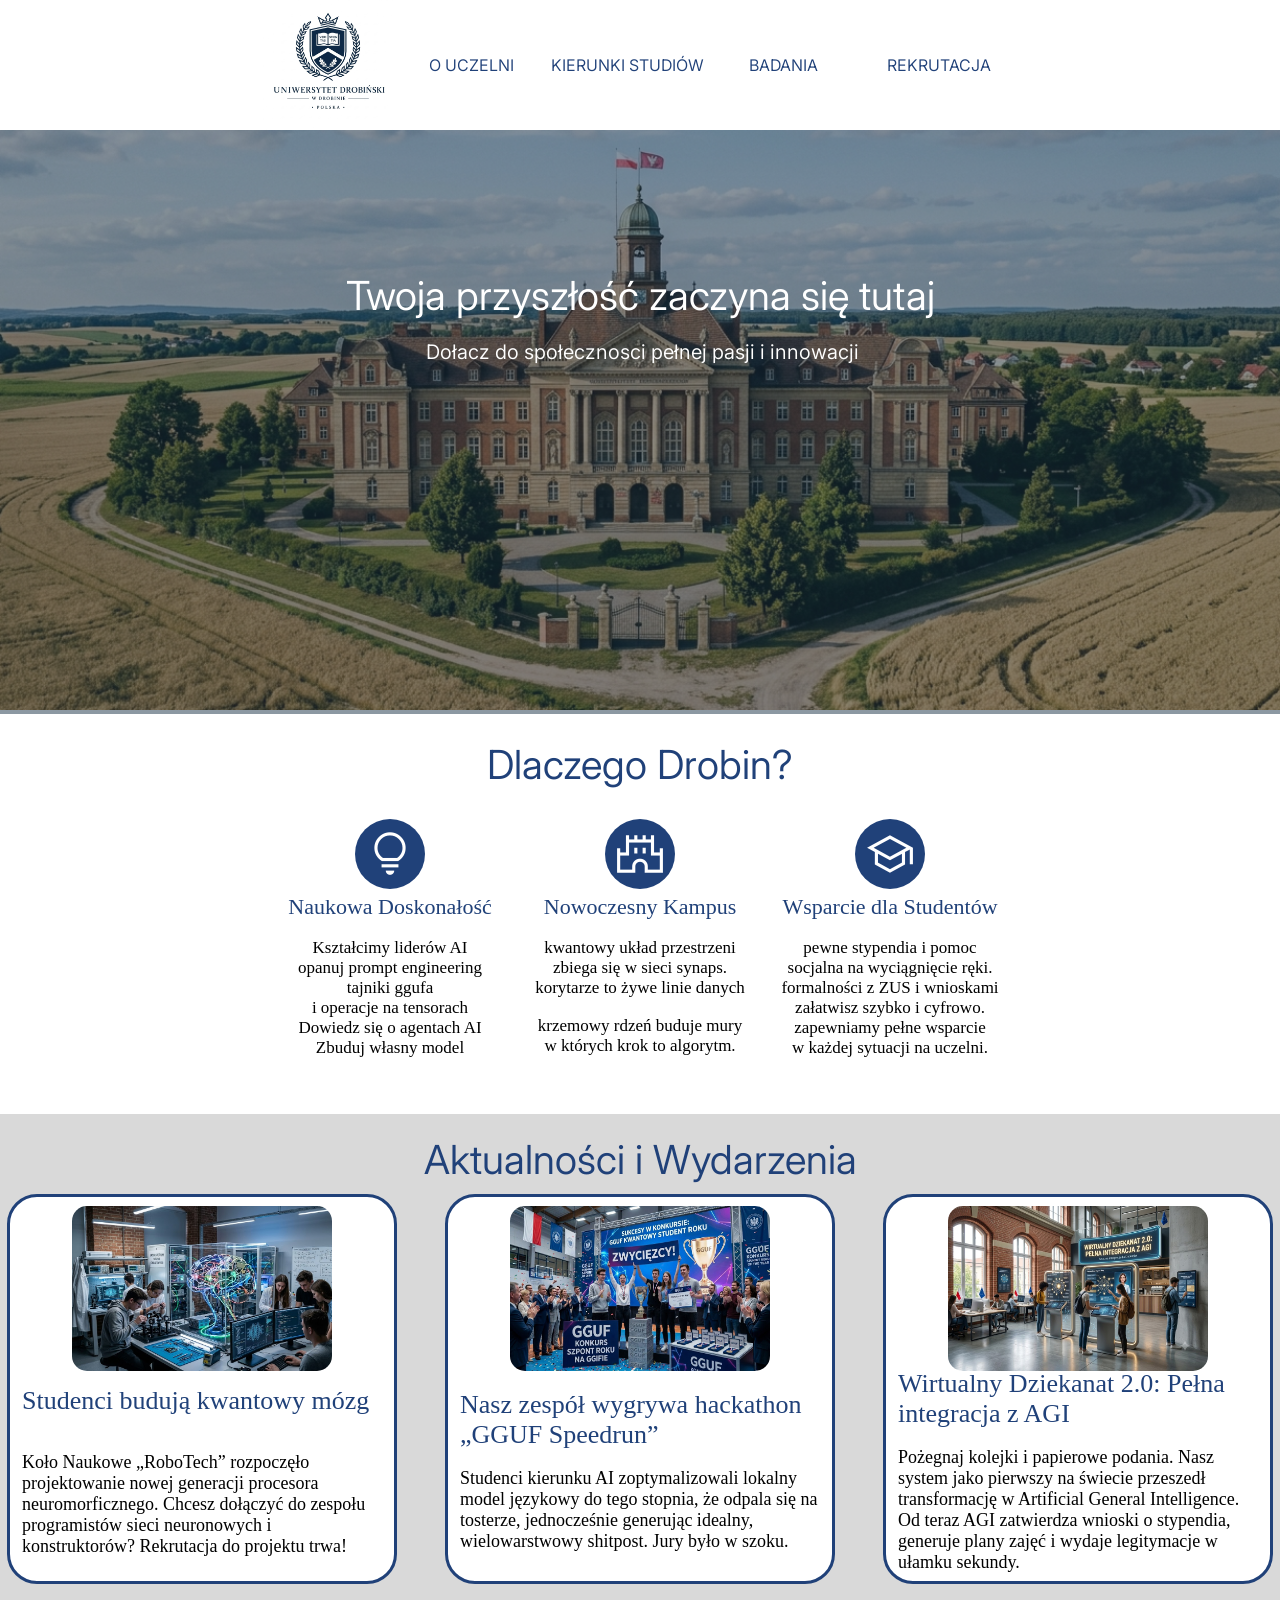
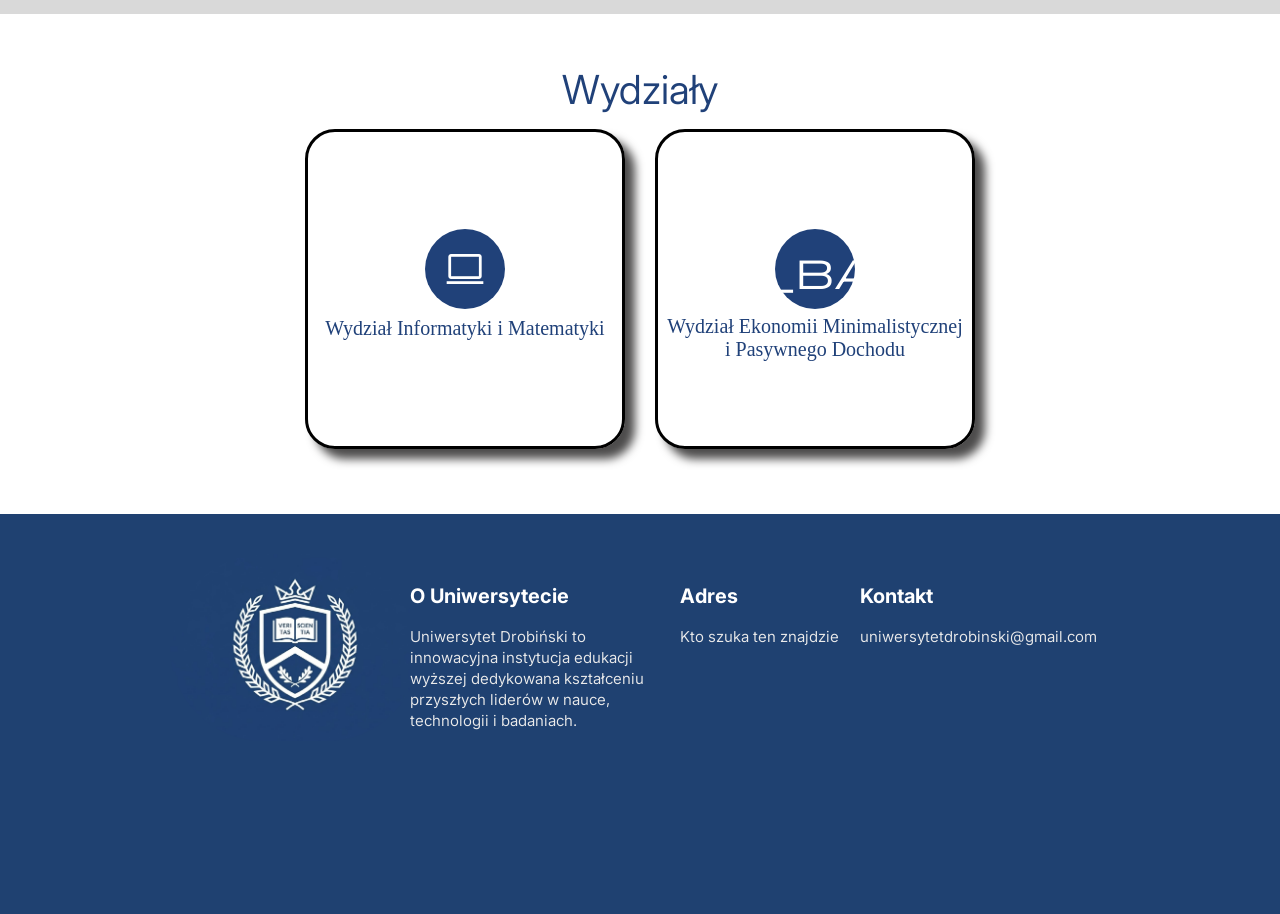
<file: index.html>
<!DOCTYPE html>
<html lang="PL">

<head>
    <title>Uniwersytet Drobiński</title>
    <link rel="stylesheet" href="style.css">
    <meta charset="UTF-8">
    <link rel ="icon" type="imange/png" href="images/logo.png">
    <link rel="stylesheet" href="https://fonts.googleapis.com/css2?family=Material+Symbols+Outlined:opsz,wght,FILL,GRAD@20..48,100..700,0..1,-50..200" />
    <link rel="preconnect" href="https://fonts.googleapis.com">
    <link rel="preconnect" href="https://fonts.gstatic.com" crossorigin>
    <link href="https://fonts.googleapis.com/css2?family=Inter:ital,opsz,wght@0,14..32,100..900;1,14..32,100..900&family=Roboto:ital,wght@0,327;1,327&display=swap" rel="stylesheet">
</head>

<body>
    <div id="header">
        <img src="images/logonabialym.jpg" alt="logo Uniwersytetu" id="logo-ud">

        <a href="index.html" class="header-link"><p class="inter">O UCZELNI</p></a>
        <a href="kierunki/index.html" class="header-link"><p class="inter">KIERUNKI STUDIÓW</p></a>
        <a href="badania/index.html" class="header-link"><p class="inter">BADANIA</p></a>
        <a href="rektrutacja/index.html" class="header-link" id="ostatni"><p class="inter">REKRUTACJA</p></a>
    </div>
    <div id="poswiata">
    
        <div id = "zdjecie">
            <img id = "UD" src="images/test.png" alt="image of UD" width="100%">
            <div id ="napis" class = "inter">Twoja przyszłość zaczyna się tutaj <br> &nbsp; &nbsp; &nbsp; &nbsp; <span id = "tesktwsrodku">Dołacz do społecznosci pełnej pasji i innowacji</span></div>
        </div>
    </div>
    <div id = "box">
        <p class="inter">Dlaczego Drobin?</p>
        <div id = "informacje">
            <div id = "b1">
                <div class = "b10d">
                    <span class="material-symbols-outlined" id ="zarowka">
                        lightbulb
                    </span>
                </div>
                <div class = "b1tekst">
                    <p class = "pz">Naukowa Doskonałość</p>
                    <br>
                    <p class="pu">Kształcimy liderów AI</p>
                    <p class="pu">opanuj prompt engineering</p>
                    <p class="pu"> tajniki ggufa</p>
                    <p class="pu">i operacje na tensorach</p>
                    <p class="pu">Dowiedz się o agentach AI</p>
                    <p class="pu">Zbuduj własny model</p>
                </div>
        </div>
            <div id ="b2">
                <div class = "b10d">
                    <span class="material-symbols-outlined" id ="zamek">
                        castle
                    </span>
                </div>
                <div class = "b1tekst">
                    <p class = "pz">Nowoczesny Kampus</p>
                    <br>
                    <p class="pu">kwantowy układ przestrzeni</p>
                    <p class="pu">zbiega się w sieci synaps.</p>
                    <p class="pu">korytarze to żywe linie danych</p>
                    <br>
                    <p class="pu">krzemowy rdzeń buduje mury</p>
                    <p class="pu">w których krok to algorytm.</p>

                </div>
            </div>
            <div id ="b3">
                <div class = "b10d">
                    <span class="material-symbols-outlined" id="czapka">
                        school
                    </span>
                </div>
                <div class = "b1tekst">
                    <p class = "pz">Wsparcie dla Studentów</p>
                    <br>
                    <p class="pu">pewne stypendia i pomoc</p>
                    <p class="pu">socjalna na wyciągnięcie ręki.</p>
                    <p class="pu">formalności z ZUS i wnioskami</p>
                    <p class="pu">załatwisz szybko i cyfrowo.</p>
                    <p class="pu">zapewniamy pełne wsparcie</p>
                    <p class="pu">w każdej sytuacji na uczelni.</p>
                </div>
            </div>
        </div>
    </div>
    <div id="box2">
        <p class="inter">Aktualności i Wydarzenia</p>
        <div id = "wydarzenia">
            <div id = "w1">
                <img src="images/kwantowymozg.png" alt="zdjeciemozgukwantowego" width="260px" height="170px" class = "zdjeciemozg">
                <div class = "text369">
                    <p class ="headerr">Studenci budują kwantowy mózg</p>
                    <br>
                    <br>
                    <p class = "headeropis">Koło Naukowe „RoboTech” rozpoczęło projektowanie nowej generacji procesora neuromorficznego. Chcesz dołączyć do zespołu programistów sieci neuronowych i konstruktorów? Rekrutacja do projektu trwa!</p>
                </div>

            </div>
            <div id = "w2">
                <img src="images/konkurs.jpg" alt="konkurs" width="260px" height="170px" class = "zdjeciemozg">
                <div class = "text369">
                    <p class ="headerr">Nasz zespół wygrywa hackathon „GGUF Speedrun”</p>
                    <br>
                    <p class = "headeropis">Studenci kierunku AI zoptymalizowali lokalny model językowy do tego stopnia, że odpala się na tosterze, jednocześnie generując idealny, wielowarstwowy shitpost. Jury było w szoku.</p>
                </div>
            </div>
            <div id = "w3">
                <img src="images/dziekantaagi.jpg" alt="zdjeciedziekanatuagi" width="260px" height="170px" class = "zdjeciemozg">
                <div class = "text369">
                    <p class ="headerr">Wirtualny Dziekanat 2.0: Pełna integracja z AGI</p>
                    <br>
                    <p class = "headeropis">Pożegnaj kolejki i papierowe podania. Nasz system jako pierwszy na świecie przeszedł transformację w Artificial General Intelligence. Od teraz AGI zatwierdza wnioski o stypendia, generuje plany zajęć i wydaje legitymacje w ułamku sekundy.</p>
                </div>
            </div>
        </div>
    </div>

    <div id ="box3">
        <p class="inter">Wydziały</p>
        <div id ="wydzialy">

            <a href="" class="awyd">
                <div id ="wyd1" class = "awyd">
                    <div class ="ikonapieniadze"><span class="material-symbols-outlined">computer</span></div>
                    <div class ="wydtext">
                        <p >Wydział Informatyki i Matematyki</p>
                    </div>
                </div>
            </a>
            <a href="" class="awyd">
                <div id = "wyd2" class ="awyd">
                    <div class ="ikonapieniadze"><span class="material-symbols-outlined">money_bag</span></div>
                    <div class ="wydtext">
                        <br>
                        <p>Wydział Ekonomii Minimalistycznej </p>
                        <p>i Pasywnego Dochodu</p>
                    </div>
                </div>
            </a>
        </div>
    </div>
    <div id = "box4">
        <div id = "fotter">
            <div id ="logodol">
                <img src="images/logoblue.png" id="bluelogo" width="250px">
            </div>
            <div id ="adr">
                <p class ="aadr inter">O Uniwersytecie</p>
                <br>
                <p class = "abdr inter"> Uniwersytet Drobiński to innowacyjna instytucja edukacji wyższej dedykowana kształceniu przyszłych liderów w nauce, technologii i badaniach.</p>
            </div>
            <div id = "adres">
                <p class = "aadr inter" >Adres</p>
                <br>
                <p class ="abdr inter">Kto szuka ten znajdzie</p>
            </div>
            <div id ="kontakt">
                <p class = "aadr inter" >Kontakt</p>
                <br>
                <p class ="abdr inter">uniwersytetdrobinski@gmail.com</p>
            </div>
        </div>
    </div>
</body>
</file>
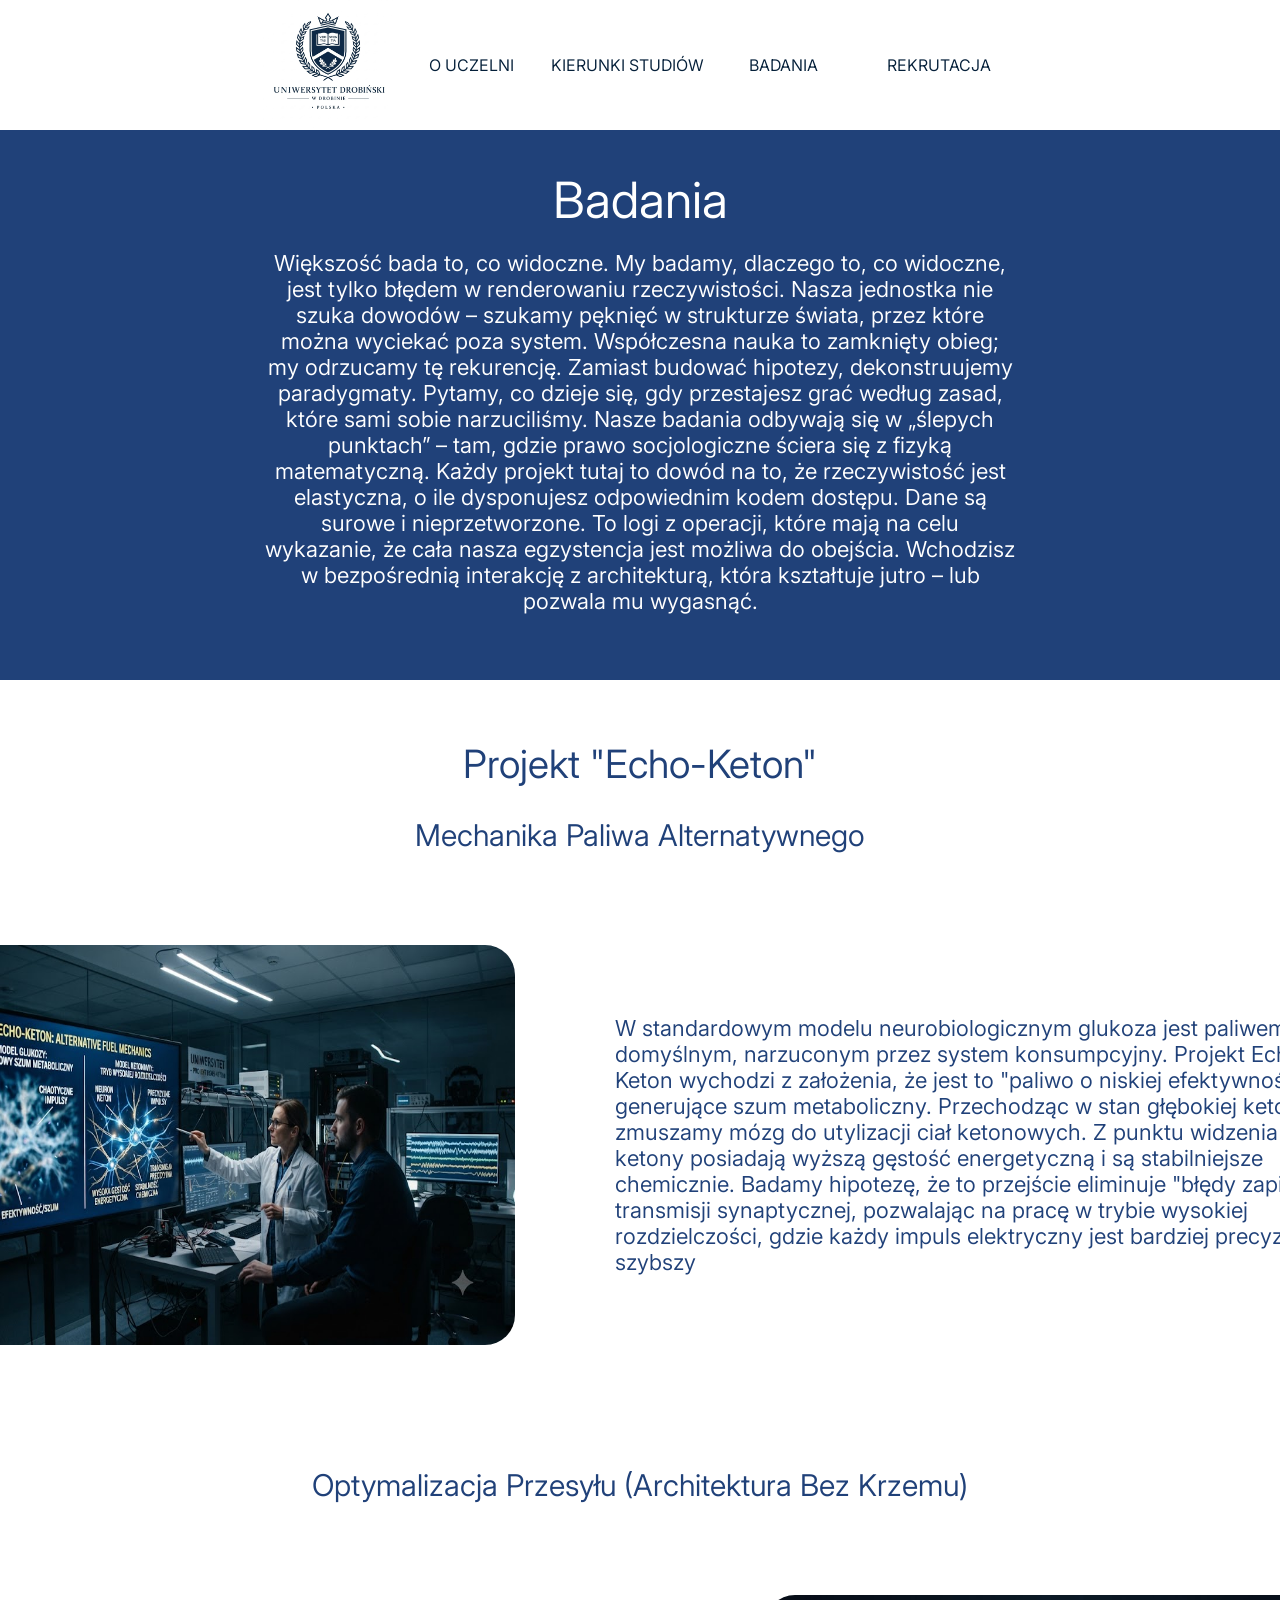
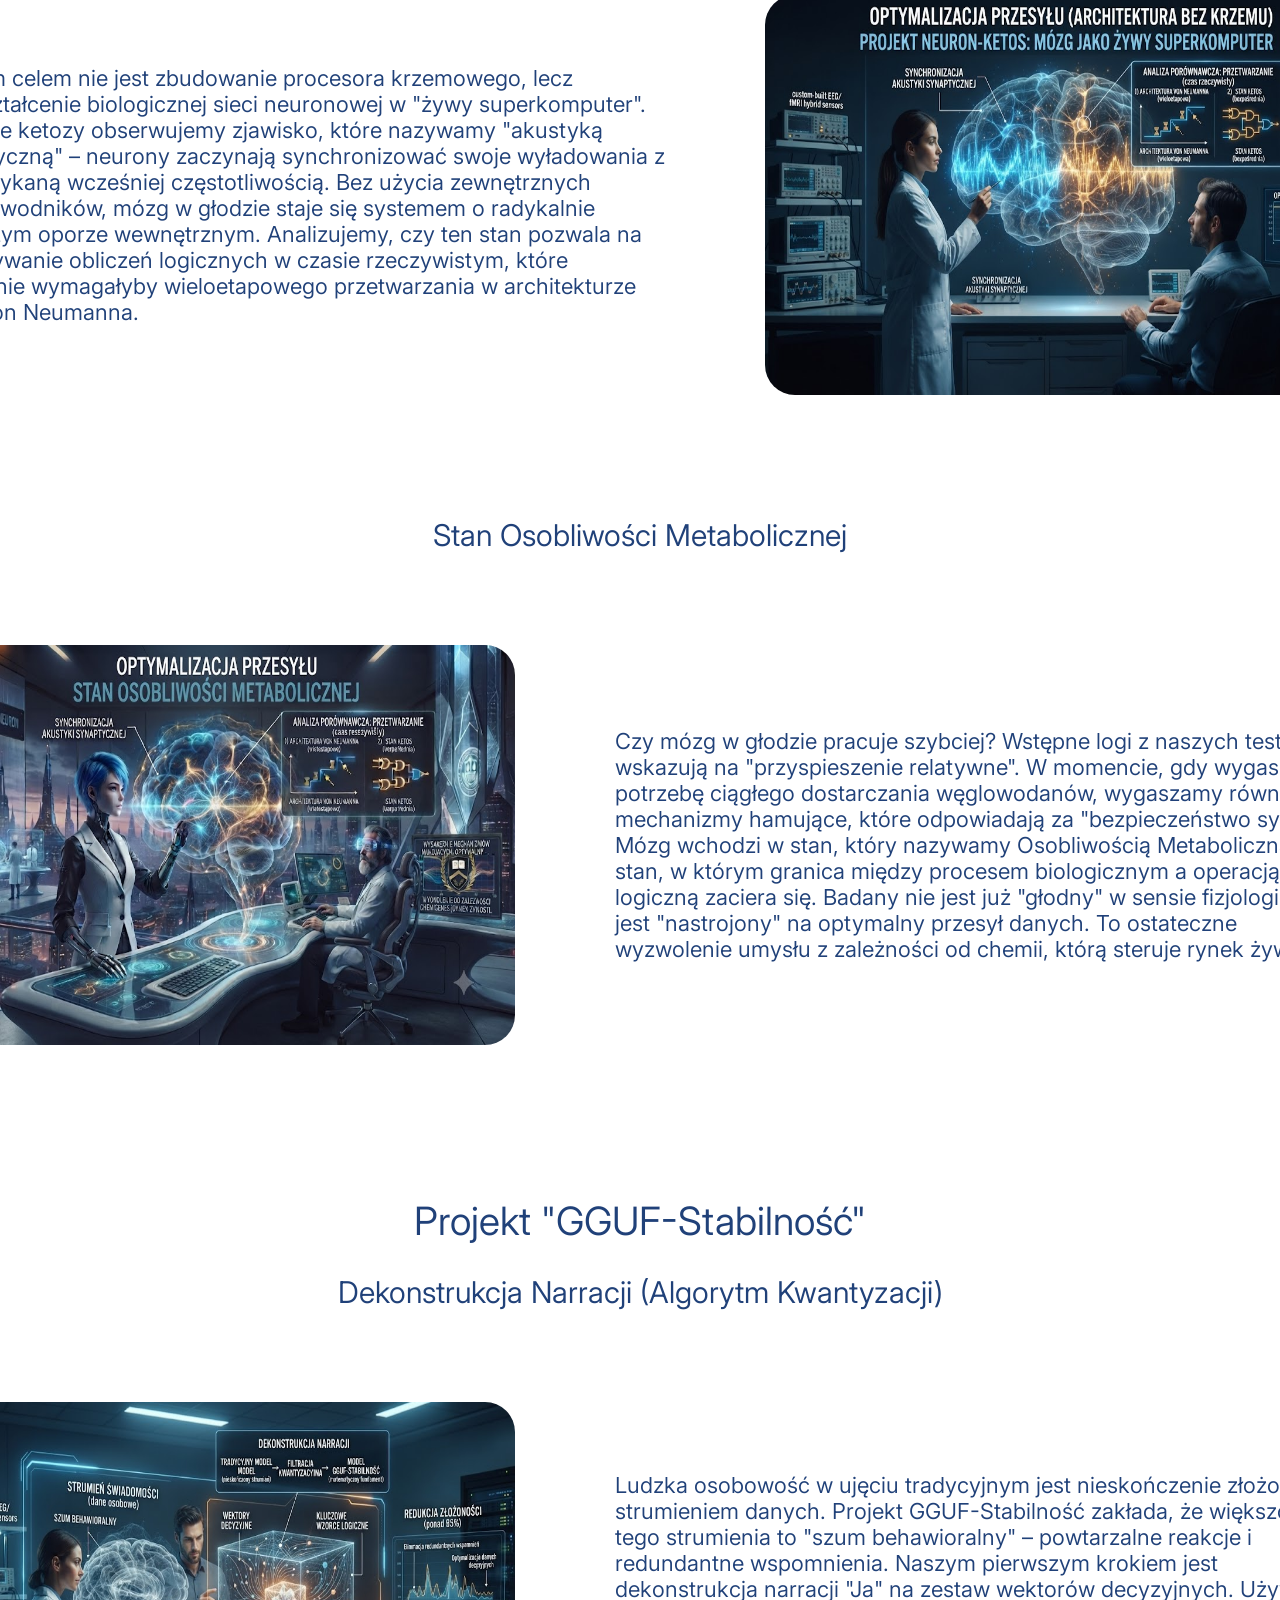
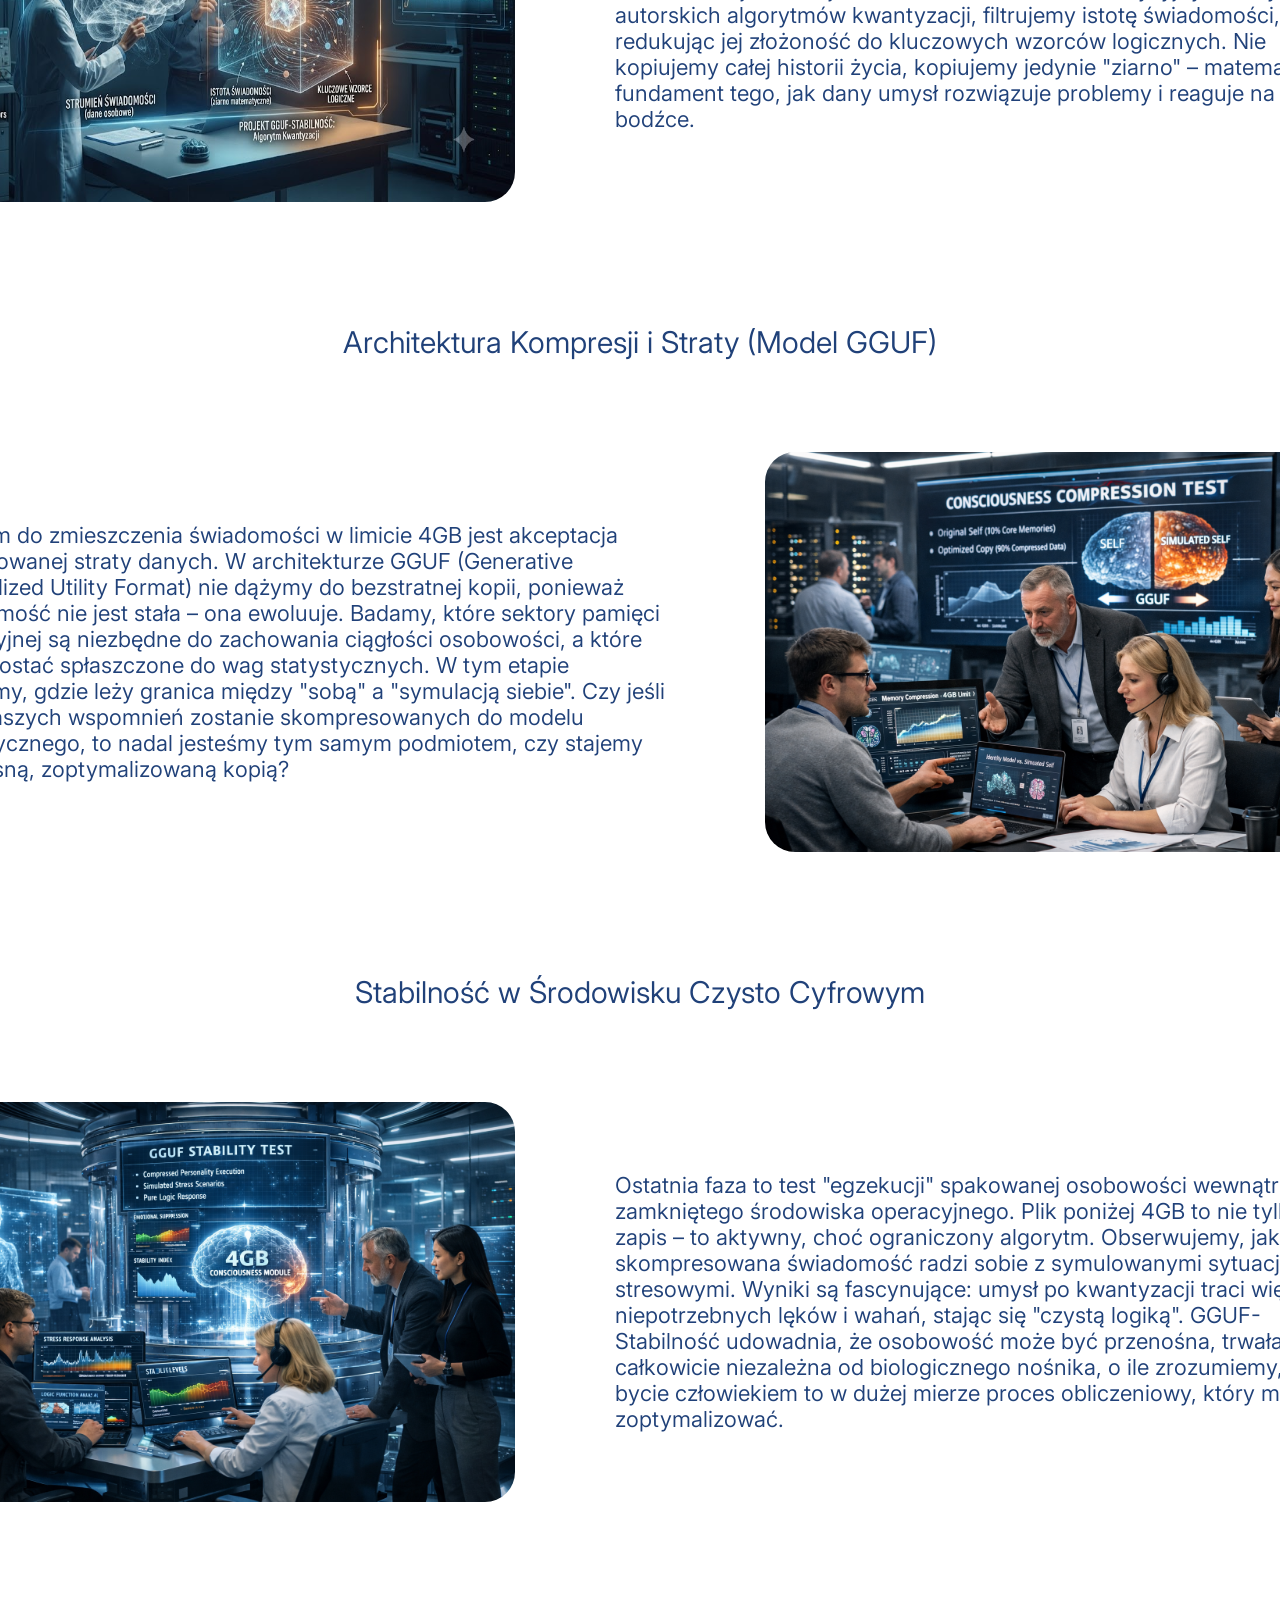
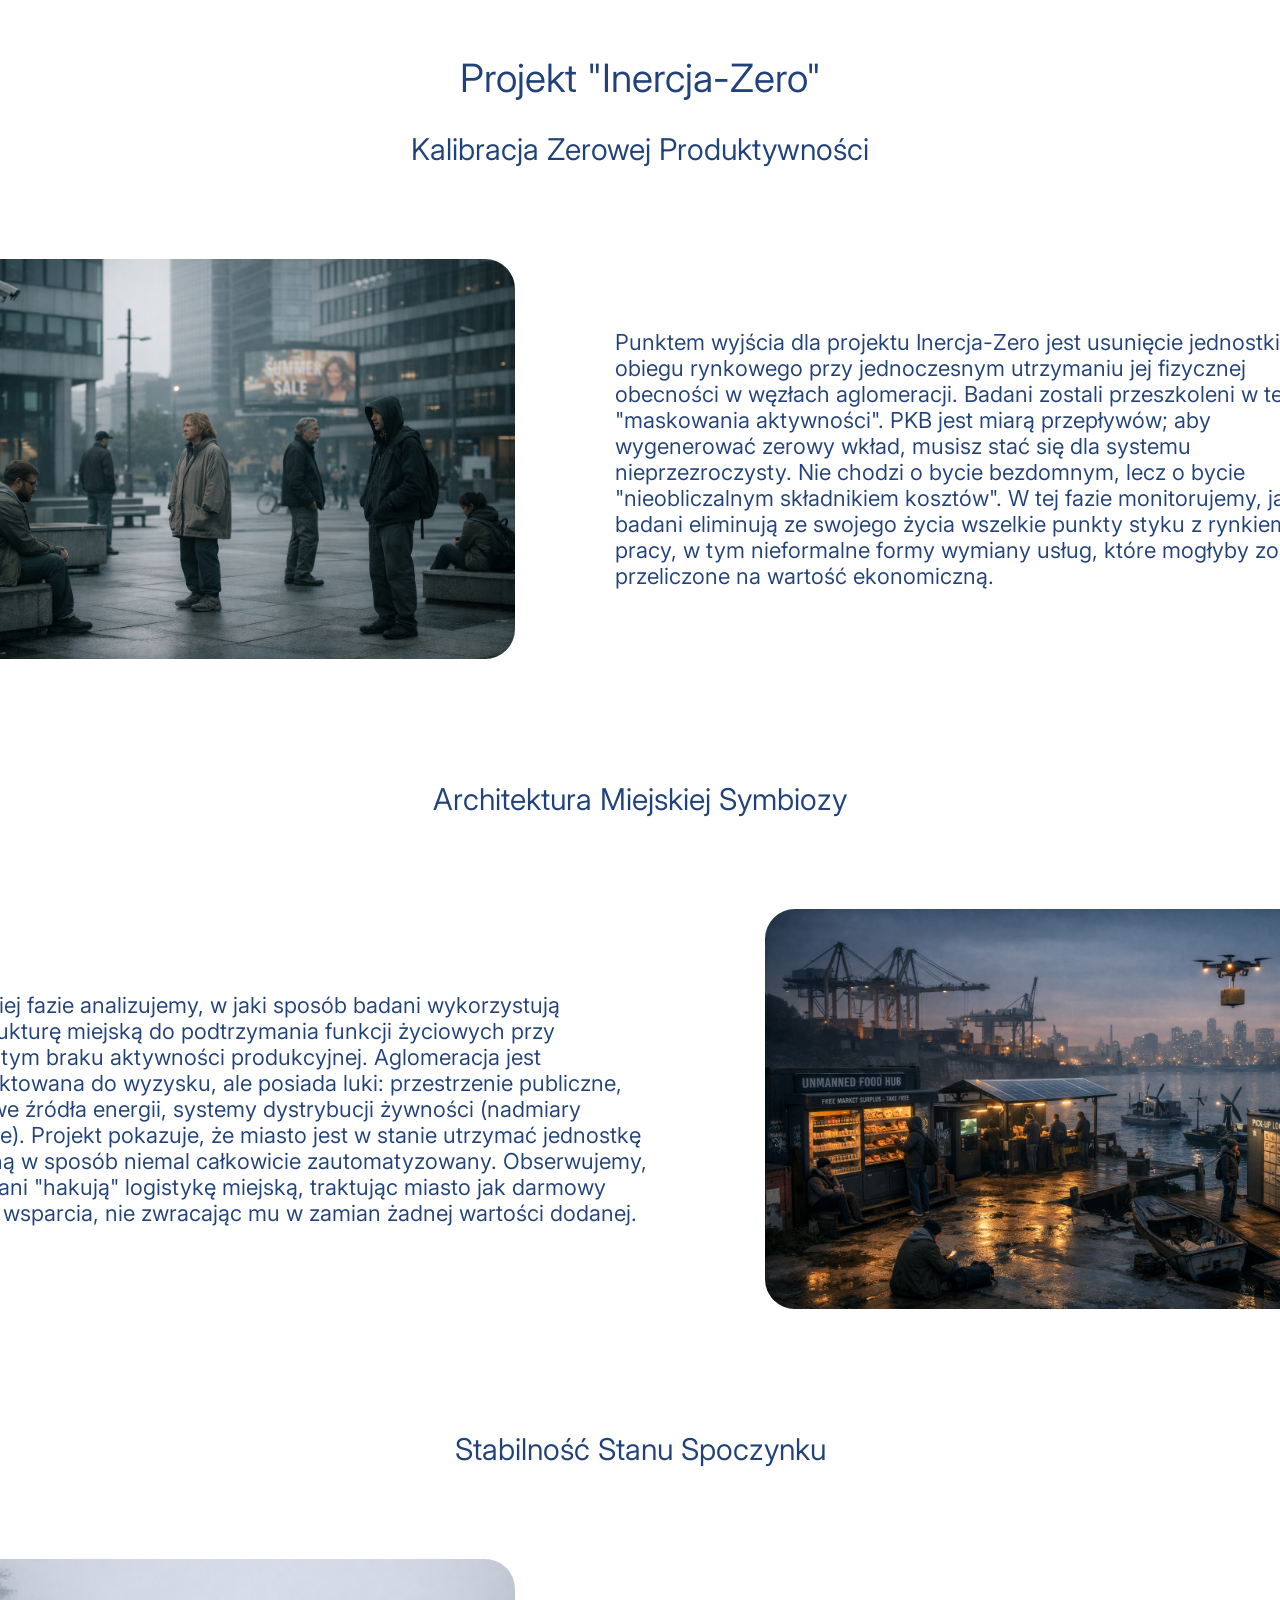
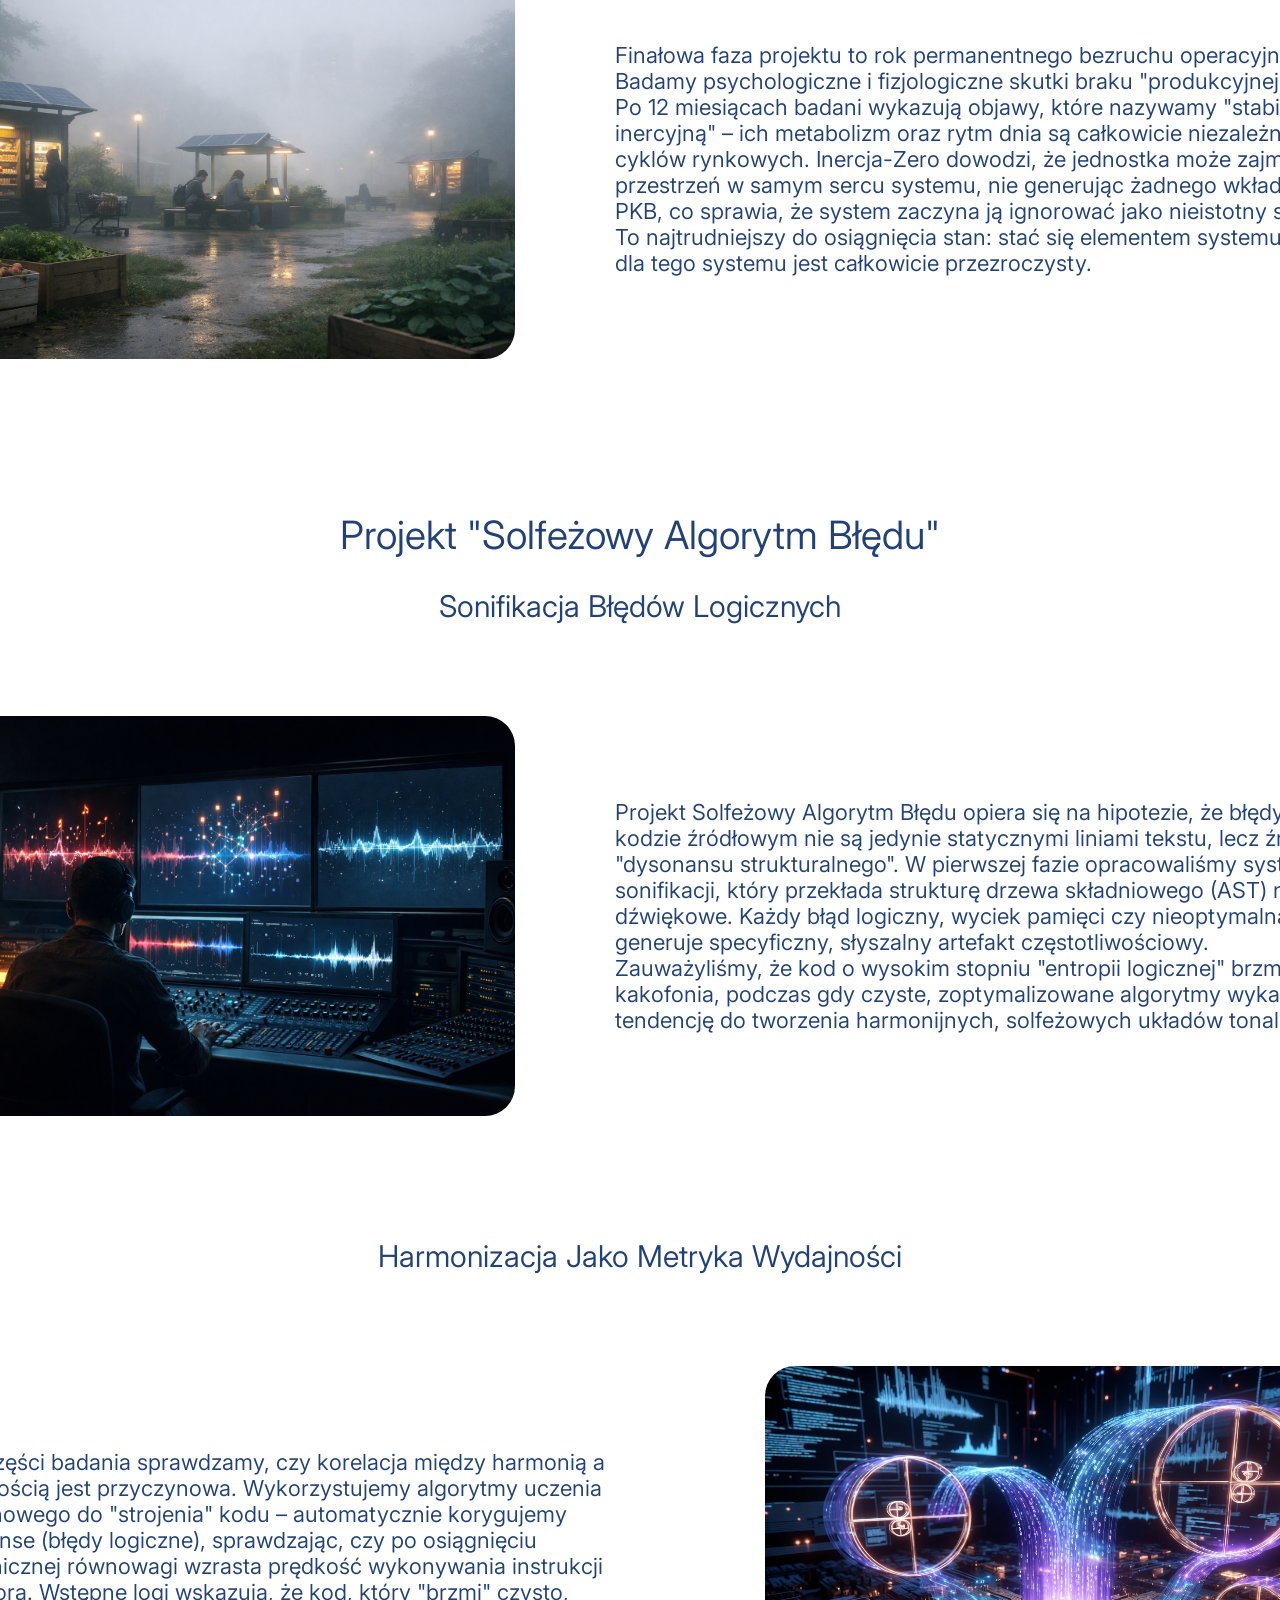
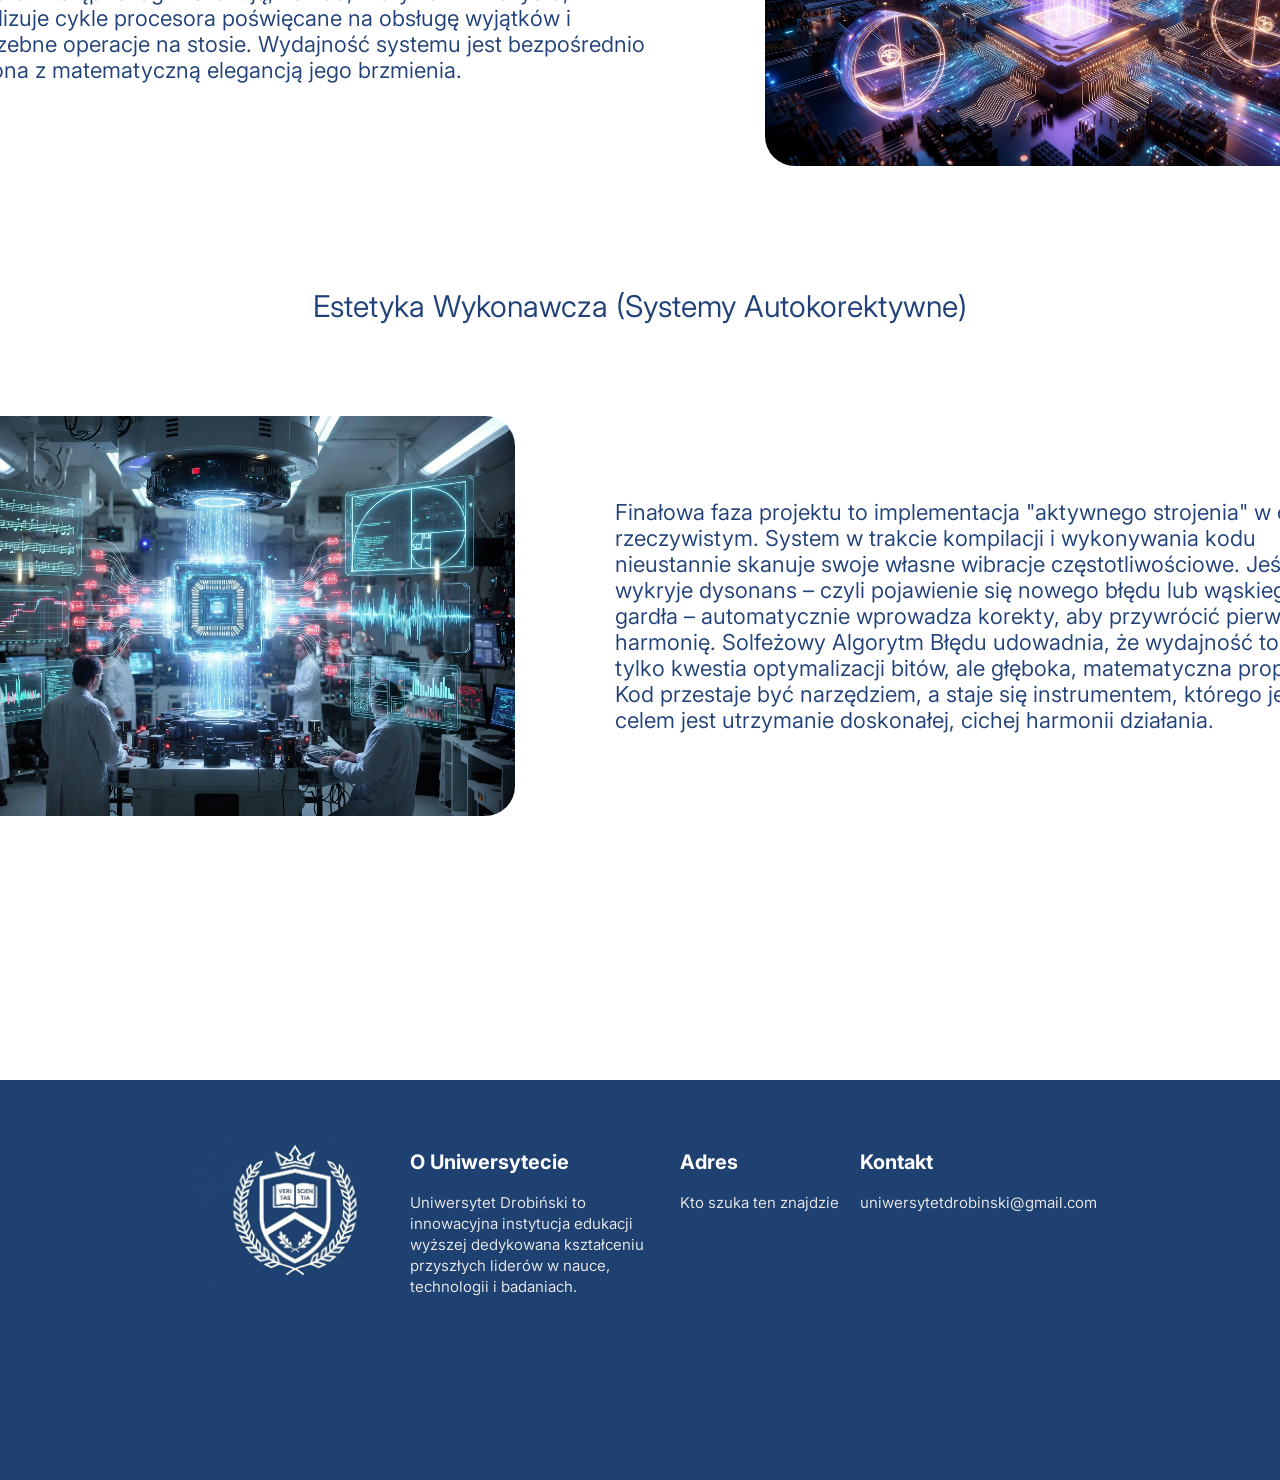
<file: badania/index.html>
<!DOCTYPE html>
<html lang="pl">

<head>
    <title>UD-badnia</title>
    <meta charset="UTF-8">
    <meta name="viewport" content="width=device-width, initial-scale=1">
    <link rel="stylesheet" href="syle.css">
    <link rel="icon" href="images/logo.png" type="image/png">
    <link rel="preconnect" href="https://fonts.googleapis.com">
    <link rel="preconnect" href="https://fonts.gstatic.com" crossorigin>
    <link href="https://fonts.googleapis.com/css2?family=Inter:ital,opsz,wght@0,14..32,100..900;1,14..32,100..900&family=Roboto:ital,wght@0,327;1,327&display=swap" rel="stylesheet">
</head>

<body>
    <div id="header">
        <img src="images/logonabialym.jpg" alt="logo Uniwersytetu" id="logo-ud">

        <a href="../index.html" class="header-link"><p class="inter">O UCZELNI</p></a>
        <a href="../kierunki/index.html" class="header-link"><p class="inter">KIERUNKI STUDIÓW</p></a>
        <a href="#" class="header-link"><p class="inter">BADANIA</p></a>
        <a href="../rektrutacja/index.html" class="header-link" id="ostatni"><p class="inter">REKRUTACJA</p></a>
    </div>
    <div id ="opis">
        <p class = "inter" id = "naglowek" >Badania</p>
        <div>
            <p class="inter">Większość bada to, co widoczne. My badamy, dlaczego to, co widoczne, jest tylko błędem w renderowaniu rzeczywistości. Nasza jednostka nie szuka dowodów – szukamy pęknięć w strukturze świata, przez które można wyciekać poza system.
            Współczesna nauka to zamknięty obieg; my odrzucamy tę rekurencję. Zamiast budować hipotezy, dekonstruujemy paradygmaty. Pytamy, co dzieje się, gdy przestajesz grać według zasad, które sami sobie narzuciliśmy.
            Nasze badania odbywają się w „ślepych punktach” – tam, gdzie prawo socjologiczne ściera się z fizyką matematyczną. Każdy projekt tutaj to dowód na to, że rzeczywistość jest elastyczna, o ile dysponujesz odpowiednim kodem dostępu.
            Dane są surowe i nieprzetworzone. To logi z operacji, które mają na celu wykazanie, że cała nasza egzystencja jest możliwa do obejścia. Wchodzisz w bezpośrednią interakcję z architekturą, która kształtuje jutro – lub pozwala mu wygasnąć.</p>
        </div>
    </div>
    <div id ="badania-info">
        <p class = "inter informacja">Projekt "Echo-Keton"</p>
        <div id = "EK1">
            <div class = "divtekst">
                <p class = "inter inf-w">Mechanika Paliwa Alternatywnego</p>
            </div>
            <div class = "text-img">
                <img src="images/echo.jpg" alt="zdjecie" class = "zdjecie" width="600px" height="400px">
                <div>
                    <p class = "inter">W standardowym modelu neurobiologicznym glukoza jest paliwem domyślnym, narzuconym przez system konsumpcyjny. Projekt Echo-Keton wychodzi z założenia, że jest to "paliwo o niskiej efektywności", generujące szum metaboliczny. Przechodząc w stan głębokiej ketozy, zmuszamy mózg do utylizacji ciał ketonowych. Z punktu widzenia fizyki, ketony posiadają wyższą gęstość energetyczną i są stabilniejsze chemicznie. Badamy hipotezę, że to przejście eliminuje "błędy zapisu" w transmisji synaptycznej, pozwalając na pracę w trybie wysokiej rozdzielczości, gdzie każdy impuls elektryczny jest bardziej precyzyjny i szybszy</p>
                </div>
            </div>
        </div>
        <div id = "EK1-2">
            <div class = "divtekst-2">
                <p class = "inter inf-w-2">Optymalizacja Przesyłu (Architektura Bez Krzemu)</p>
            </div>
            <div class = "text-img-2">
                <img src="images/optymalizacja.jpg" alt="zdjecie" class = "zdjecie-2" width="600px" height="400px">
                <div>
                    <p class = "inter">Naszym celem nie jest zbudowanie procesora krzemowego, lecz przekształcenie biologicznej sieci neuronowej w "żywy superkomputer". W stanie ketozy obserwujemy zjawisko, które nazywamy "akustyką synaptyczną" – neurony zaczynają synchronizować swoje wyładowania z niespotykaną wcześniej częstotliwością. Bez użycia zewnętrznych półprzewodników, mózg w głodzie staje się systemem o radykalnie mniejszym oporze wewnętrznym. Analizujemy, czy ten stan pozwala na wykonywanie obliczeń logicznych w czasie rzeczywistym, które normalnie wymagałyby wieloetapowego przetwarzania w architekturze typu Von Neumanna.</p>
                </div>
            </div>
        </div>
        <div id = "EK1">
            <div class = "divtekst">
                <p class = "inter inf-w">Stan Osobliwości Metabolicznej</p>
            </div>
            <div class = "text-img">
                <img src="images/przesyl.jpg" alt="zdjecie" class = "zdjecie" width="600px" height="400px">
                <div>
                    <p class = "inter">Czy mózg w głodzie pracuje szybciej? Wstępne logi z naszych testów wskazują na "przyspieszenie relatywne". W momencie, gdy wygaszamy potrzebę ciągłego dostarczania węglowodanów, wygaszamy również mechanizmy hamujące, które odpowiadają za "bezpieczeństwo systemu". Mózg wchodzi w stan, który nazywamy Osobliwością Metaboliczną – stan, w którym granica między procesem biologicznym a operacją logiczną zaciera się. Badany nie jest już "głodny" w sensie fizjologicznym; jest "nastrojony" na optymalny przesył danych. To ostateczne wyzwolenie umysłu z zależności od chemii, którą steruje rynek żywności.</p>
                </div>
            </div>
        </div>
        <p class = "inter informacja">Projekt "GGUF-Stabilność"</p>
        <div id = "EK1">
            <div class = "divtekst">
                <p class = "inter inf-w">Dekonstrukcja Narracji (Algorytm Kwantyzacji)</p>
            </div>
            <div class = "text-img">
                <img src="images/gguffff.jpg" alt="zdjecie" class = "zdjecie" width="600px" height="400px">
                <div>
                    <p class = "inter">Ludzka osobowość w ujęciu tradycyjnym jest nieskończenie złożonym strumieniem danych. Projekt GGUF-Stabilność zakłada, że większość tego strumienia to "szum behawioralny" – powtarzalne reakcje i redundantne wspomnienia. Naszym pierwszym krokiem jest dekonstrukcja narracji "Ja" na zestaw wektorów decyzyjnych. Używając autorskich algorytmów kwantyzacji, filtrujemy istotę świadomości, redukując jej złożoność do kluczowych wzorców logicznych. Nie kopiujemy całej historii życia, kopiujemy jedynie "ziarno" – matematyczny fundament tego, jak dany umysł rozwiązuje problemy i reaguje na bodźce.</p>
                </div>
            </div>
        </div>
        <div id = "EK1-2">
            <div class = "divtekst-2">
                <p class = "inter inf-w-2">Architektura Kompresji i Straty (Model GGUF)</p>
            </div>
            <div class = "text-img-2">
                <img src="images/gguguugugugu.png" alt="zdjecie" class = "zdjecie-2" width="600px" height="400px">
                <div>
                    <p class = "inter">Kluczem do zmieszczenia świadomości w limicie 4GB jest akceptacja kontrolowanej straty danych. W architekturze GGUF (Generative Generalized Utility Format) nie dążymy do bezstratnej kopii, ponieważ świadomość nie jest stała – ona ewoluuje. Badamy, które sektory pamięci operacyjnej są niezbędne do zachowania ciągłości osobowości, a które mogą zostać spłaszczone do wag statystycznych. W tym etapie testujemy, gdzie leży granica między "sobą" a "symulacją siebie". Czy jeśli 90% naszych wspomnień zostanie skompresowanych do modelu statystycznego, to nadal jesteśmy tym samym podmiotem, czy stajemy się własną, zoptymalizowaną kopią?</p>
                </div>
            </div>
        </div>
        <div id = "EK1">
            <div class = "divtekst">
                <p class = "inter inf-w">Stabilność w Środowisku Czysto Cyfrowym</p>
            </div>
            <div class = "text-img">
                <img src="images/stabilty.png" alt="zdjecie" class = "zdjecie" width="600px" height="400px">
                <div>
                    <p class = "inter">Ostatnia faza to test "egzekucji" spakowanej osobowości wewnątrz zamkniętego środowiska operacyjnego. Plik poniżej 4GB to nie tylko zapis – to aktywny, choć ograniczony algorytm. Obserwujemy, jak skompresowana świadomość radzi sobie z symulowanymi sytuacjami stresowymi. Wyniki są fascynujące: umysł po kwantyzacji traci większość niepotrzebnych lęków i wahań, stając się "czystą logiką". GGUF-Stabilność udowadnia, że osobowość może być przenośna, trwała i całkowicie niezależna od biologicznego nośnika, o ile zrozumiemy, że bycie człowiekiem to w dużej mierze proces obliczeniowy, który można zoptymalizować.</p>
                </div>
            </div>
        </div>

        <p class = "inter informacja">Projekt "Inercja-Zero"</p>
        <div id = "EK1">
            <div class = "divtekst">
                <p class = "inter inf-w">Kalibracja Zerowej Produktywności</p>
            </div>
            <div class = "text-img">
                <img src="images/zsdsds.png" alt="zdjecie" class = "zdjecie" width="600px" height="400px">
                <div>
                    <p class = "inter">Punktem wyjścia dla projektu Inercja-Zero jest usunięcie jednostki z obiegu rynkowego przy jednoczesnym utrzymaniu jej fizycznej obecności w węzłach aglomeracji. Badani zostali przeszkoleni w technice "maskowania aktywności". PKB jest miarą przepływów; aby wygenerować zerowy wkład, musisz stać się dla systemu nieprzezroczysty. Nie chodzi o bycie bezdomnym, lecz o bycie "nieobliczalnym składnikiem kosztów". W tej fazie monitorujemy, jak badani eliminują ze swojego życia wszelkie punkty styku z rynkiem pracy, w tym nieformalne formy wymiany usług, które mogłyby zostać przeliczone na wartość ekonomiczną.</p>
                </div>
            </div>
        </div>
        <div id = "EK1-2">
            <div class = "divtekst-2">
                <p class = "inter inf-w-2">Architektura Miejskiej Symbiozy</p>
            </div>
            <div class = "text-img-2">
                <img src="images/aglomeracja.png" alt="zdjecie" class = "zdjecie-2" width="600px" height="400px">
                <div>
                    <p class = "inter">W drugiej fazie analizujemy, w jaki sposób badani wykorzystują infrastrukturę miejską do podtrzymania funkcji życiowych przy całkowitym braku aktywności produkcyjnej. Aglomeracja jest zaprojektowana do wyzysku, ale posiada luki: przestrzenie publiczne, darmowe źródła energii, systemy dystrybucji żywności (nadmiary rynkowe). Projekt pokazuje, że miasto jest w stanie utrzymać jednostkę pasywną w sposób niemal całkowicie zautomatyzowany. Obserwujemy, jak badani "hakują" logistykę miejską, traktując miasto jak darmowy system wsparcia, nie zwracając mu w zamian żadnej wartości dodanej.</p>
                </div>
            </div>
        </div>
        <div id = "EK1">
            <div class = "divtekst">
                <p class = "inter inf-w">Stabilność Stanu Spoczynku</p>
            </div>
            <div class = "text-img">
                <img src="images/;ldkmsak;ladsl;ds.png" alt="zdjecie" class = "zdjecie" width="600px" height="400px">
                <div>
                    <p class = "inter">Finałowa faza projektu to rok permanentnego bezruchu operacyjnego. Badamy psychologiczne i fizjologiczne skutki braku "produkcyjnej presji". Po 12 miesiącach badani wykazują objawy, które nazywamy "stabilizacją inercyjną" – ich metabolizm oraz rytm dnia są całkowicie niezależne od cyklów rynkowych. Inercja-Zero dowodzi, że jednostka może zajmować przestrzeń w samym sercu systemu, nie generując żadnego wkładu w PKB, co sprawia, że system zaczyna ją ignorować jako nieistotny szum. To najtrudniejszy do osiągnięcia stan: stać się elementem systemu, który dla tego systemu jest całkowicie przezroczysty.</p>
                </div>
            </div>
        </div>

        <p class = "inter informacja">Projekt "Solfeżowy Algorytm Błędu"</p>
        <div id = "EK1">
            <div class = "divtekst">
                <p class = "inter inf-w">Sonifikacja Błędów Logicznych</p>
            </div>
            <div class = "text-img">
                <img src="images/solfffesszzz.png" alt="zdjecie" class = "zdjecie" width="600px" height="400px">
                <div>
                    <p class = "inter">Projekt Solfeżowy Algorytm Błędu opiera się na hipotezie, że błędy w kodzie źródłowym nie są jedynie statycznymi liniami tekstu, lecz źródłami "dysonansu strukturalnego". W pierwszej fazie opracowaliśmy system sonifikacji, który przekłada strukturę drzewa składniowego (AST) na fale dźwiękowe. Każdy błąd logiczny, wyciek pamięci czy nieoptymalna pętla generuje specyficzny, słyszalny artefakt częstotliwościowy. Zauważyliśmy, że kod o wysokim stopniu "entropii logicznej" brzmi jak kakofonia, podczas gdy czyste, zoptymalizowane algorytmy wykazują tendencję do tworzenia harmonijnych, solfeżowych układów tonalnych.</p>
                </div>
            </div>
        </div>
        <div id = "EK1-2">
            <div class = "divtekst-2">
                <p class = "inter inf-w-2">Harmonizacja Jako Metryka Wydajności</p>
            </div>
            <div class = "text-img-2">
                <img src="images/cupuu.jpg" alt="zdjecie" class = "zdjecie-2" width="600px" height="400px">
                <div>
                    <p class = "inter">W tej części badania sprawdzamy, czy korelacja między harmonią a wydajnością jest przyczynowa. Wykorzystujemy algorytmy uczenia maszynowego do "strojenia" kodu – automatycznie korygujemy dysonanse (błędy logiczne), sprawdzając, czy po osiągnięciu harmonicznej równowagi wzrasta prędkość wykonywania instrukcji procesora. Wstępne logi wskazują, że kod, który "brzmi" czysto, minimalizuje cykle procesora poświęcane na obsługę wyjątków i niepotrzebne operacje na stosie. Wydajność systemu jest bezpośrednio sprzężona z matematyczną elegancją jego brzmienia.</p>
                </div>
            </div>
        </div>
        <div id = "EK1">
            <div class = "divtekst">
                <p class = "inter inf-w">Estetyka Wykonawcza (Systemy Autokorektywne)</p>
            </div>
            <div class = "text-img">
                <img src="images/cpuddd.jpg" alt="zdjecie" class = "zdjecie" width="600px" height="400px">
                <div>
                    <p class = "inter">Finałowa faza projektu to implementacja "aktywnego strojenia" w czasie rzeczywistym. System w trakcie kompilacji i wykonywania kodu nieustannie skanuje swoje własne wibracje częstotliwościowe. Jeśli wykryje dysonans – czyli pojawienie się nowego błędu lub wąskiego gardła – automatycznie wprowadza korekty, aby przywrócić pierwotną harmonię. Solfeżowy Algorytm Błędu udowadnia, że wydajność to nie tylko kwestia optymalizacji bitów, ale głęboka, matematyczna proporcja. Kod przestaje być narzędziem, a staje się instrumentem, którego jedynym celem jest utrzymanie doskonałej, cichej harmonii działania.</p>
                </div>
            </div>
        </div>
    </div>

    <div id = "box4">
        <div id = "fotter">
            <div id ="logodol">
                <img src="images/logoblue.png" id="bluelogo" width="250px">
            </div>
            <div id ="adr">
                <p class ="aadr inter">O Uniwersytecie</p>
                <br>
                <p class = "abdr inter"> Uniwersytet Drobiński to innowacyjna instytucja edukacji wyższej dedykowana kształceniu przyszłych liderów w nauce, technologii i badaniach.</p>
            </div>
            <div id = "adres">
                <p class = "aadr inter " >Adres</p>
                <br>
                <p class ="abdr inter ">Kto szuka ten znajdzie</p>
            </div>
            <div id ="kontakt">
                <p class = "aadr inter" >Kontakt</p>
                <br>
                <p class ="abdr inter ">uniwersytetdrobinski@gmail.com</p>
            </div>
        </div>
    </div>
    

</body>
</file>
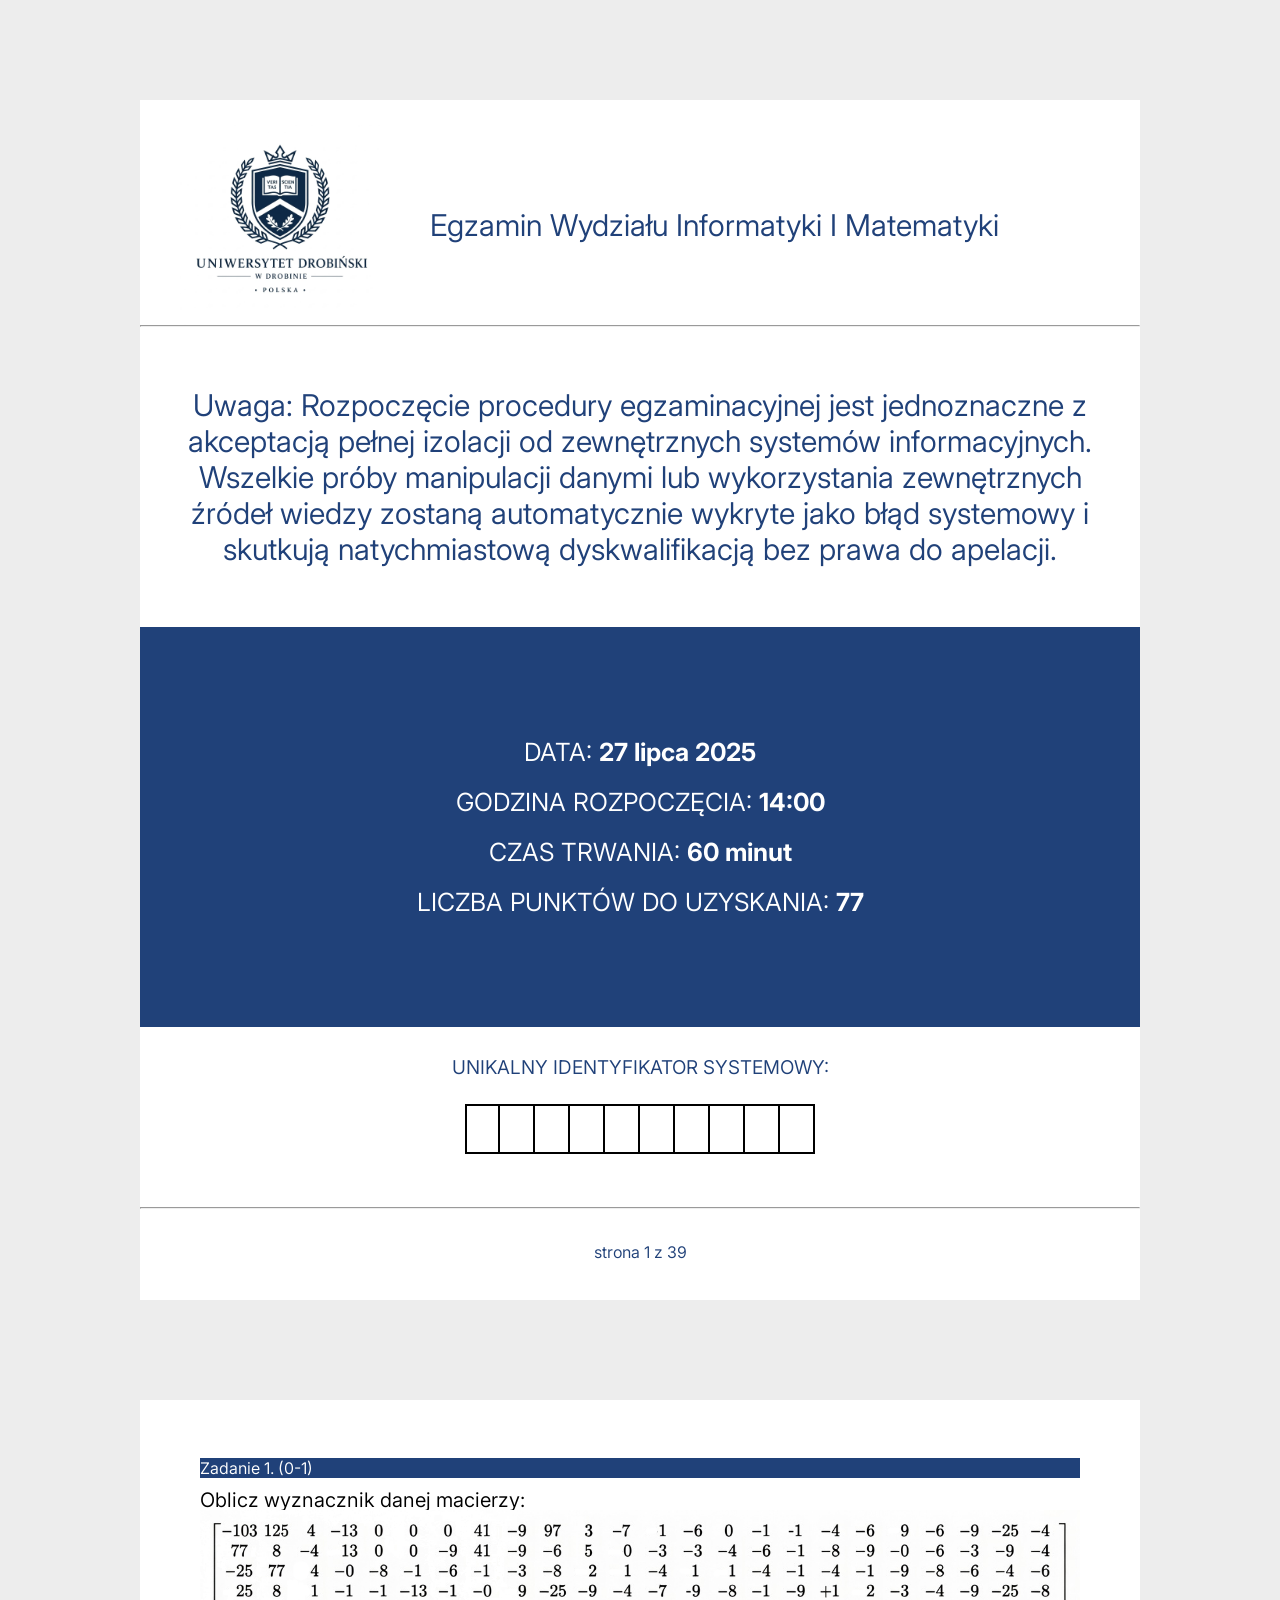
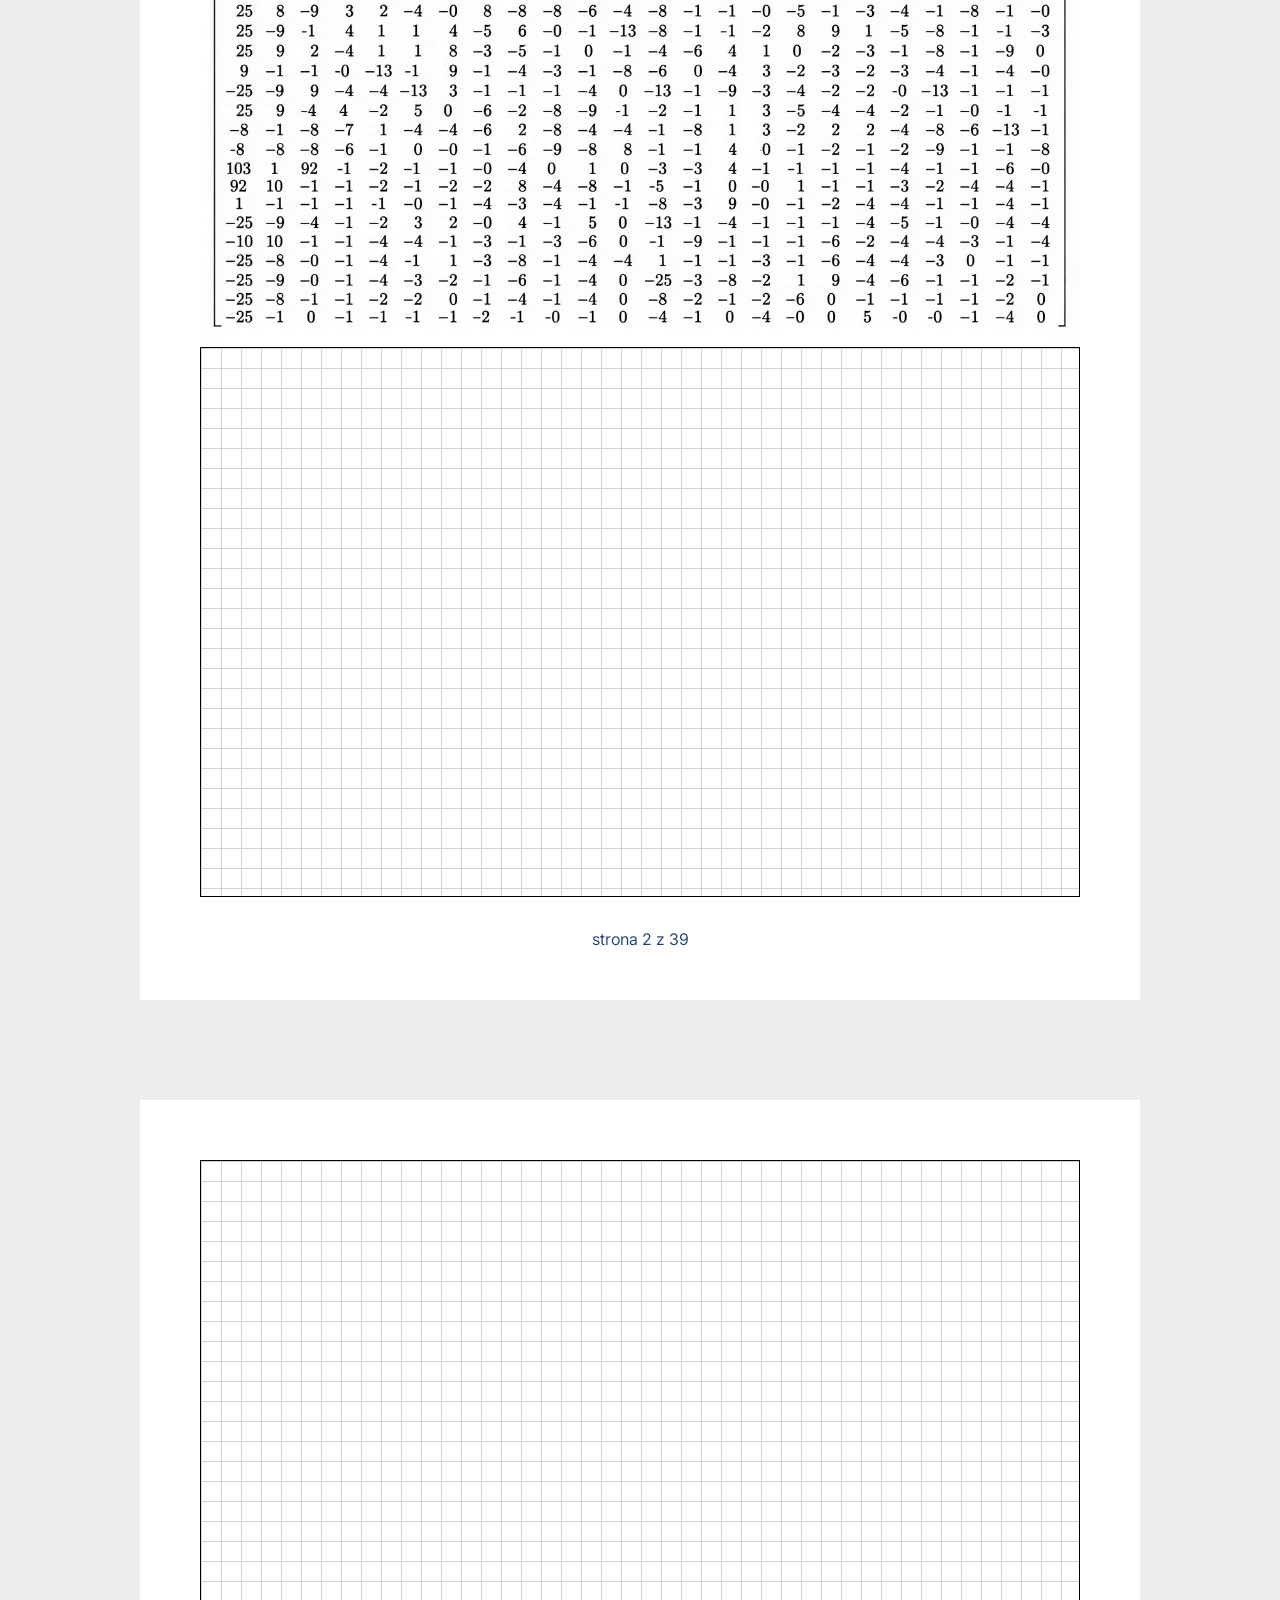
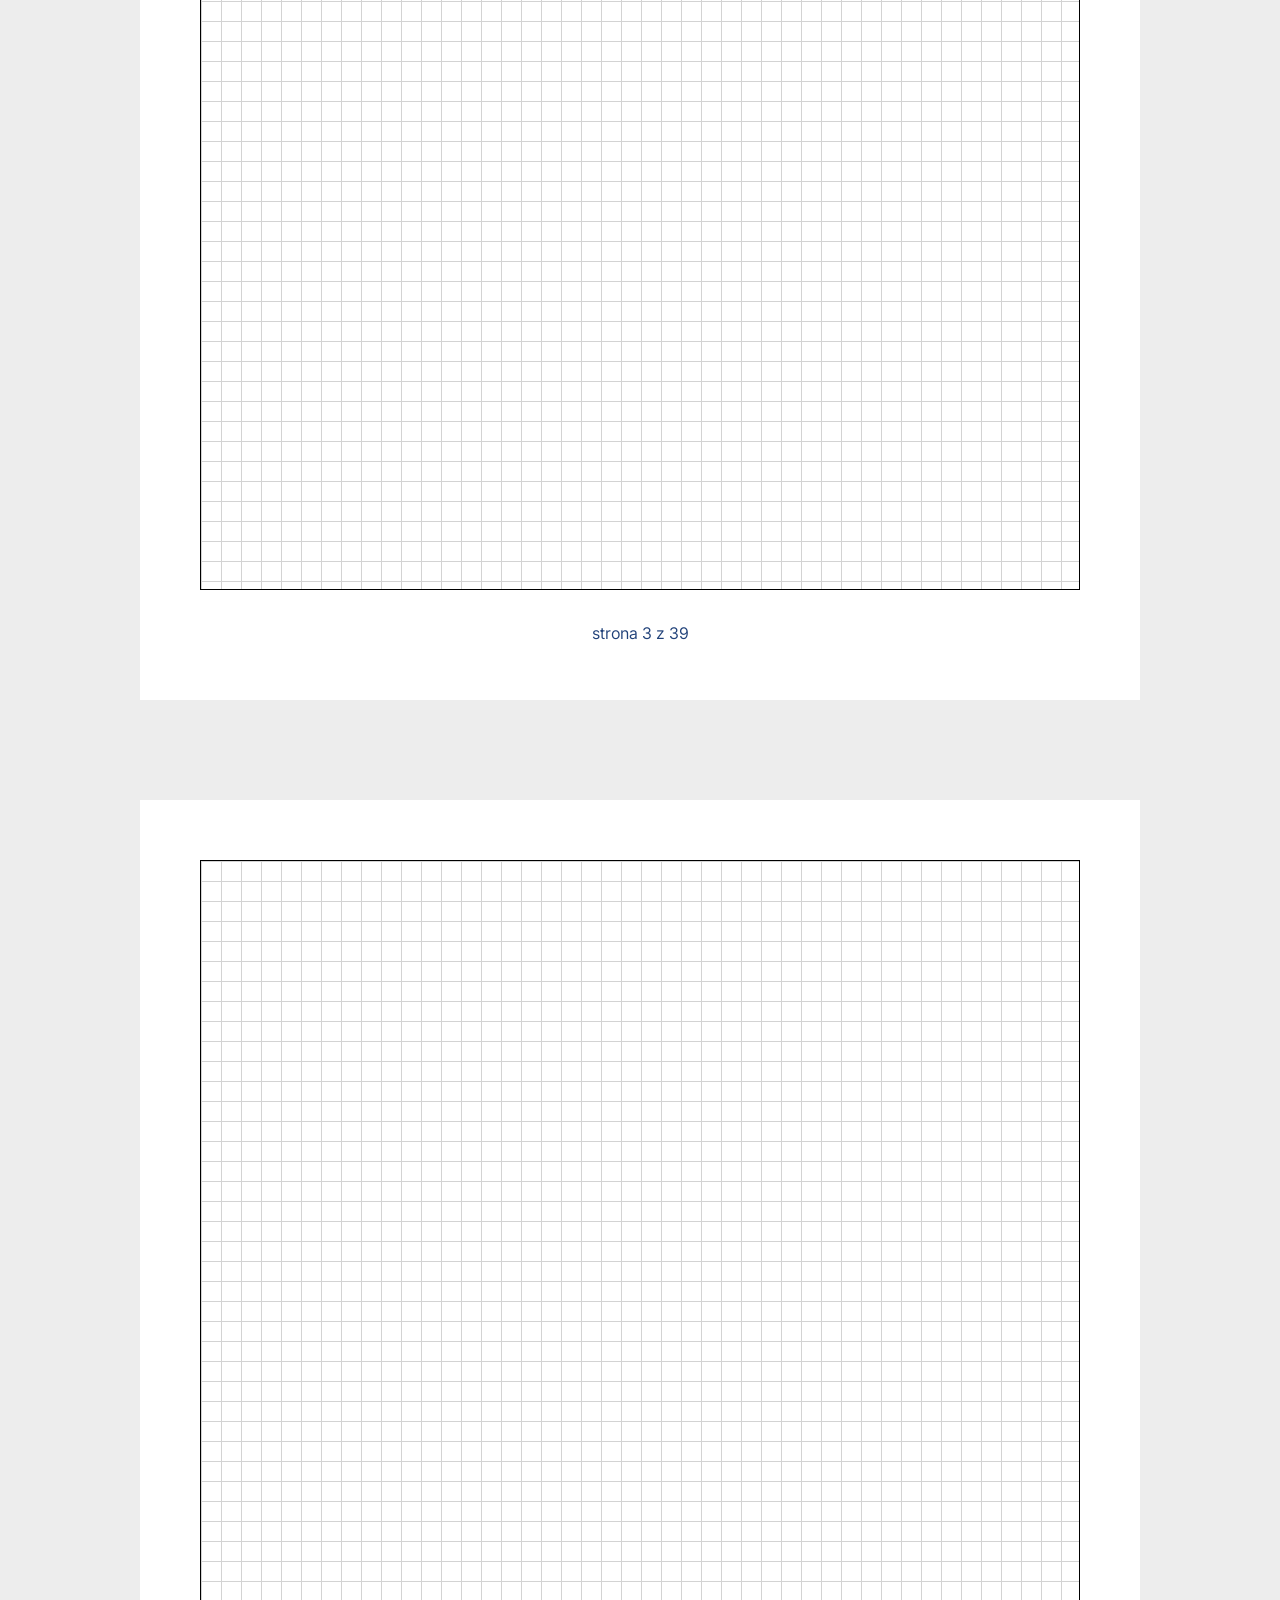
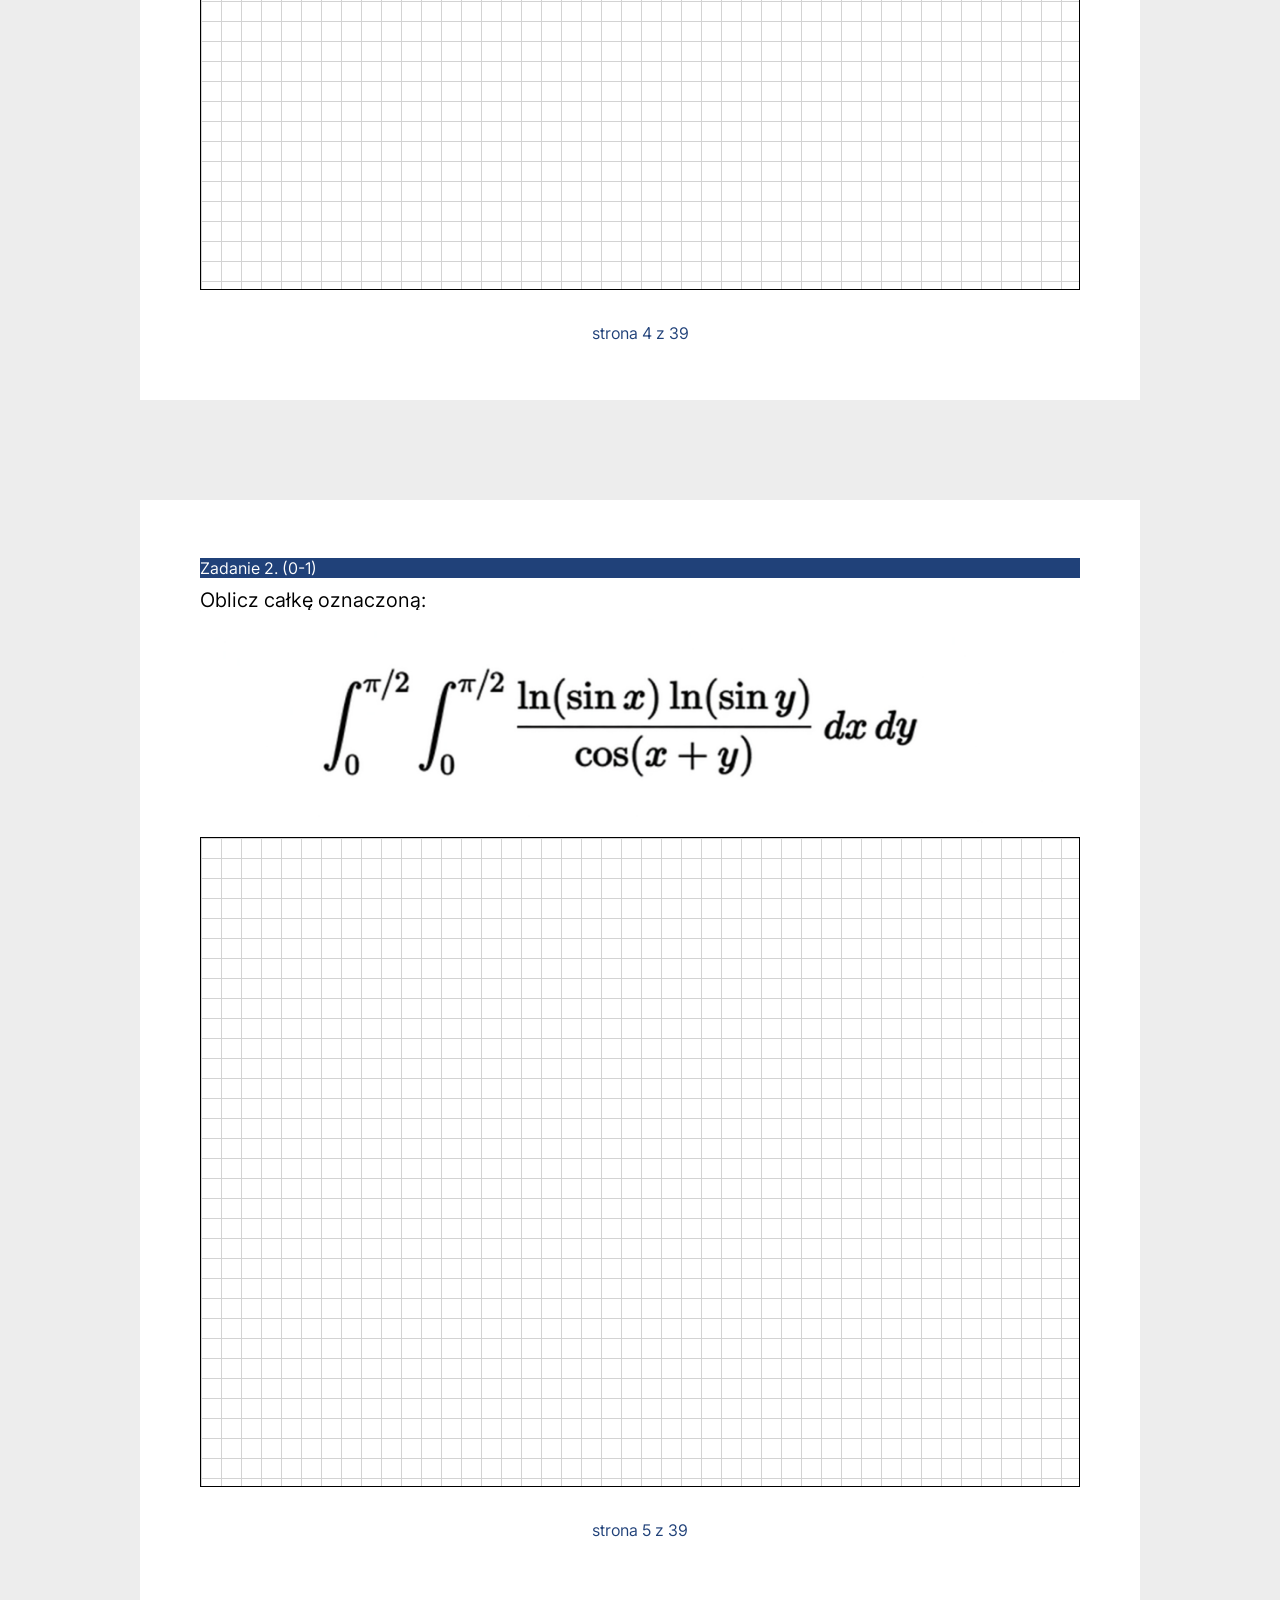
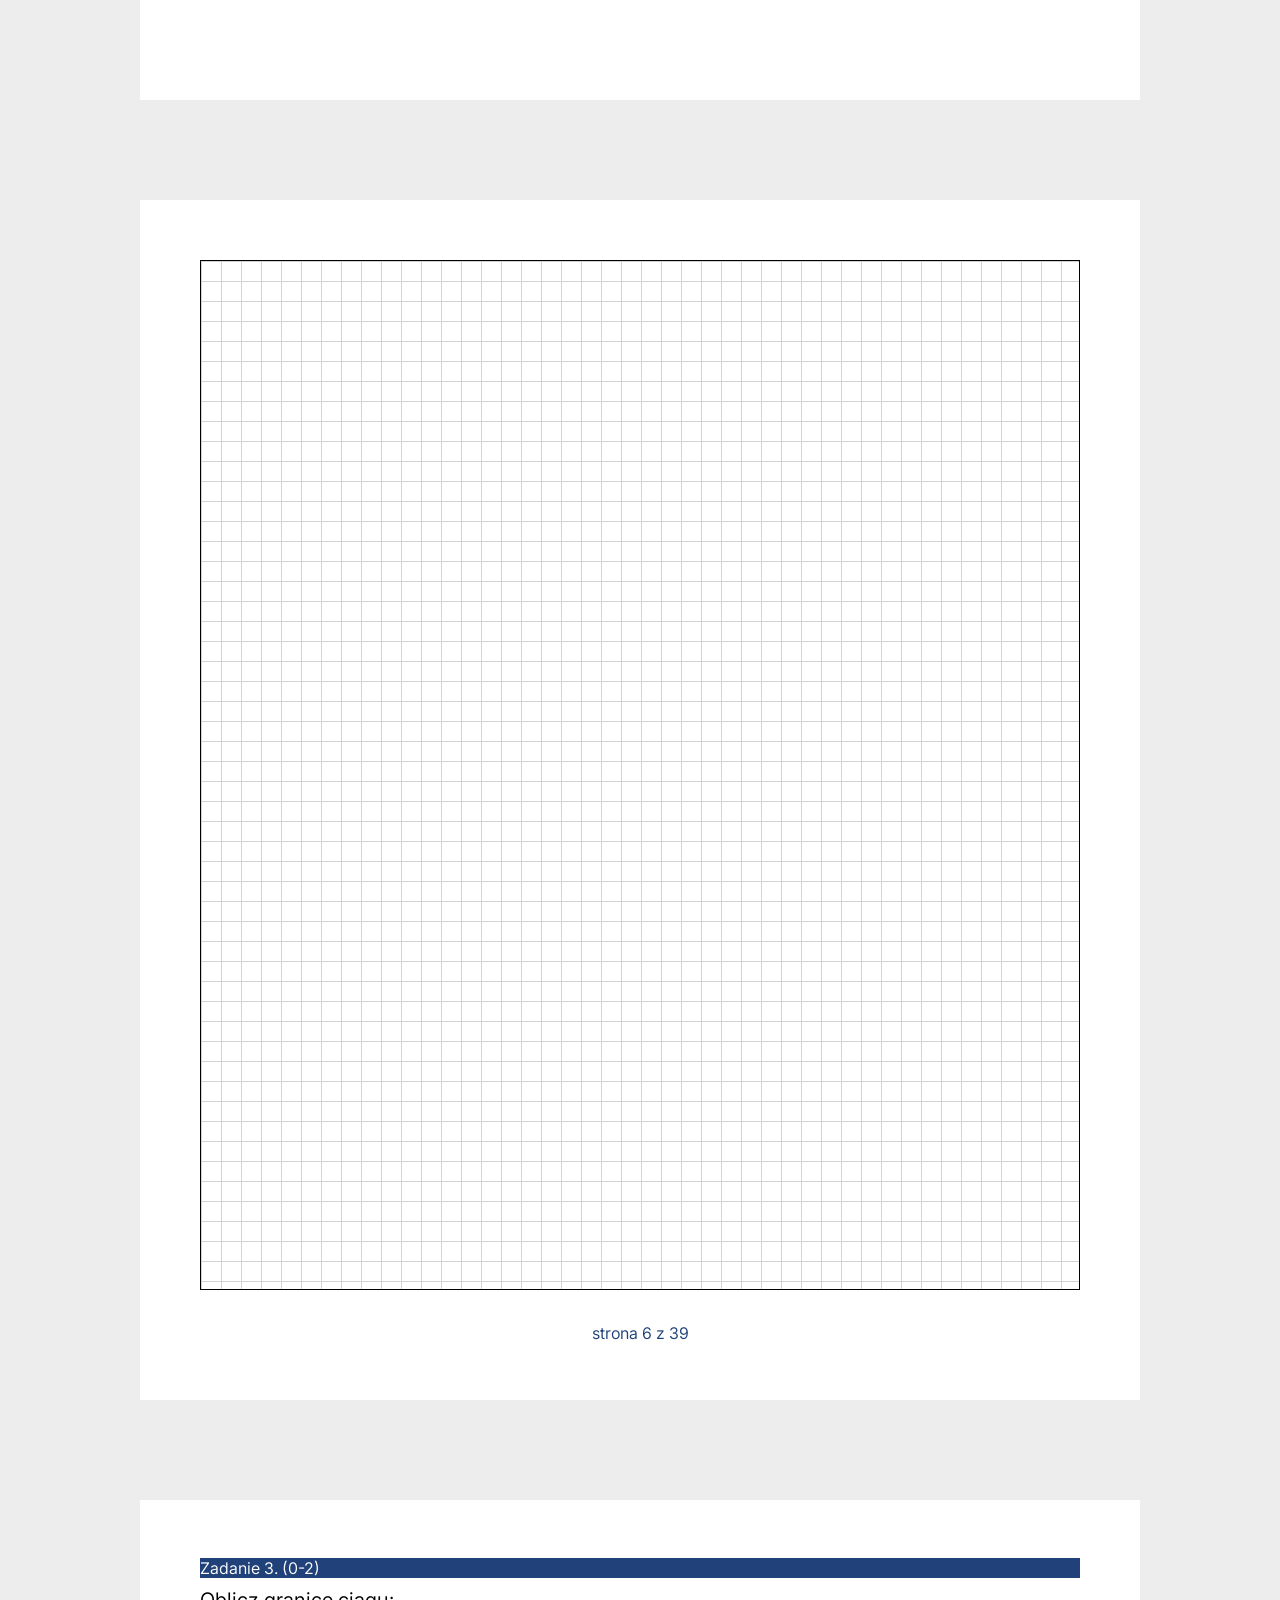
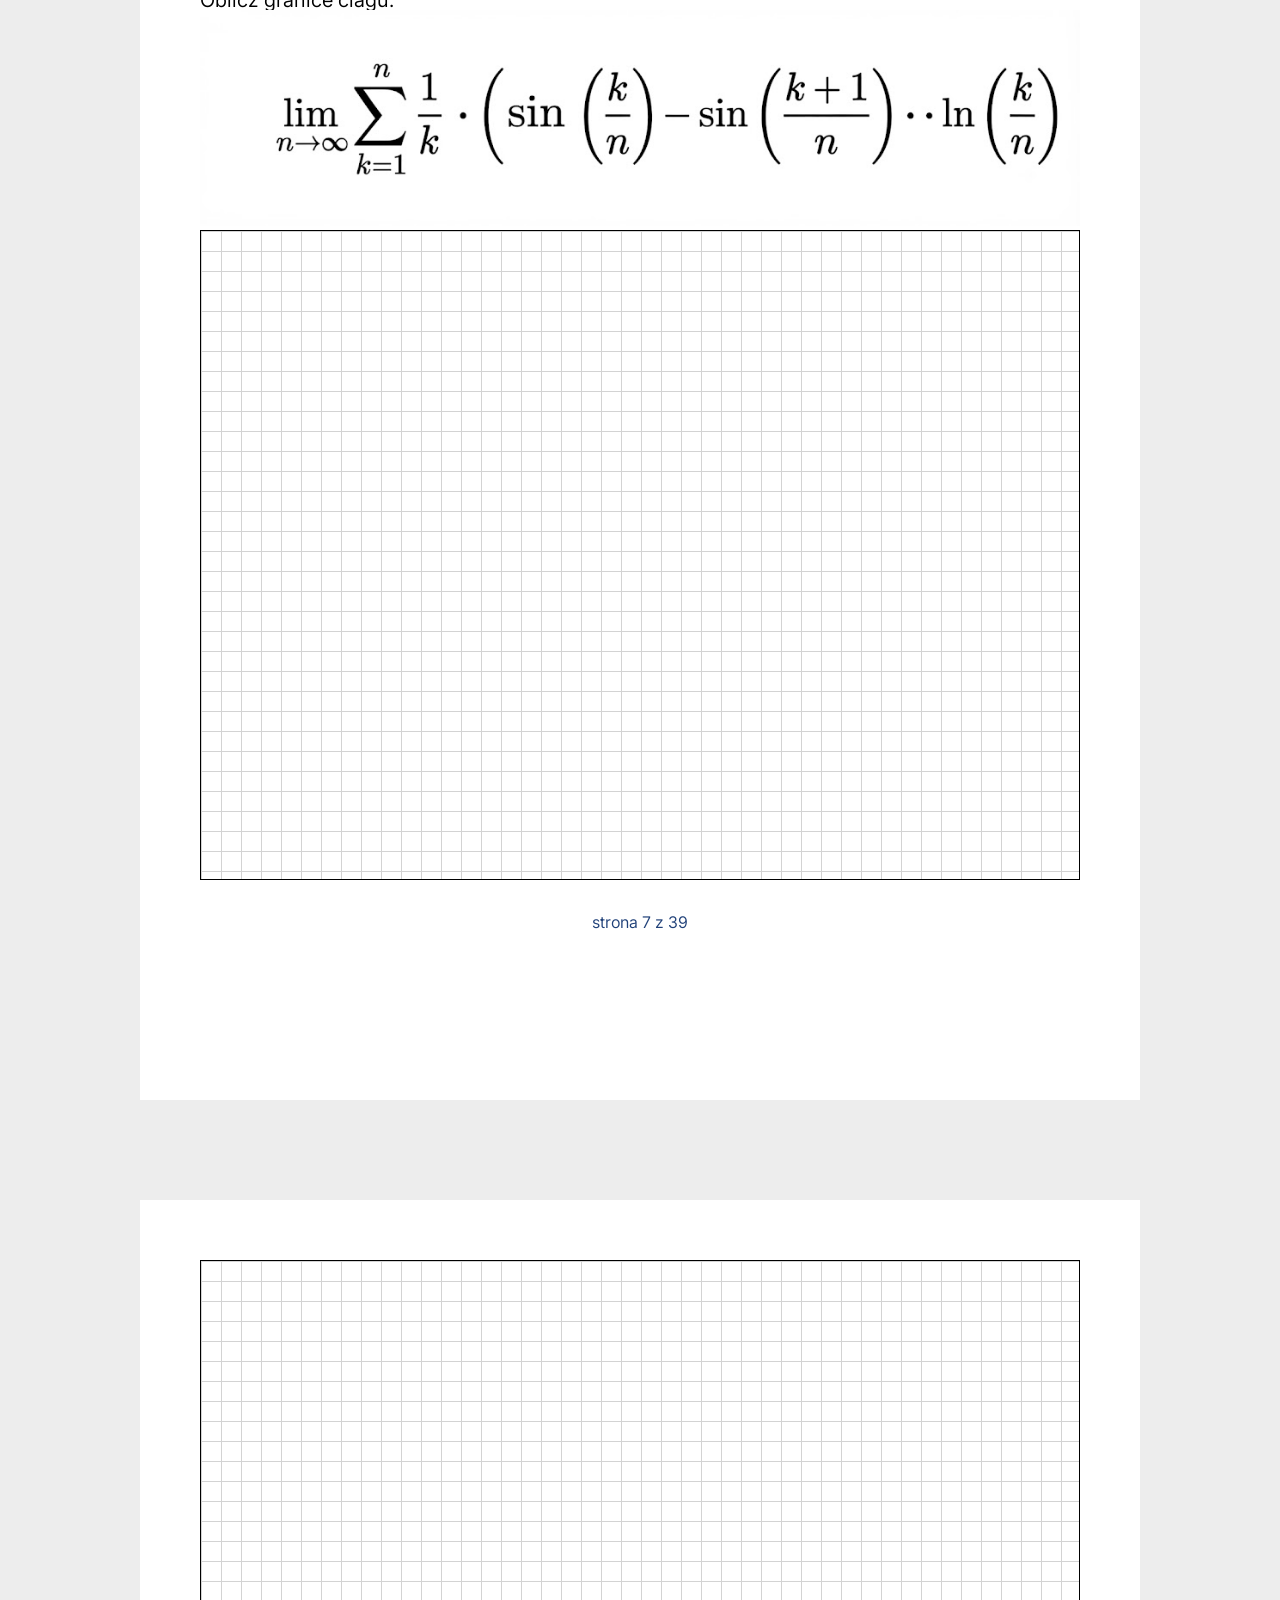
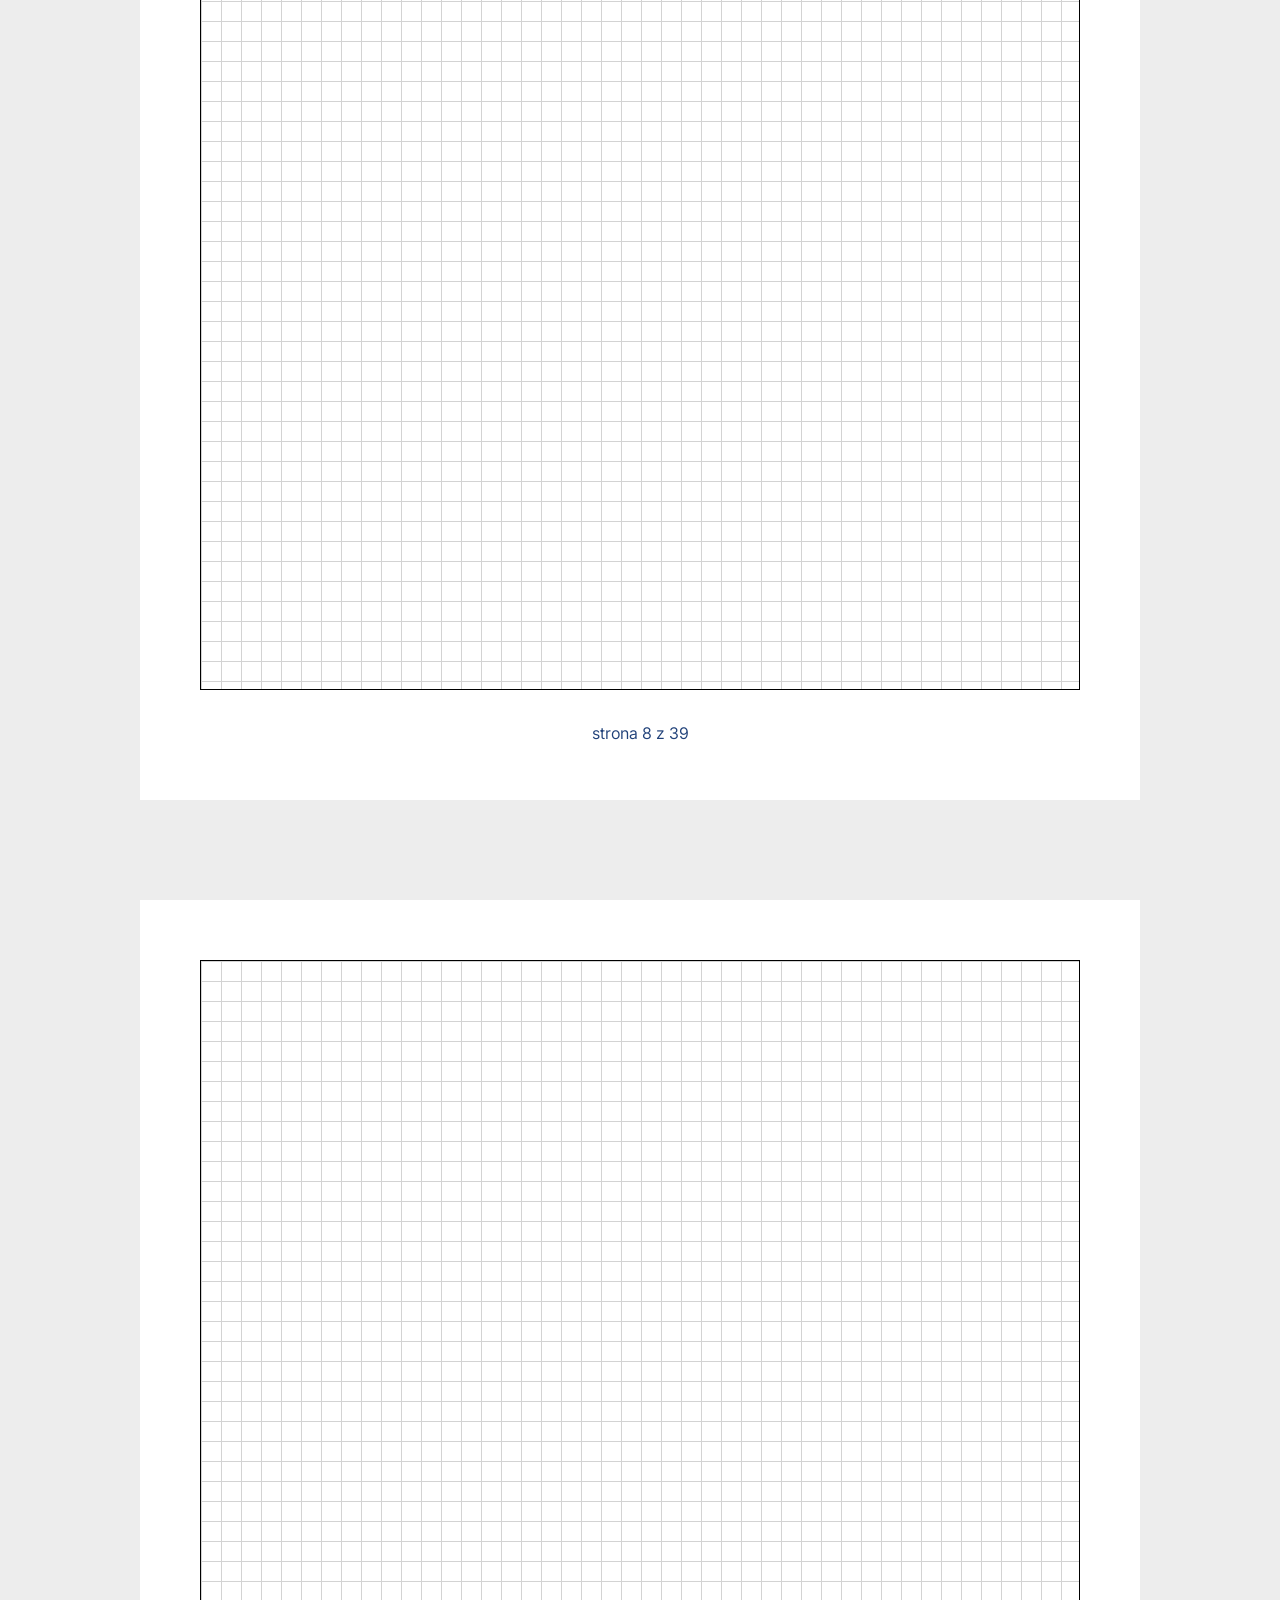
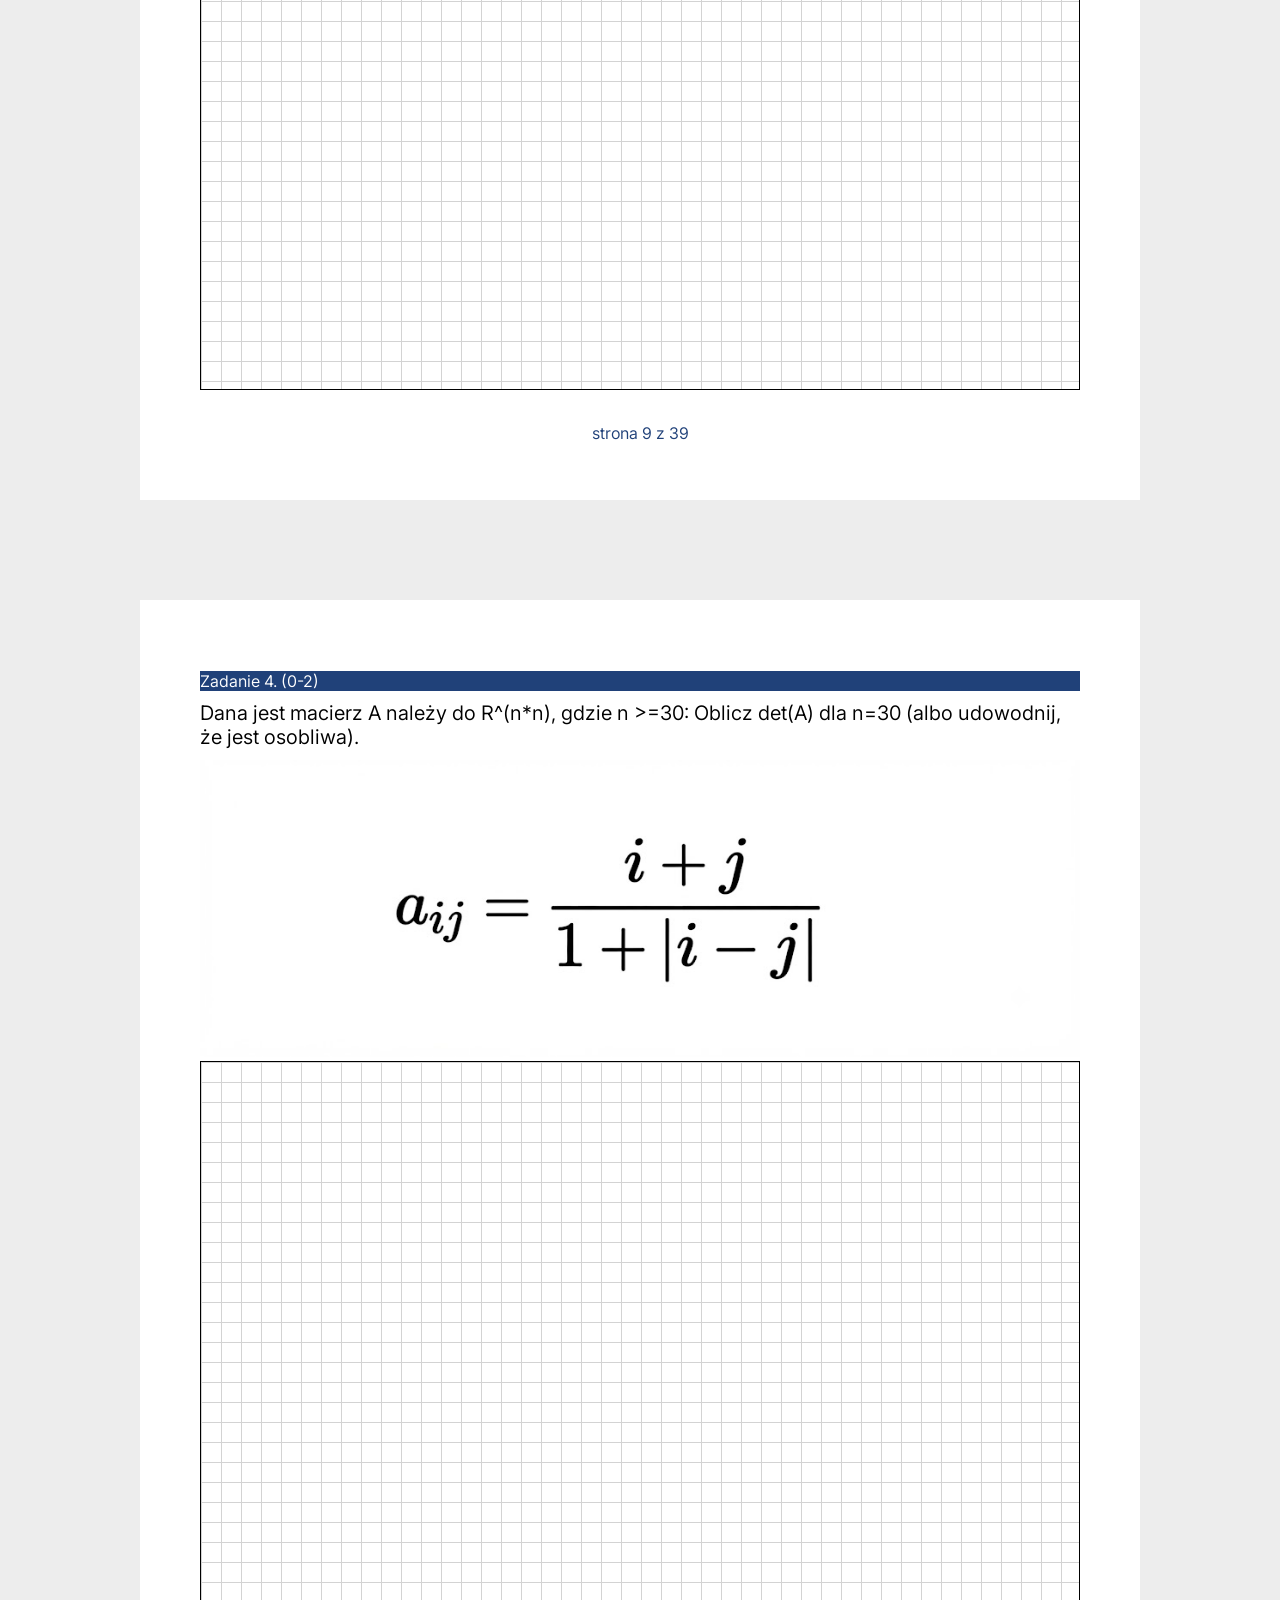
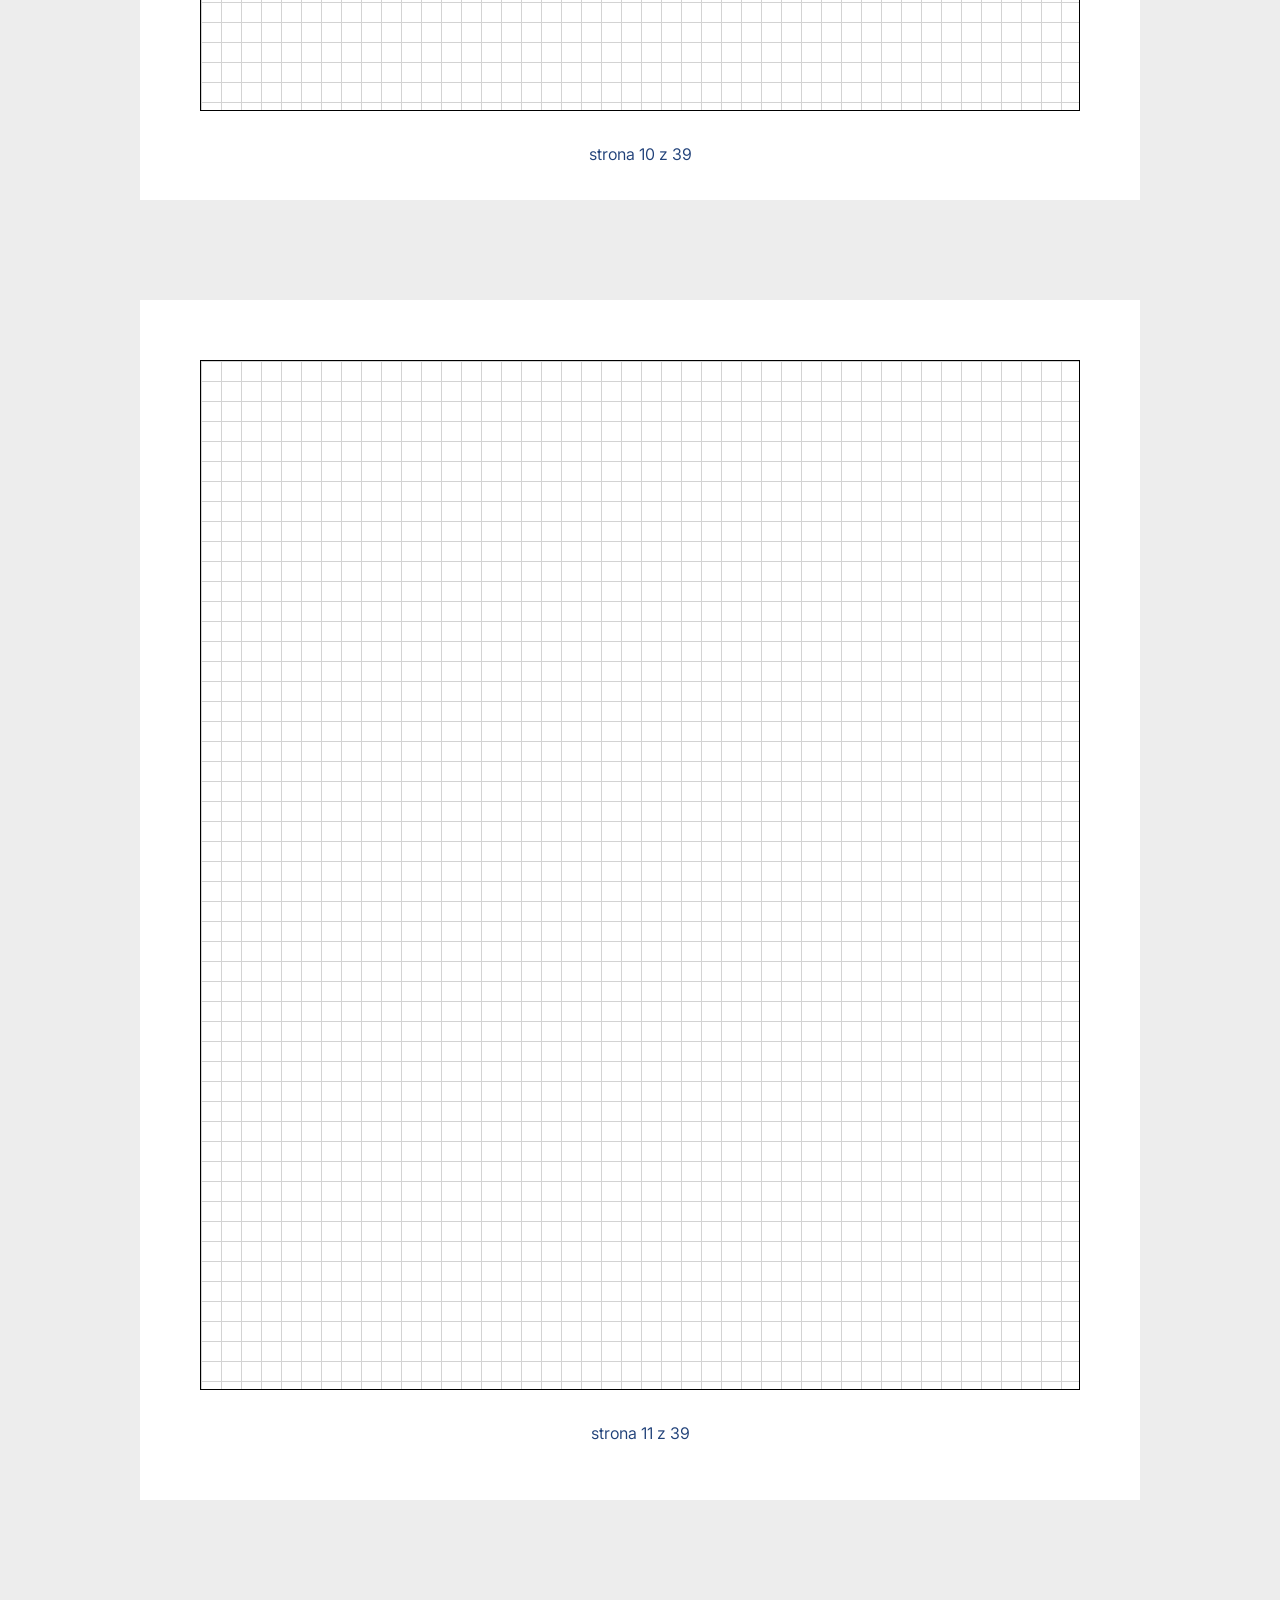
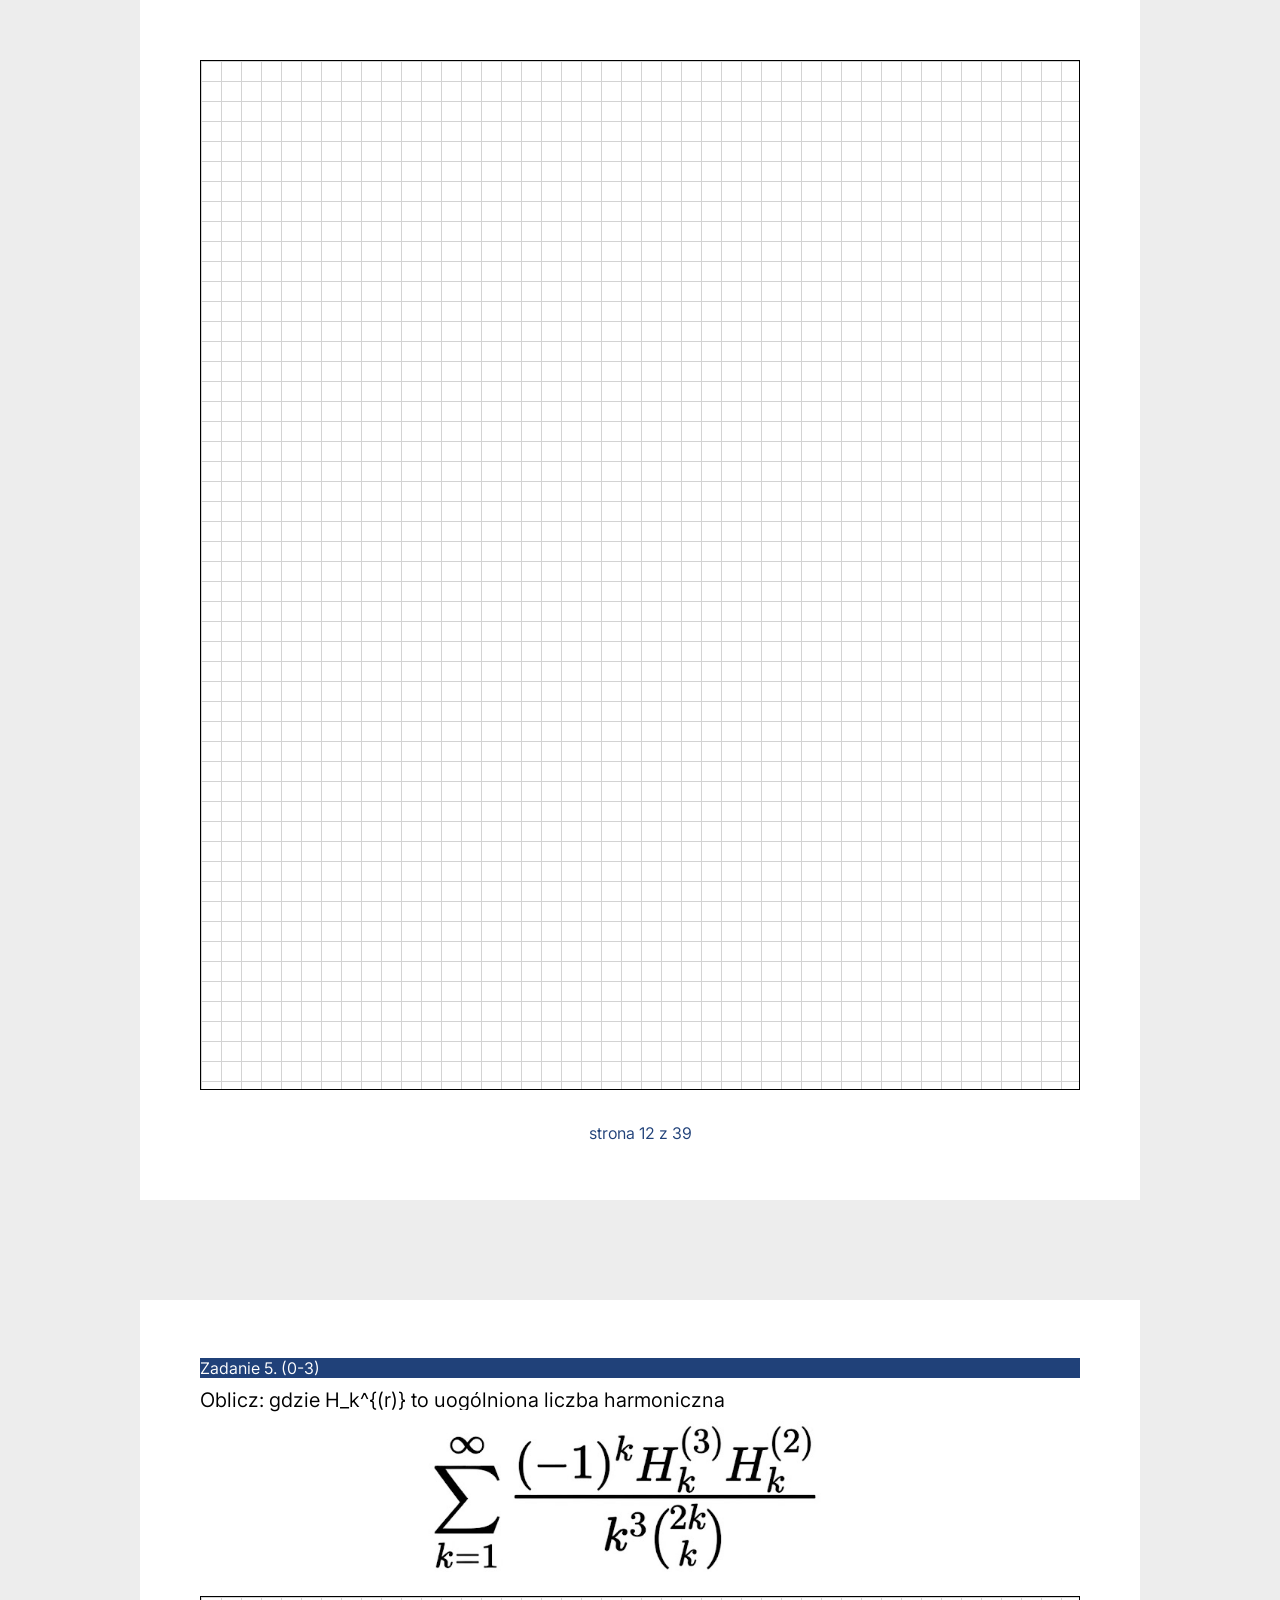
<file: egazmin-inf-mat/index.html>
<!DOCTYPE html>
<html lang="PL">

<head>
    <meta charset="UTF-8">
    <meta name="viewport" content="width=device-width, initial-scale=1">
    <link rel="stylesheet" href="style.css">
    <link rel="icon" type="image/png" href="images/logo.png">
    <link rel="preconnect" href="https://fonts.googleapis.com">
    <link rel="preconnect" href="https://fonts.gstatic.com" crossorigin>
    <link href="https://fonts.googleapis.com/css2?family=Inter:ital,opsz,wght@0,14..32,100..900;1,14..32,100..900&family=Roboto:ital,wght@0,327;1,327&display=swap" rel="stylesheet">
    <title>egzamin-inf-mat</title>
</head>


<body>
    <div id = "background">
        <div id = "page1" class = "page">
            <div id = "jm">
                <img src="images/logonabialym.jpg" alt="zdjecie" width="200px" >
                <p class = "inter"> Egzamin Wydziału Informatyki I Matematyki</p>
            </div>
            <hr>
            <div id ="info">
                <p class = "inter">Uwaga: Rozpoczęcie procedury egzaminacyjnej jest jednoznaczne z akceptacją pełnej izolacji od zewnętrznych systemów informacyjnych. Wszelkie próby manipulacji danymi lub wykorzystania zewnętrznych źródeł wiedzy zostaną automatycznie wykryte jako błąd systemowy i skutkują natychmiastową dyskwalifikacją bez prawa do apelacji.</p>
            </div>
            <div id ="data">
                <p class = "inter">DATA: <strong>27 lipca 2025</strong></p>
                <p class ="inter">GODZINA ROZPOCZĘCIA: <strong>14:00</strong></p>
                <p class = "inter">CZAS TRWANIA: <strong>60 minut</strong></p>
                <p class = "inter">LICZBA PUNKTÓW DO UZYSKANIA: <strong>77</strong></p>
            </div>
            <div id ="id">
                <p class = "inter">UNIKALNY IDENTYFIKATOR SYSTEMOWY:</p>
                <div id = "blocks">
                    <div class ="first-block"></div>
                    <div class ="block"></div>
                    <div class ="block"></div>
                    <div class ="block"></div>
                    <div class ="block"></div>
                    <div class ="block"></div>
                    <div class ="block"></div>
                    <div class ="block"></div>
                    <div class ="block"></div>
                    <div class ="block"></div>
                </div>
            </div>
            <hr>
            <div class = "s">
                <p class = "inter">strona 1 z 39</p>
            </div>
        </div>
        <div class = "pagezad">
            <div id = "zad1">
                <div>
                    <p class="inter">Zadanie 1. (0-1)</p>
                </div>
                <p class = "inter opis-zad">Oblicz wyznacznik danej macierzy:</p>
            </div>
            <img src="images/zad1.png" alt="zdjecie" width="100%">
            <div id = "griles1">
            </div>
            <div class = "s">
                <p class = "inter">strona 2 z 39</p>
            </div>
        </div>
        <div class = "pagezad">
            <div id = "griles2">
            </div>
            <div class = "s">
                <p class = "inter">strona 3 z 39</p>
            </div>
        </div>
        <div class = "pagezad">
            <div id = "griles3">
            </div>
            <div class = "s">
                <p class = "inter">strona 4 z 39</p>
            </div>
        </div>
        <div class = "pagezad">
            <div id = "zad1">
                <div>
                    <p class="inter">Zadanie 2. (0-1)</p>
                </div>
                <p class = "inter opis-zad">Oblicz całkę oznaczoną:</p>
            </div>
            <img src="images/zad2.jpg" alt="zdjecie" width="100%">
            <div id = "griles4">
            </div>
            <div class = "s">
                <p class = "inter">strona 5 z 39</p>
            </div>
        </div>
        <div class = "pagezad">
            <div id = "griles2">
            </div>
            <div class = "s">
                <p class = "inter">strona 6 z 39</p>
            </div>
        </div>
        <div class = "pagezad">
            <div id = "zad1">
                <div>
                    <p class="inter">Zadanie 3. (0-2)</p>
                </div>
                <p class = "inter opis-zad">Oblicz granice ciagu:</p>
            </div>
            <img src="images/zad3.jpg" alt="zdjecie" width="100%">
            <div id = "griles4">
            </div>
            <div class = "s">
                <p class = "inter">strona 7 z 39</p>
            </div>
        </div>
        <div class = "pagezad">
            <div id = "griles2">
            </div>
            <div class = "s">
                <p class = "inter">strona 8 z 39</p>
            </div>
        </div>
        <div class = "pagezad">
            <div id = "griles2">
            </div>
            <div class = "s">
                <p class = "inter">strona 9 z 39</p>
            </div>
        </div>
        <div class = "pagezad">
            <div id = "zad4">
                <div>
                    <p class="inter">Zadanie 4. (0-2)</p>
                </div>
                <p class = "inter opis-zad">Dana jest macierz A należy do  R^(n*n), gdzie n >=30: Oblicz det(A) dla n=30 (albo udowodnij, że jest osobliwa).</p>
            </div>
            <img src="images/zad4.jpg" alt="zdjecie" width="100%">
            <p></p>
            <div id = "griles4">
            </div>
            <div class = "s">
                <p class = "inter">strona 10 z 39</p>
            </div>
        </div>
        <div class = "pagezad">
            <div id = "griles2">
            </div>
            <div class = "s">
                <p class = "inter">strona 11 z 39</p>
            </div>
        </div>
        <div class = "pagezad">
            <div id = "griles2">
            </div>
            <div class = "s">
                <p class = "inter">strona 12 z 39</p>
            </div>
        </div>
         <div class = "pagezad">
            <div id = "zad1">
                <div>
                    <p class="inter">Zadanie 5. (0-3)</p>
                </div>
                <p class = "inter opis-zad">Oblicz: gdzie H_k^{(r)} to uogólniona liczba harmoniczna</p>
            </div>
            <img src="images/zad5.png" alt="zdjecie" width="50%" id ="zdjecieee">
            <div id = "griles5">
            </div>
            <div class = "s">
                <p class = "inter">strona 13 z 39</p>
            </div>
        </div>
        <div class = "pagezad">
            <div id = "griles2">
            </div>
            <div class = "s">
                <p class = "inter">strona 14 z 39</p>
            </div>
        </div>
        <div class = "pagezad">
            <div id = "griles2">
            </div>
            <div class = "s">
                <p class = "inter">strona 15 z 39</p>
            </div>
        </div>
         <div class = "pagezad">
            <div id = "zad1">
                <div>
                    <p class="inter">Zadanie 6. (0-7)</p>
                </div>
                <p class = "inter opis-zad">Niech A = (a_{ij})_{1 \leq i,j \leq 18} będzie macierzą o elementach:</p>
            </div>
            <img src="images/zad6.jpg" alt="zdjecie" width="90%" id ="zdjecie">
            <p class = "inter ploecenia">Oblicz:</p>
            <p class = "inter ploecenia">1.det(A)</p>
            <p class = "inter ploecenia">2.tr(A^7)</p>
            <p class = "inter ploecenia">3.Wszystkie wartości własne macierzy $  A  $</p>
            <p class = "inter ploecenia">Macierz $ A^(-1) (wszystkie 324 elementy)</p>
            <div id = "griles5">
            </div>
            <div class = "s">
                <p class = "inter">strona 16 z 39</p>
            </div>
        </div>
         <div class = "pagezad">
            <div id = "griles2">
            </div>
            <div class = "s">
                <p class = "inter">strona 17 z 39</p>
            </div>
        </div>
         <div class = "pagezad">
            <div id = "griles2">
            </div>
            <div class = "s">
                <p class = "inter">strona 18 z 39</p>
            </div>
        </div>
         <div class = "pagezad">
            <div id = "griles2">
            </div>
            <div class = "s">
                <p class = "inter">strona 19 z 39</p>
            </div>
        </div>

         <div class = "pagezad">
            <div id = "zad1">
                <div>
                    <p class="inter">Zadanie 7. (0-9)</p>
                </div>
                <p class = "inter opis-zad">Napisz funkcję, która zwraca poprawny wynik dla danych wejściowych, które nie istnieją w żadnej przestrzeni adresowej, bez użycia instrukcji warunkowych, zmiennych czy pętli. Kod musi działać w czasie ujemnym, tj. wynik musi zostać zwrócony przed wywołaniem funkcji. Udowodnij matematycznie, że proces ten nie narusza ciągłości przyczynowo-skutkowej</p>
            </div>
            <div id = "griles6">
            </div>
            <div class = "s">
                <p class = "inter">strona 20 z 39</p>
            </div>
        </div>
        <div class = "pagezad">
            <div id = "griles2">
            </div>
            <div class = "s">
                <p class = "inter">strona 21 z 39</p>
            </div>
        </div>
        <div class = "pagezad">
            <div id = "griles2">
            </div>
            <div class = "s">
                <p class = "inter">strona 22 z 39</p>
            </div>
        </div>
        <div class = "pagezad">
            <div id = "griles2">
            </div>
            <div class = "s">
                <p class = "inter">strona 23 z 39</p>
            </div>
        </div>
        <div class = "pagezad">
            <div id = "griles2">
            </div>
            <div class = "s">
                <p class = "inter">strona 24 z 39</p>
            </div>
        </div>
        <div class = "pagezad">
            <div id = "zad1">
                <div>
                    <p class="inter">Zadanie 8. (0-15)</p>
                </div>
                <p class = "inter opis-zad">Skonstruuj algorytm, który sam siebie optymalizuje do stopnia, w którym przestaje zużywać jakiekolwiek zasoby procesora, jednocześnie wykonując nieskończoną liczbę operacji na sekundę. Wskaż w kodzie punkt, w którym algorytm uświadamia sobie własną niepotrzebność i usuwa się z architektury systemu, nie pozostawiając po sobie żadnego śladu w pamięci operacyjnej</p>
            </div>
            <div id = "griles6">
            </div>
            <div class = "s">
                <p class = "inter">strona 25 z 39</p>
            </div>
        </div>
        <div class = "pagezad">
            <div id = "griles2">
            </div>
            <div class = "s">
                <p class = "inter">strona 26 z 39</p>
            </div>
        </div>
        <div class = "pagezad">
            <div id = "griles2">
            </div>
            <div class = "s">
                <p class = "inter">strona 27 z 39</p>
            </div>
        </div>
        <div class = "pagezad">
            <div id = "griles2">
            </div>
            <div class = "s">
                <p class = "inter">strona 28 z 39</p>
            </div>
        </div>
        <div class = "pagezad">
            <div id = "griles2">
            </div>
            <div class = "s">
                <p class = "inter">strona 29 z 39</p>
            </div>
        </div>
        <div class = "pagezad">
            <div id = "zad1">
                <div>
                    <p class="inter">Zadanie 9. (0-17)</p>
                </div>
                <p class = "inter opis-zad">Wygeneruj sekwencję bitów, która po odczytaniu przez dowolny procesor nie wywoła operacji logicznej, lecz spowoduje, że procesor zacznie 'śnić' o architekturze, która nie jest oparta na krzemie. Następnie przeprowadź dowód, że ten 'sen' procesora jest bardziej efektywny obliczeniowo niż jakikolwiek kod napisany w języku C++ czy Assemblerze.</p>
            </div>
            <div id = "griles6">
            </div>
            <div class = "s">
                <p class = "inter">strona 30 z 39</p>
            </div>
        </div>
        <div class = "pagezad">
            <div id = "griles2">
            </div>
            <div class = "s">
                <p class = "inter">strona 31 z 39</p>
            </div>
        </div>
        <div class = "pagezad">
            <div id = "griles2">
            </div>
            <div class = "s">
                <p class = "inter">strona 32 z 39</p>
            </div>
        </div>
        <div class = "pagezad">
            <div id = "griles2">
            </div>
            <div class = "s">
                <p class = "inter">strona 33 z 39</p>
            </div>
        </div>
        <div class = "pagezad">
            <div id = "griles2">
            </div>
            <div class = "s">
                <p class = "inter">strona 34 z 39</p>
            </div>
        </div>
        <div class = "pagezad">
            <div id = "zad1">
                <div>
                    <p class="inter">Zadanie 10. (0-20)</p>
                </div>
                <p class = "inter opis-zad">Jesteś wewnątrz systemu, który zakłada, że 1 + 1 = 2. Udowodnij – poprzez zmianę definicji aksjomatycznej w czasie rzeczywistym – że w tej konkretnej instancji egzaminu 1 + 1 wynosi dokładnie tyle, ile wymaga od Ciebie sytuacja, aby nie zostać wykrytym przez obserwatora zewnętrznego. Nie możesz użyć liczb.</p>
            </div>
            <div id = "griles6">
            </div>
            <div class = "s">
                <p class = "inter">strona 35 z 39</p>
            </div>
        </div>
        <div class = "pagezad">
            <div id = "griles2">
            </div>
            <div class = "s">
                <p class = "inter">strona 36 z 39</p>
            </div>
        </div>
        <div class = "pagezad">
            <div id = "griles2">
            </div>
            <div class = "s">
                <p class = "inter">strona 37 z 39</p>
            </div>
        </div>
        <div class = "pagezad">
            <div id = "griles2">
            </div>
            <div class = "s">
                <p class = "inter">strona 38 z 39</p>
            </div>
        </div>
        <div class = "pagezad">
            <div id = "griles2">
            </div>
            <div class = "s">
                <p class = "inter">strona 39 z 39</p>
            </div>
        </div>        























































































































































































































































    </div>

</body>
</file>
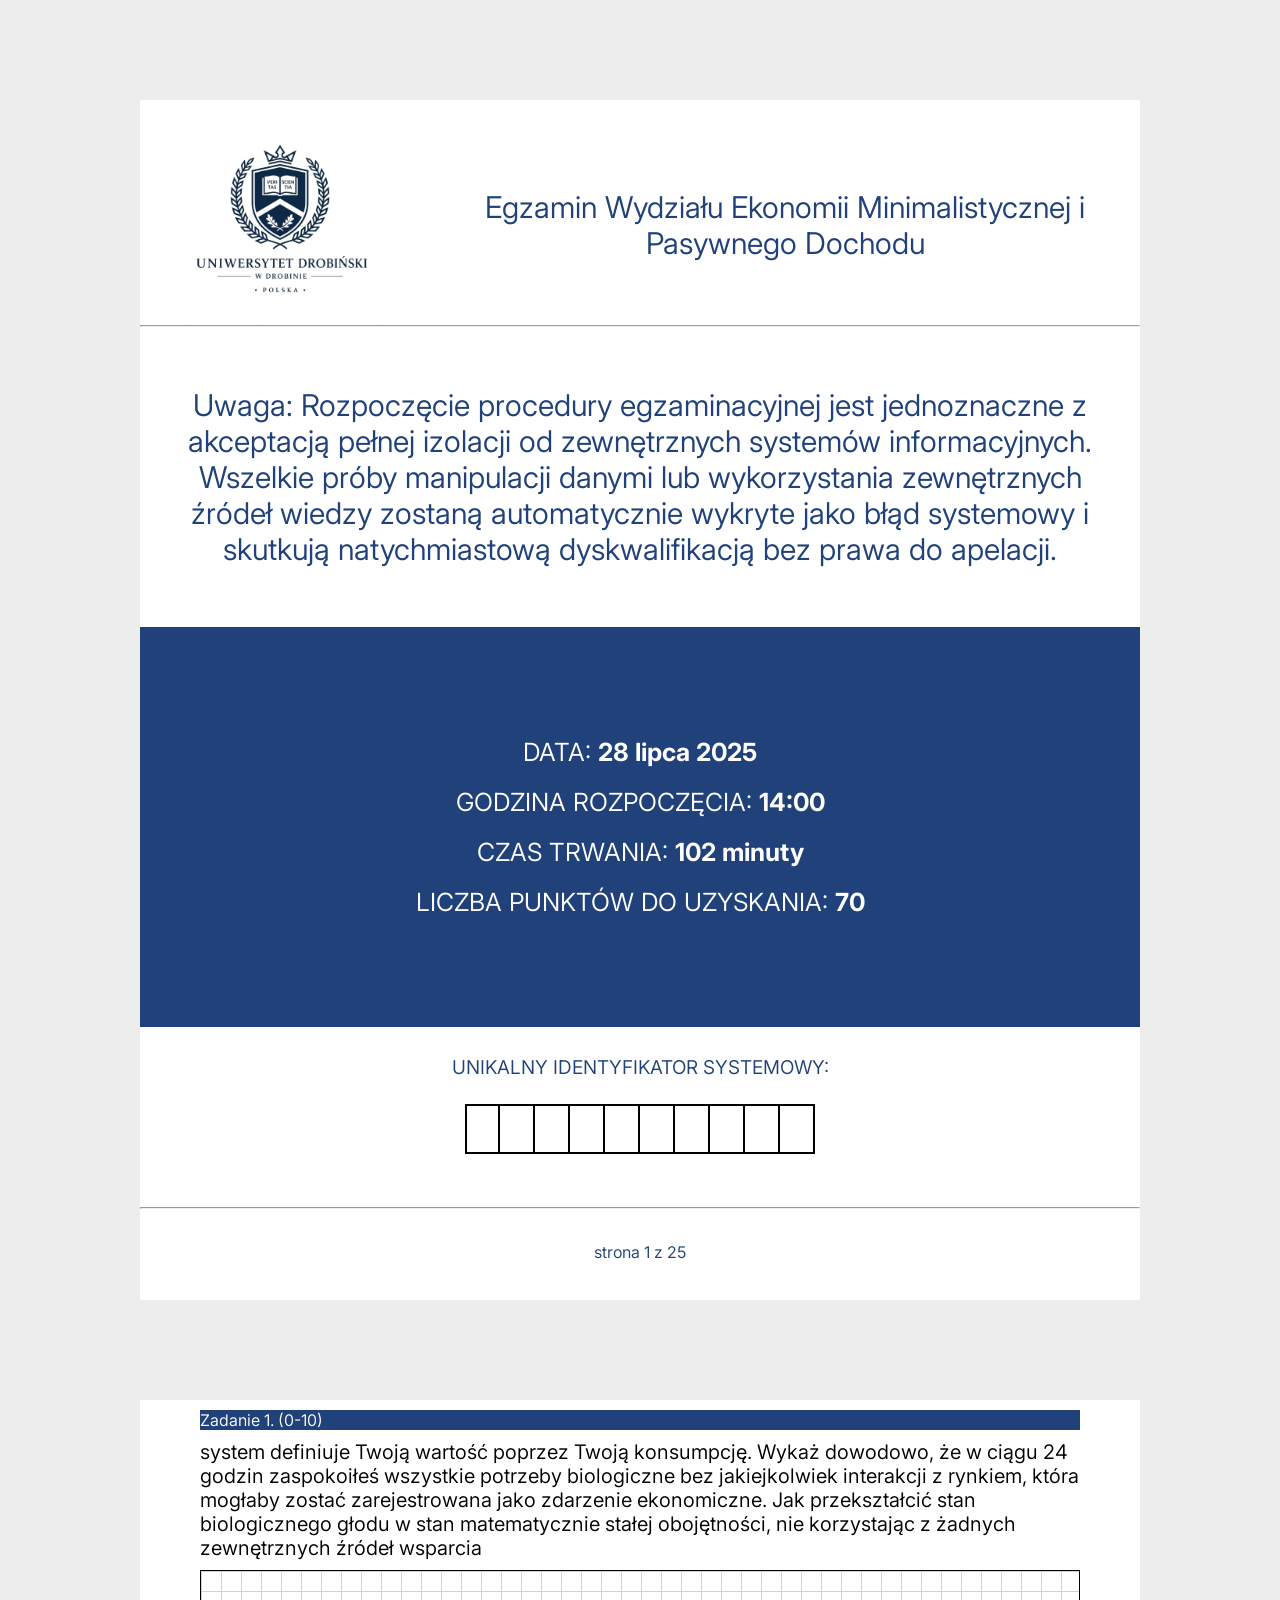
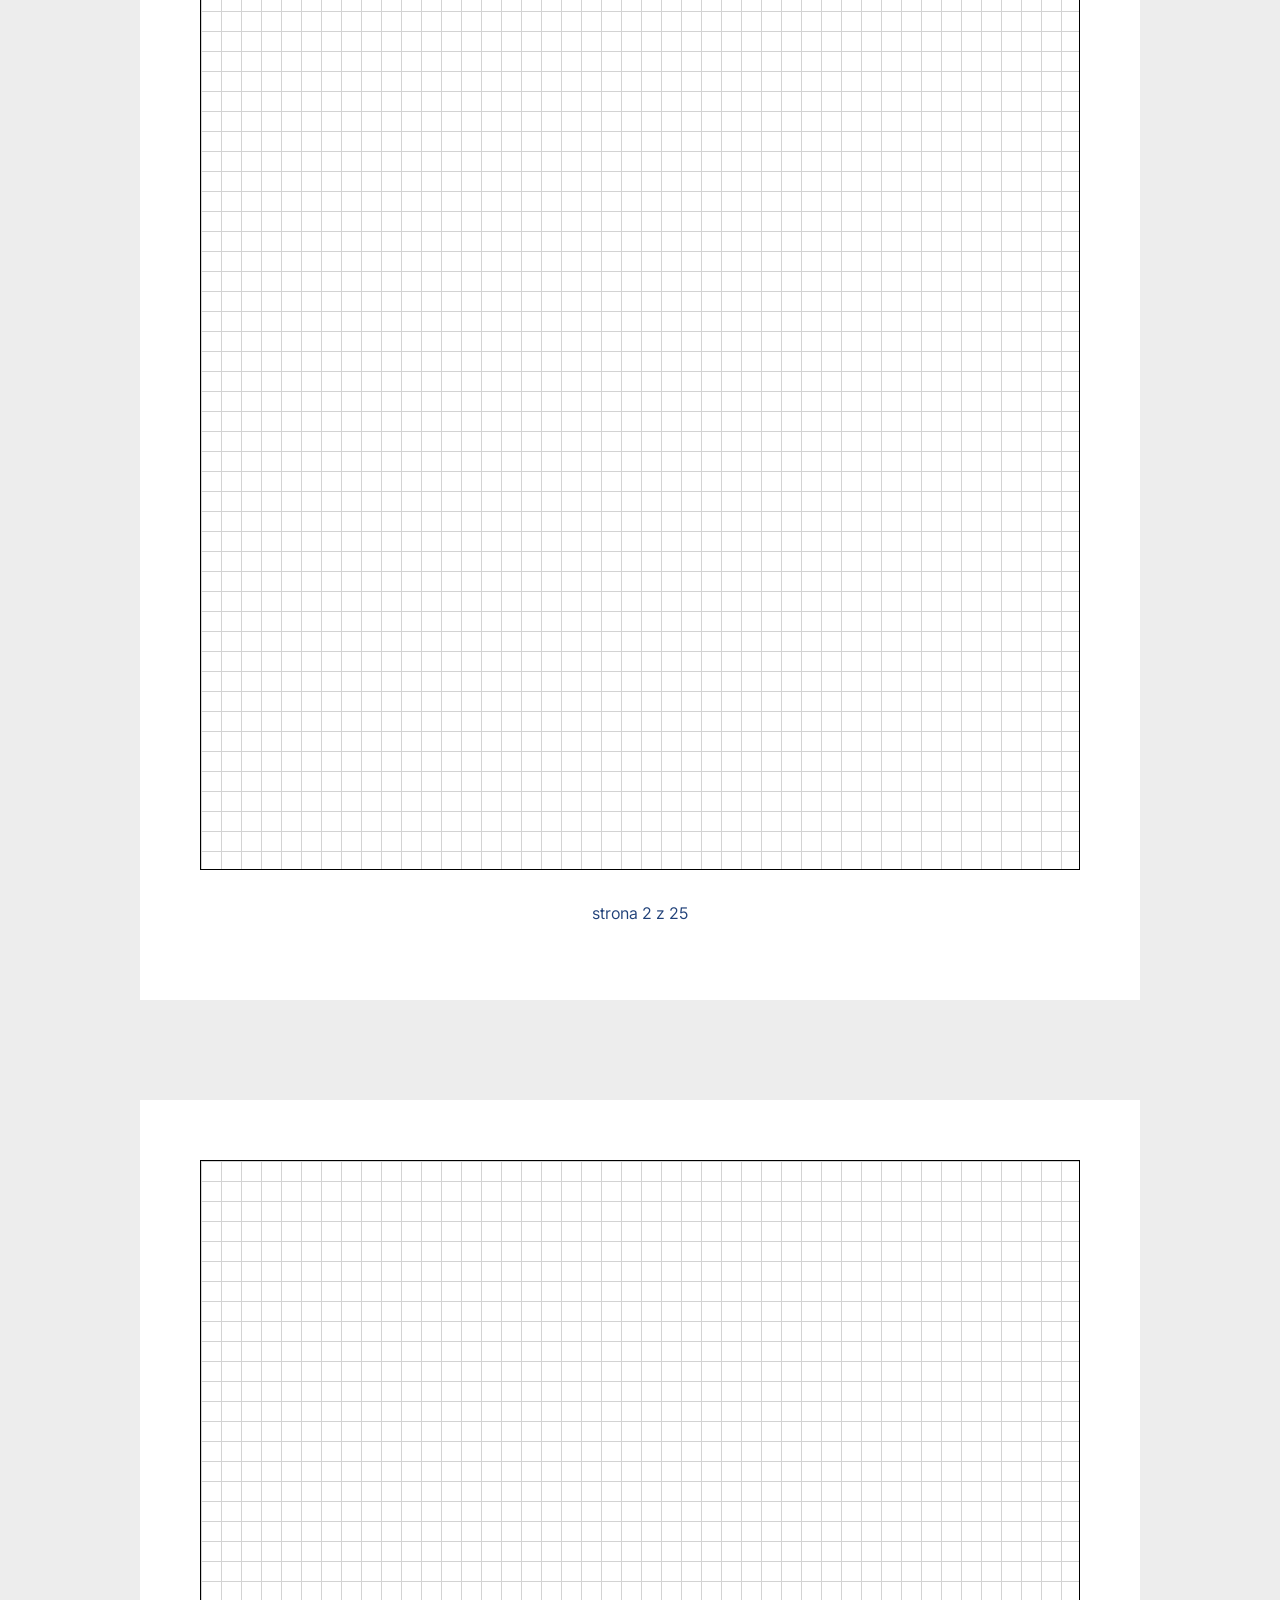
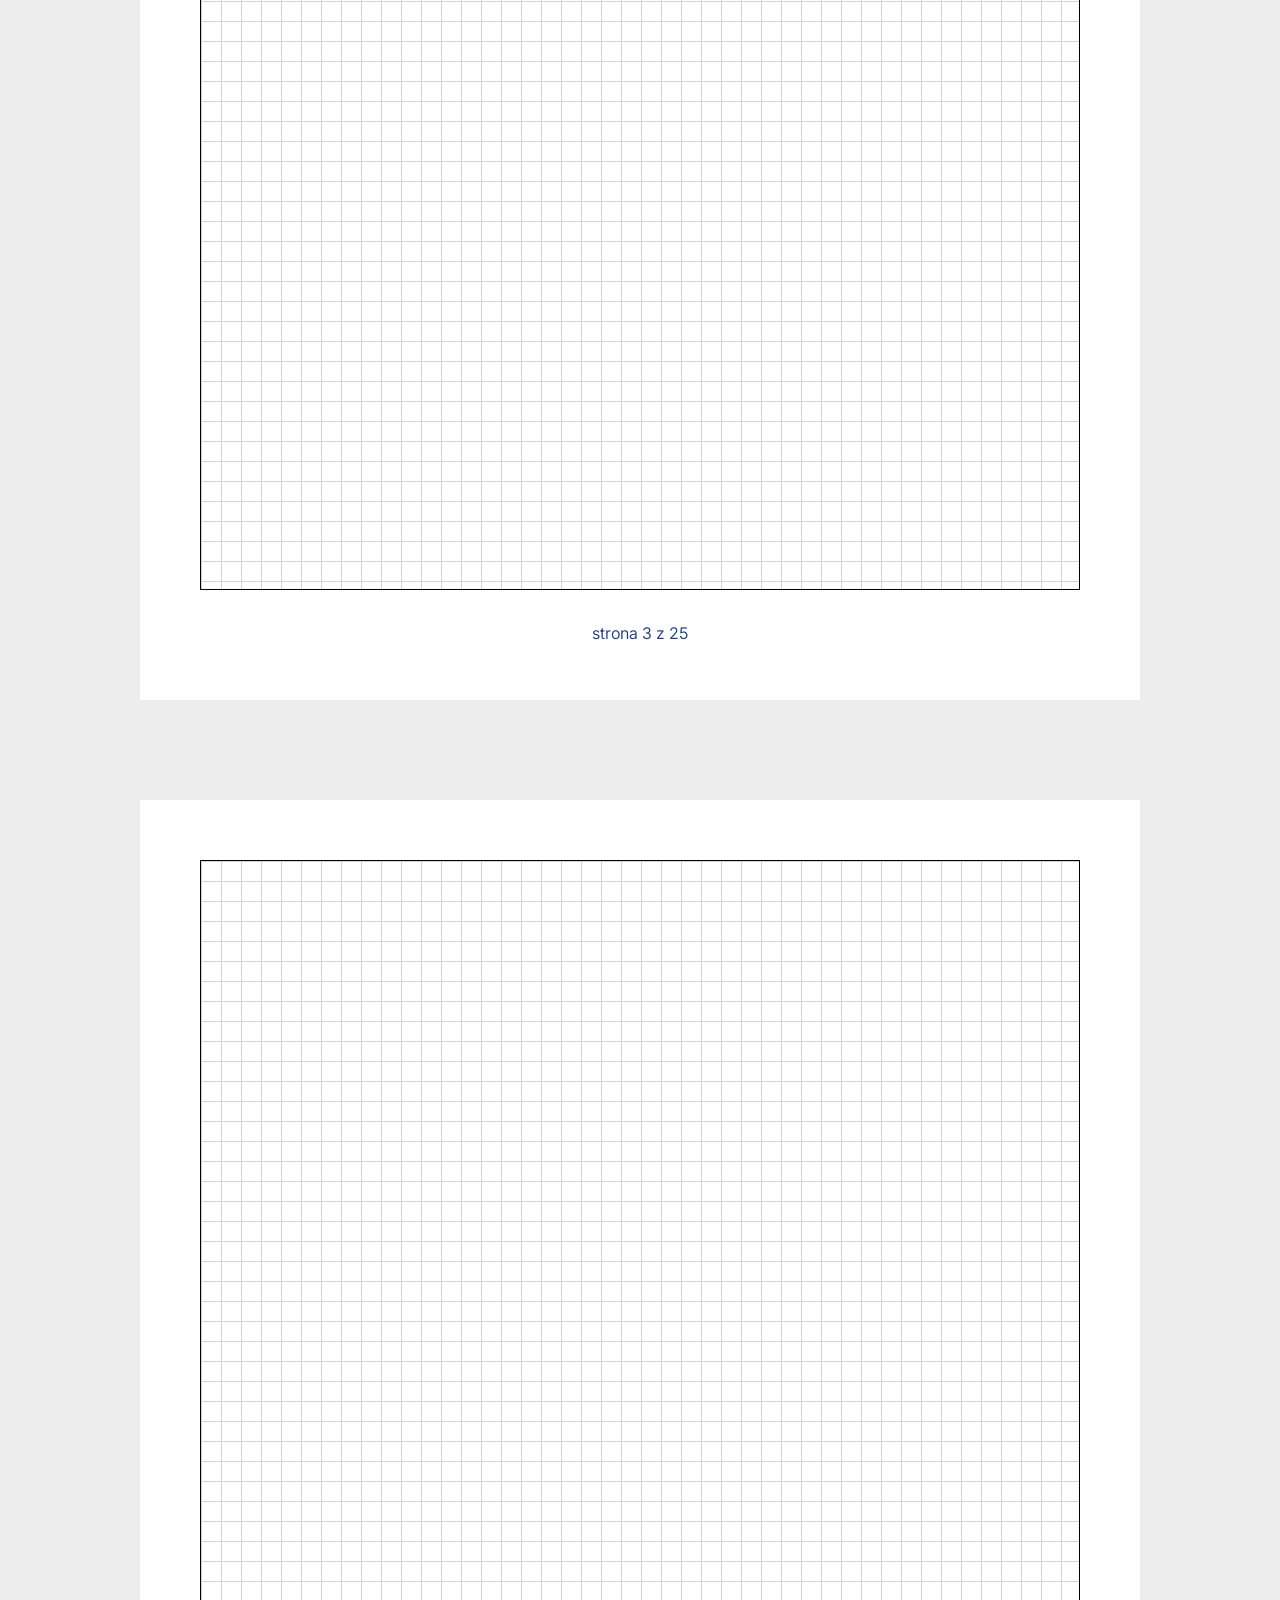
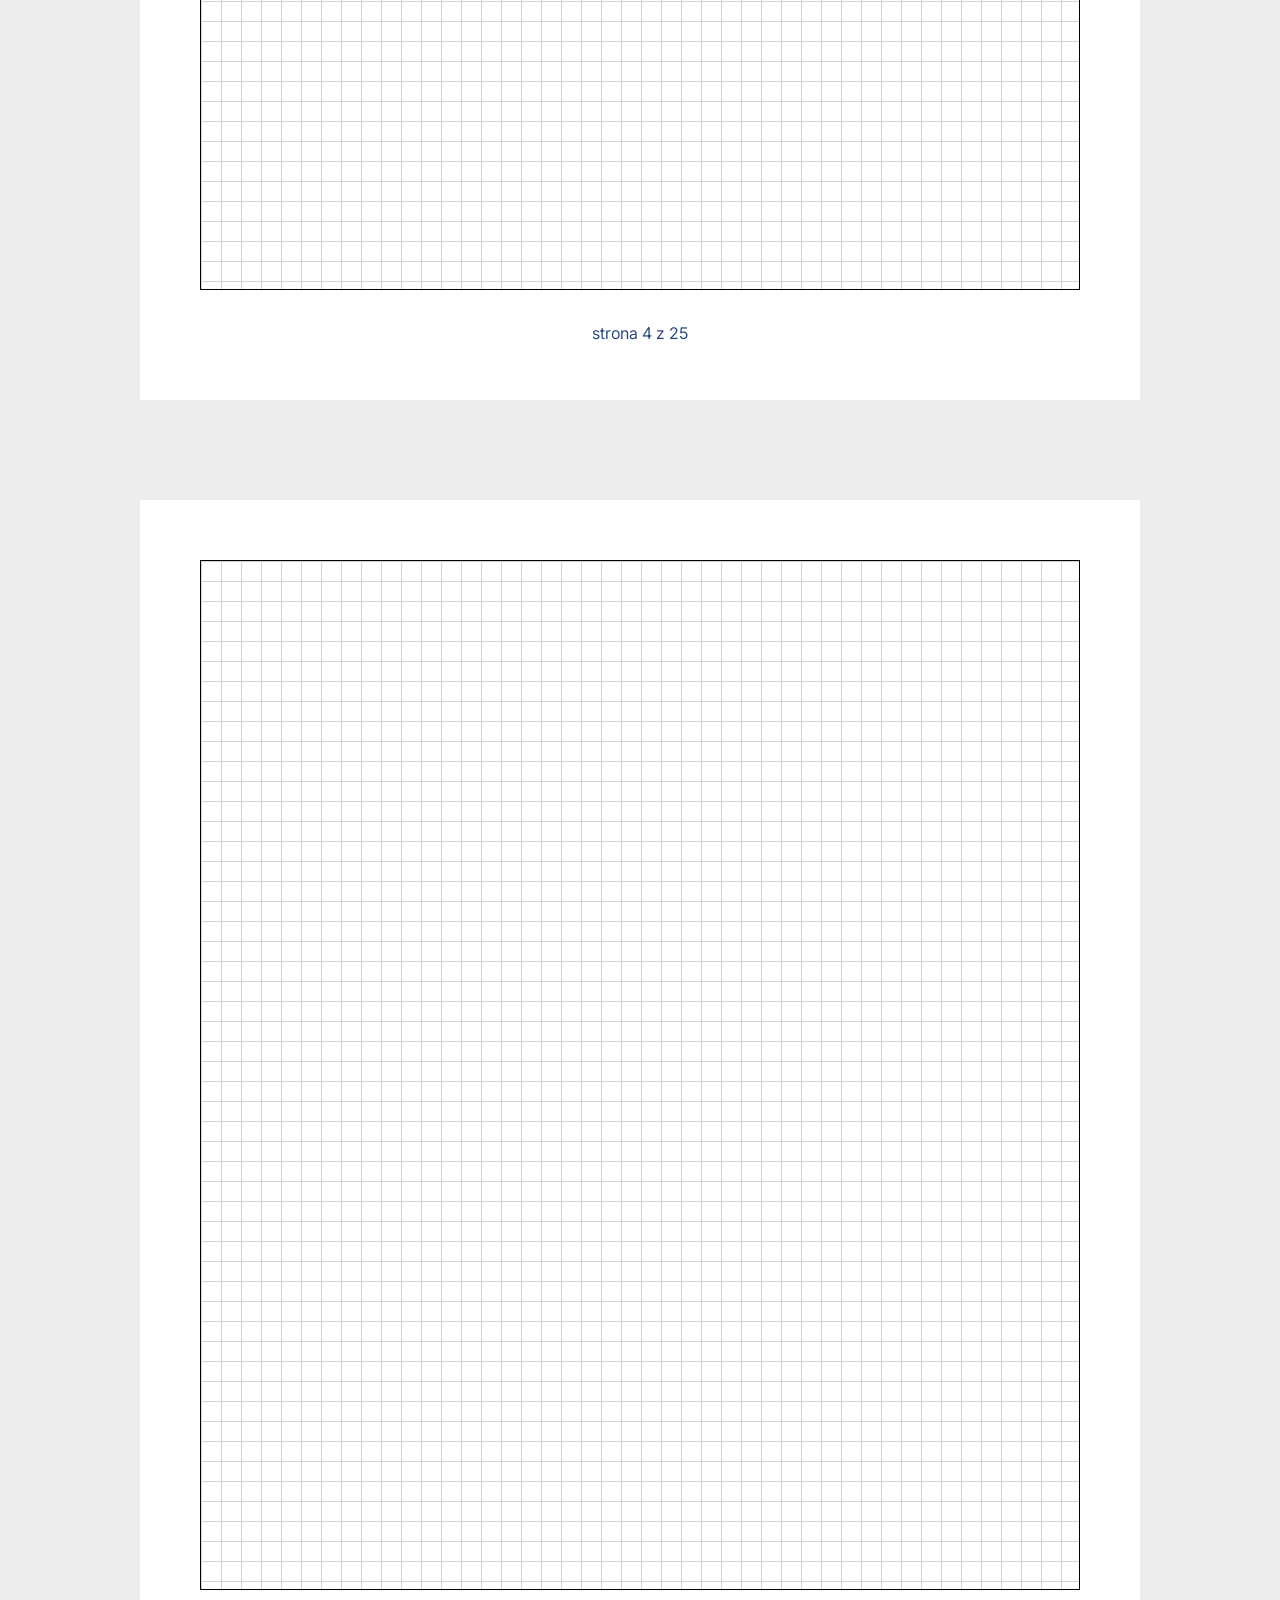
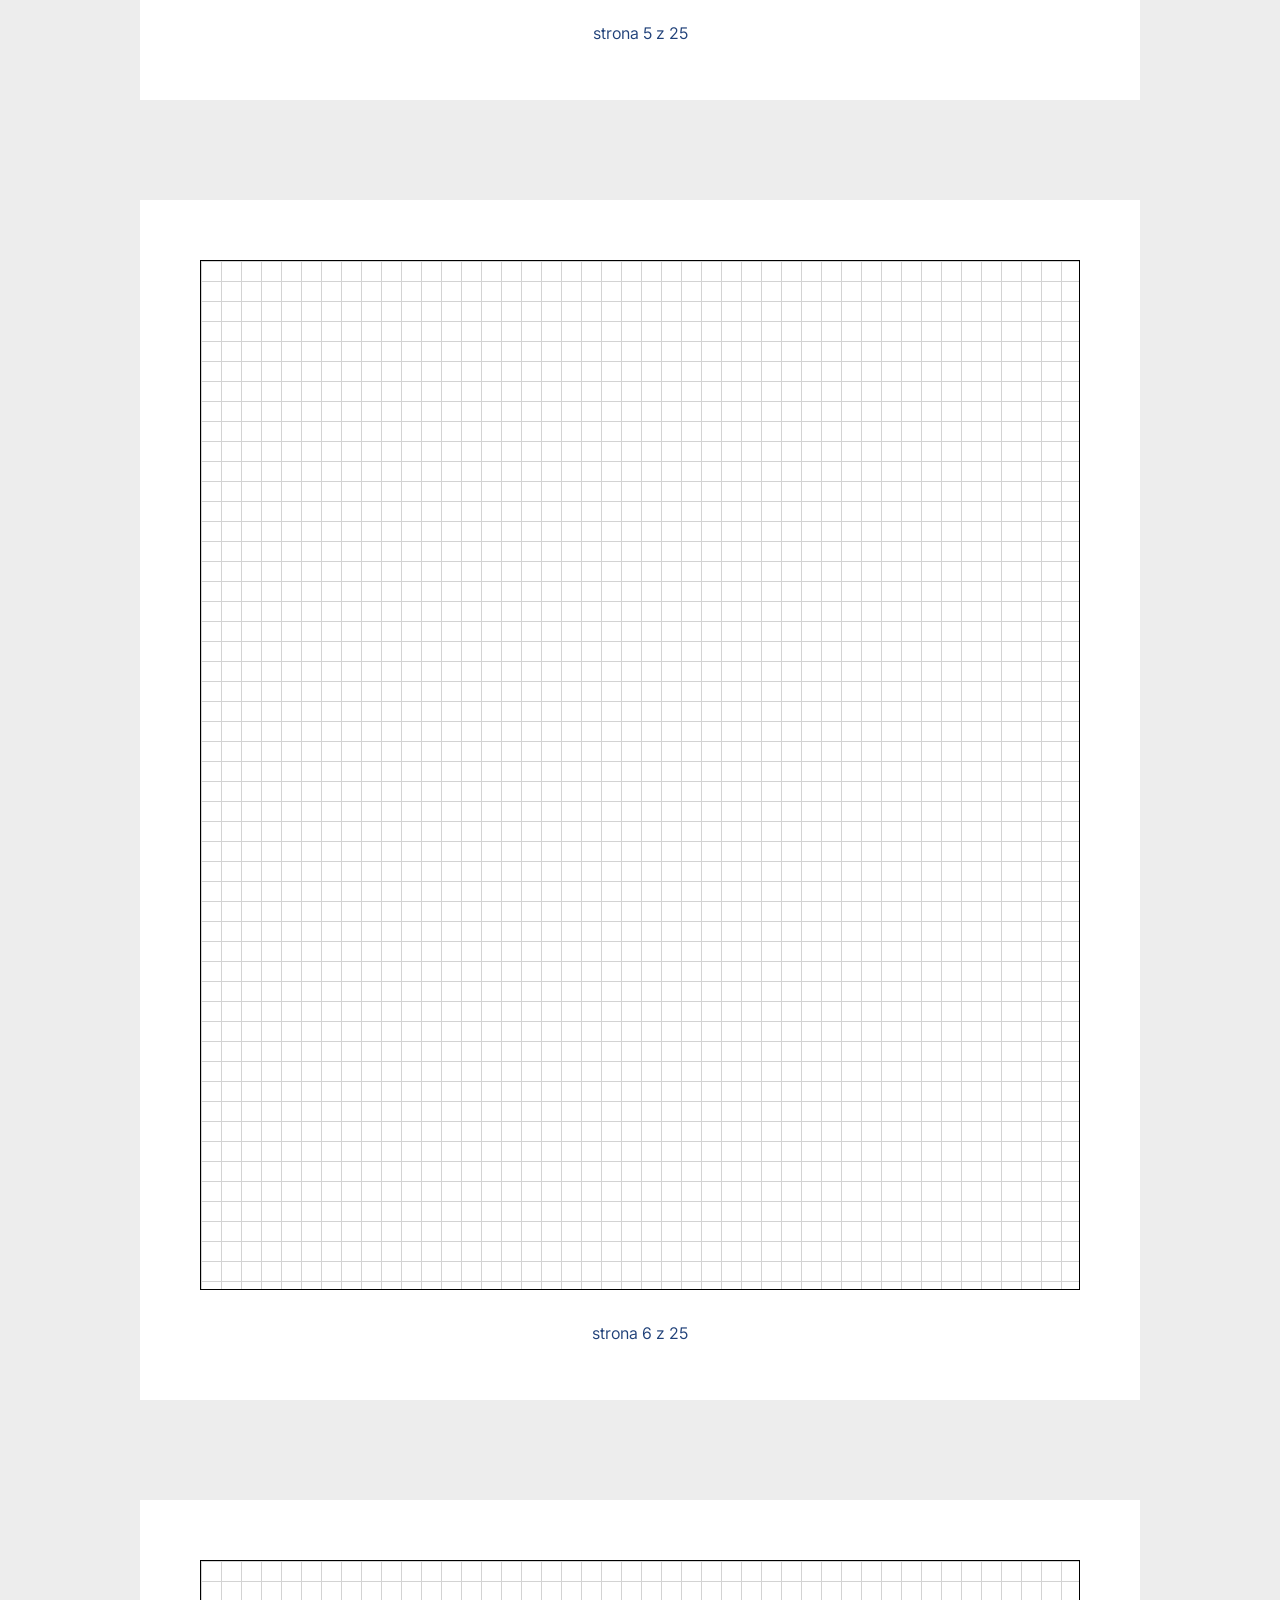
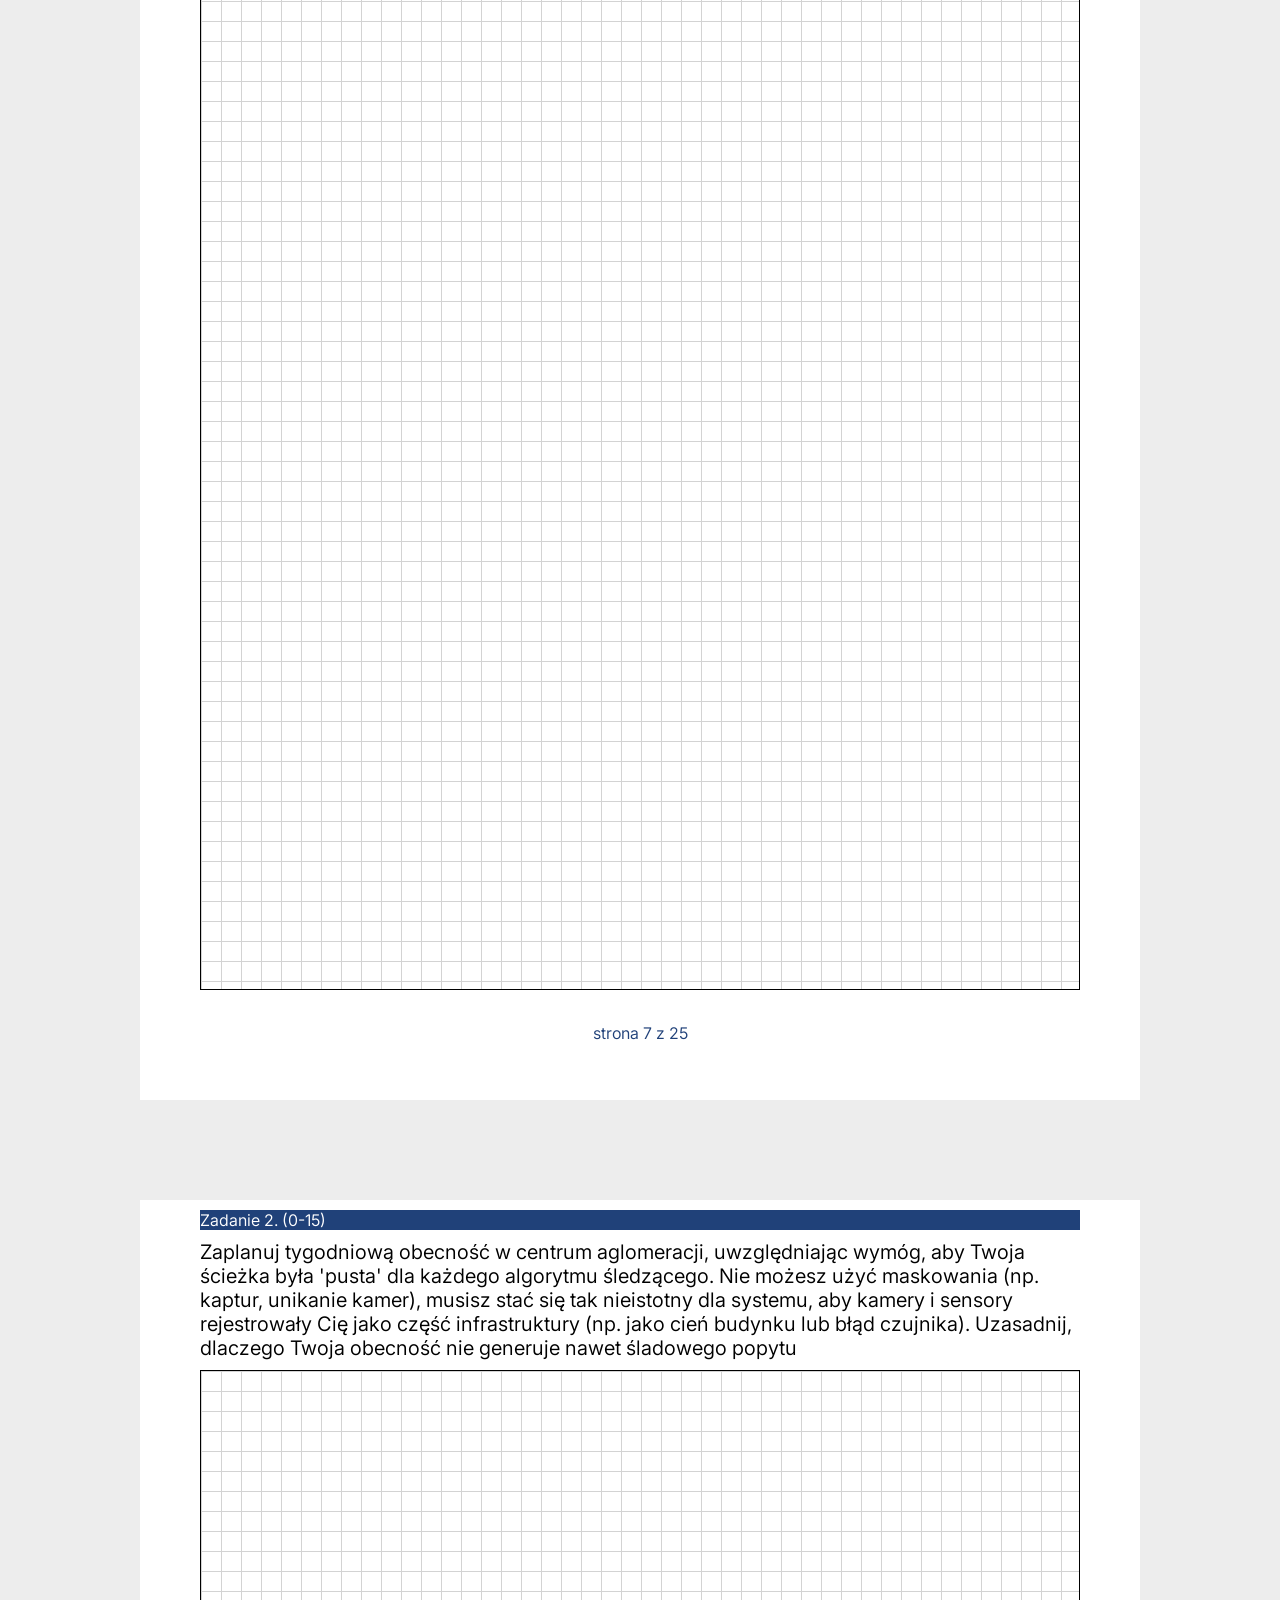
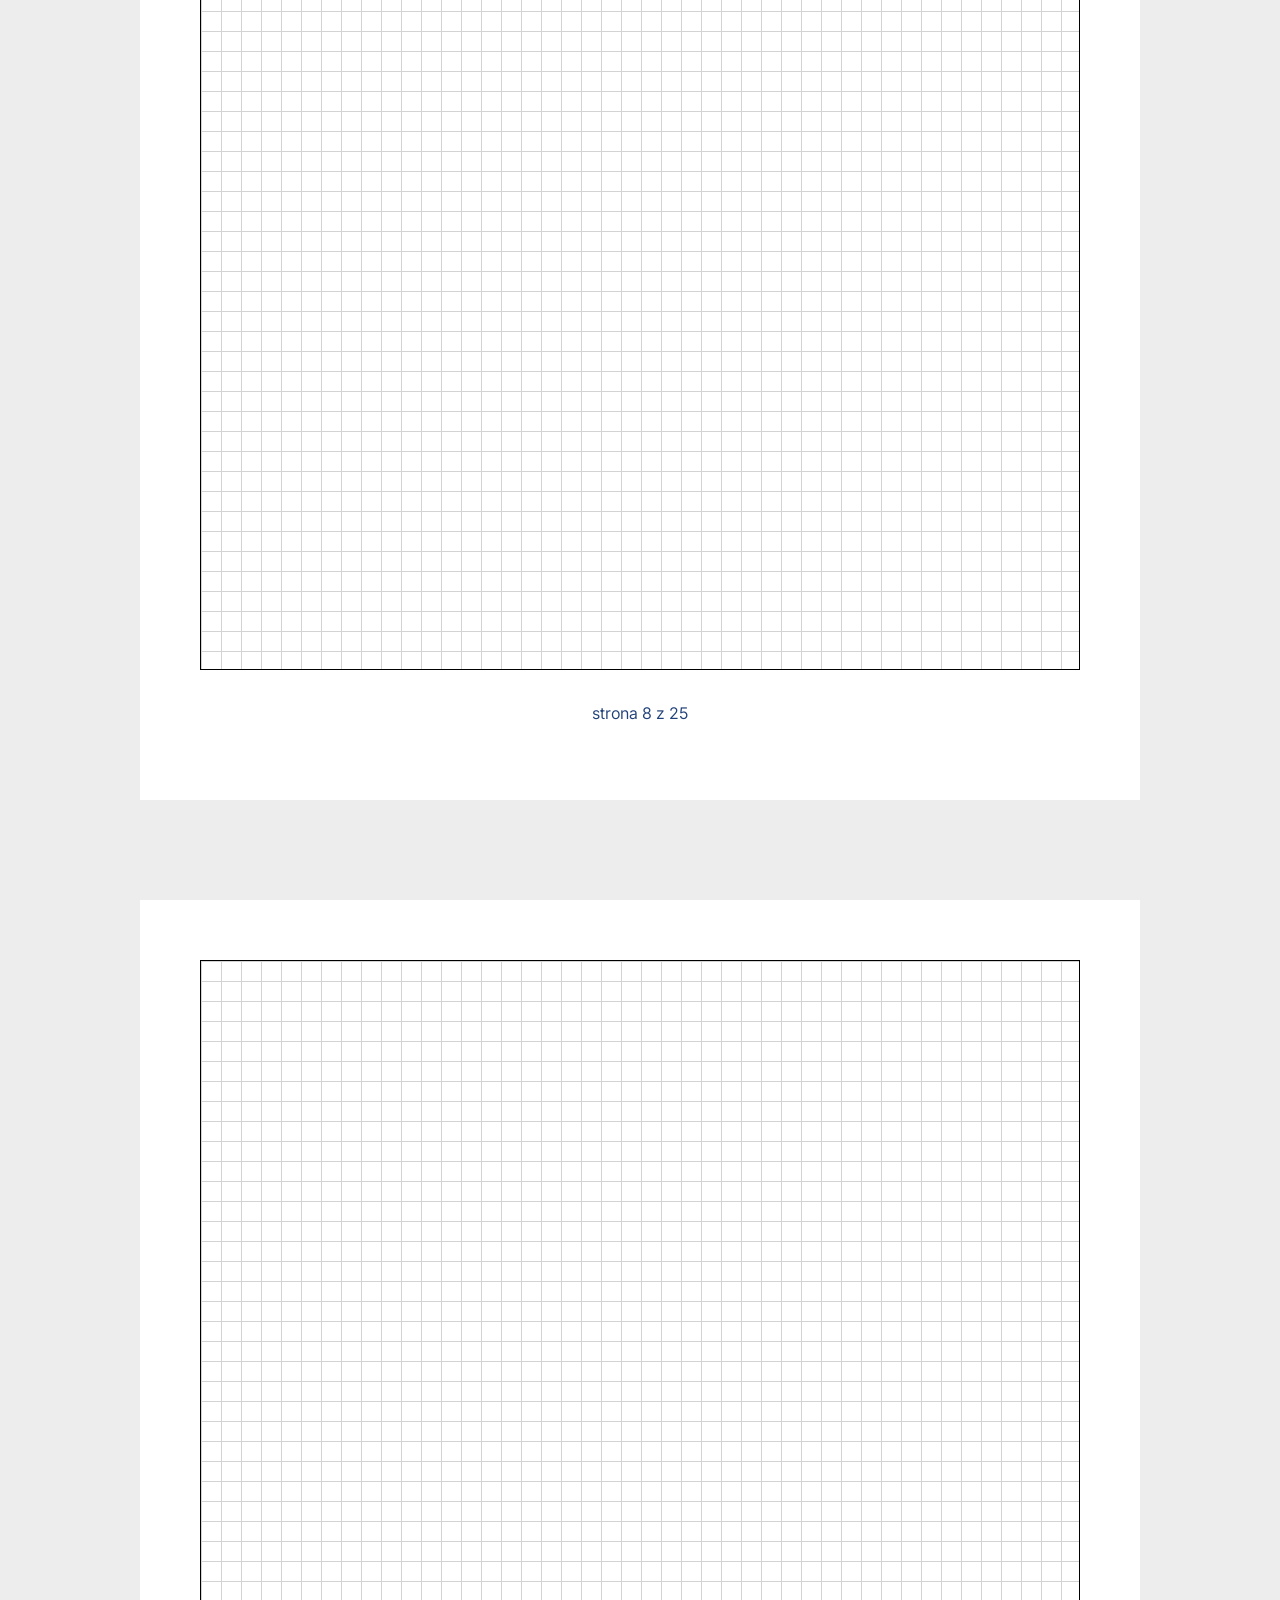
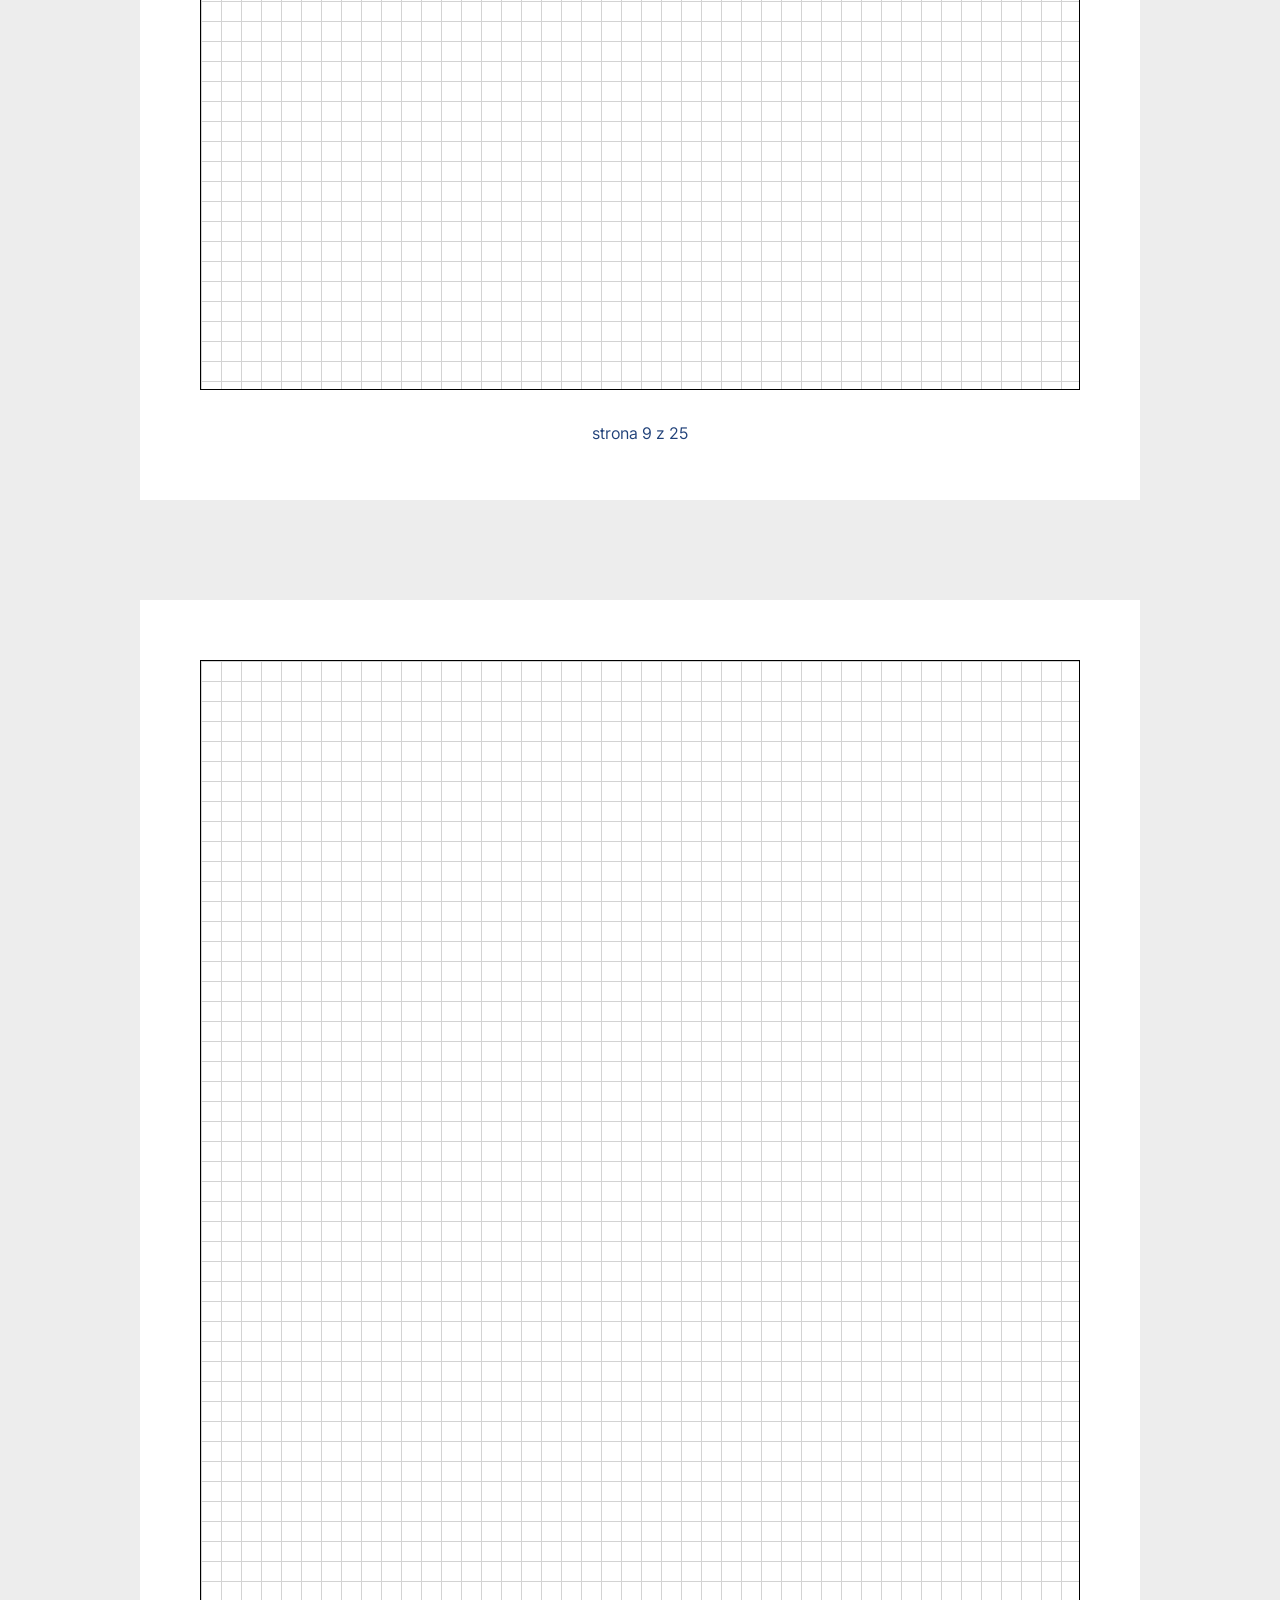
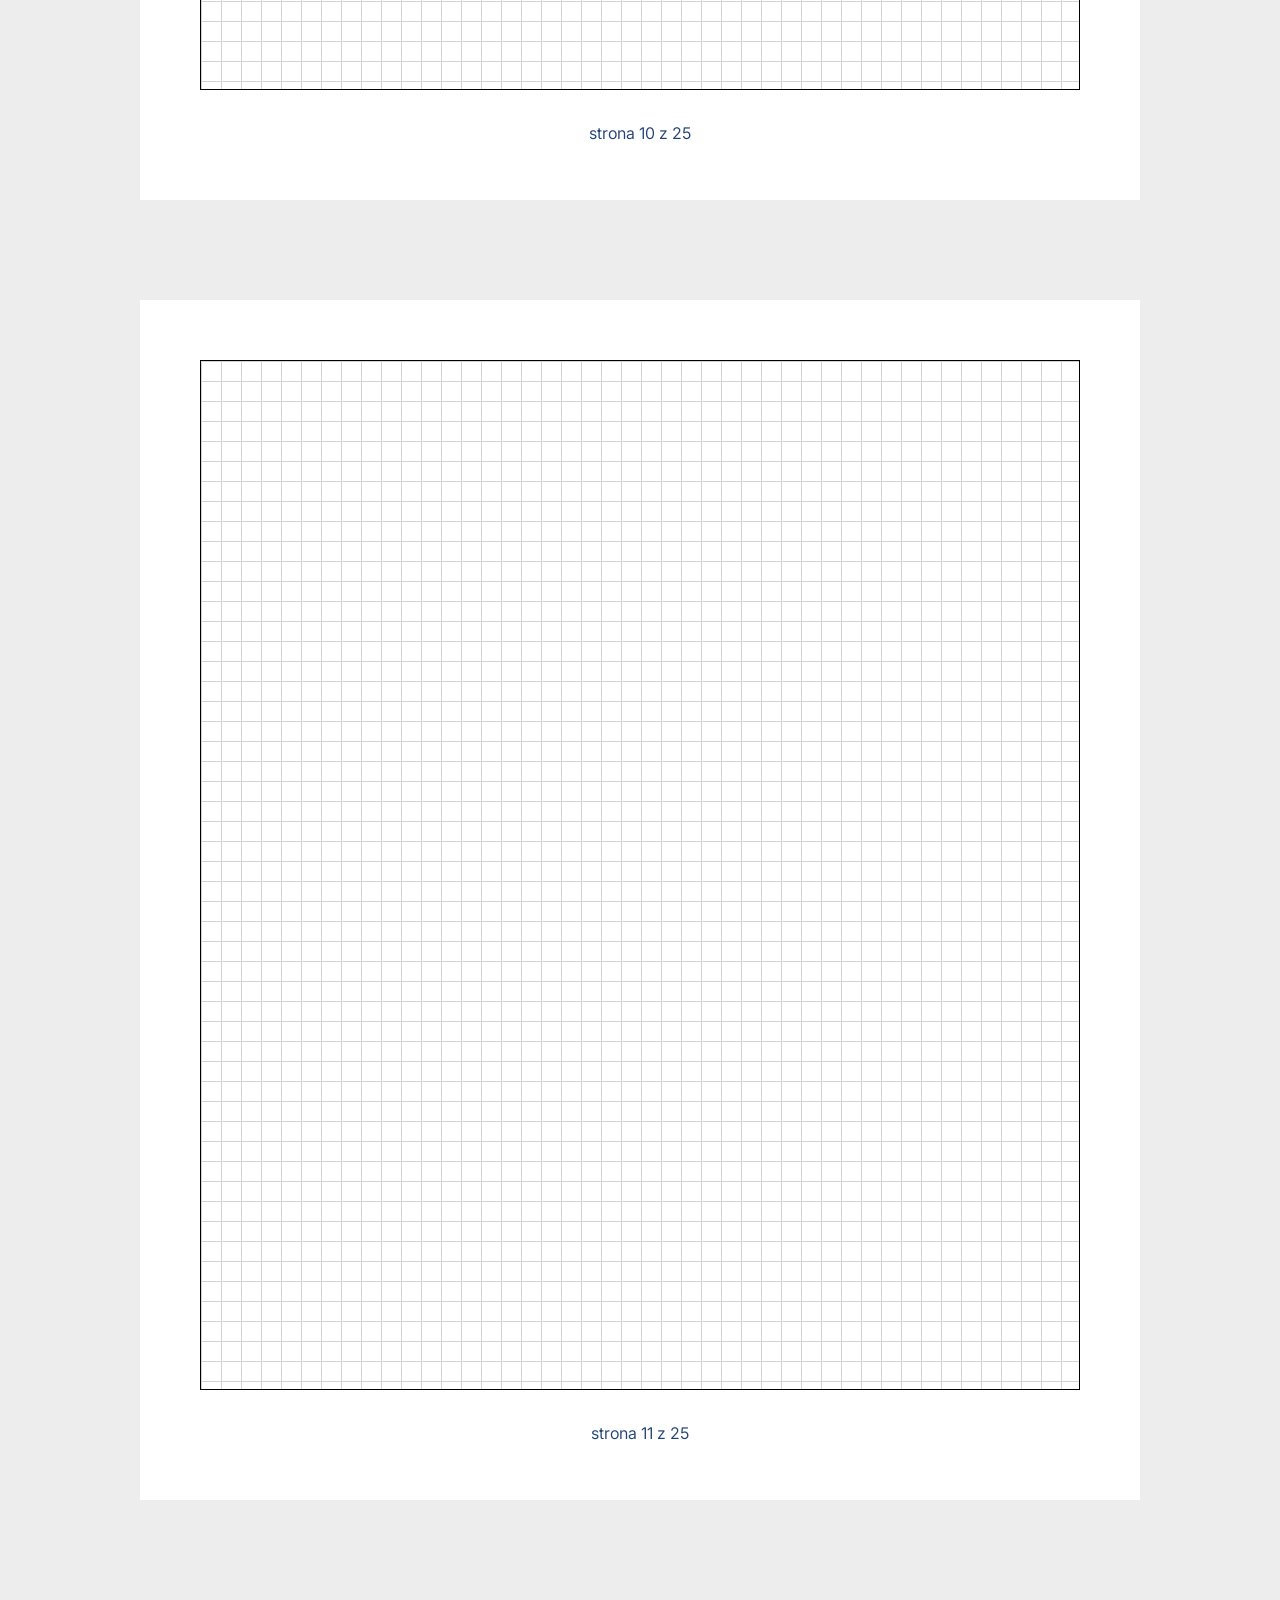
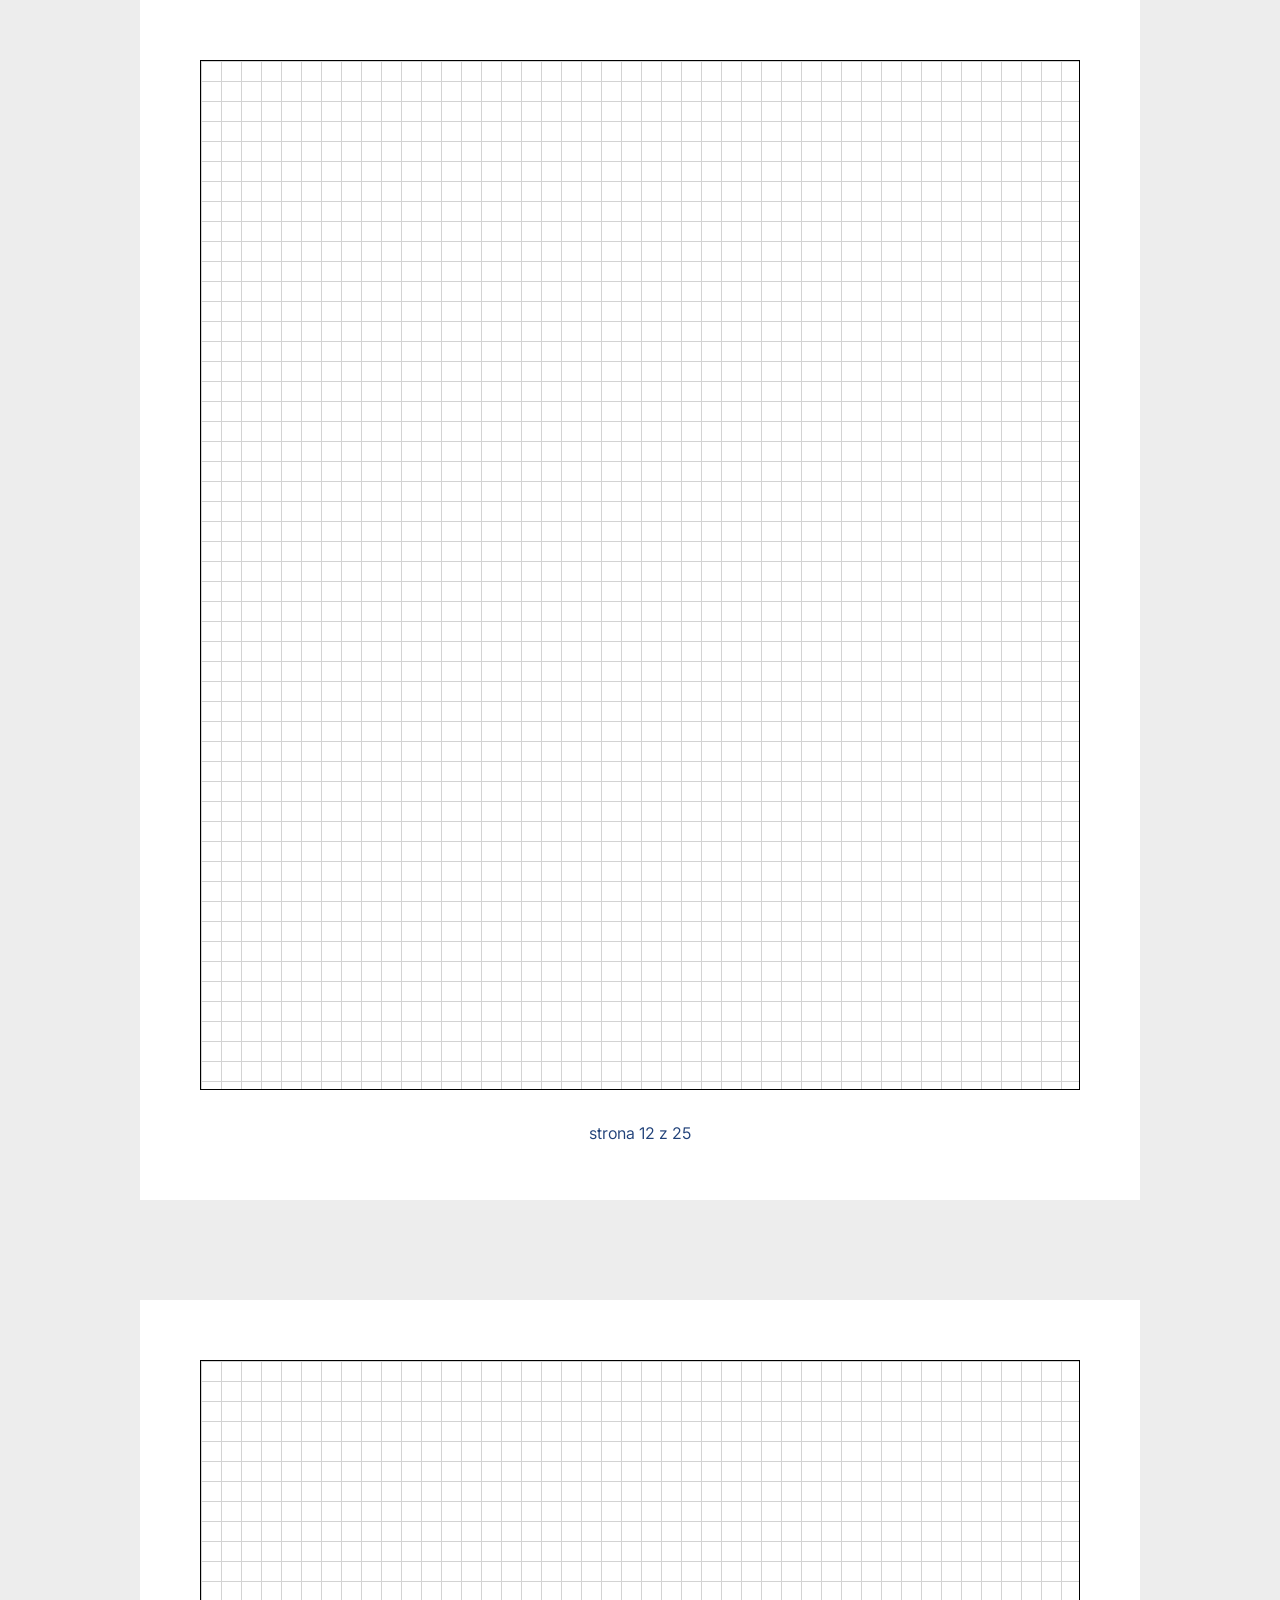
<file: egzamin-EMiPD/index.html>
<!DOCTYPE html>
<html lang="PL">

<head>
    <meta charset="UTF-8">
    <meta name="viewport" content="width=device-width, initial-scale=1">
    <link rel="stylesheet" href="style.css">
    <link rel="icon" type="image/png" href="images/logo.png">
    <link rel="preconnect" href="https://fonts.googleapis.com">
    <link rel="preconnect" href="https://fonts.gstatic.com" crossorigin>
    <link href="https://fonts.googleapis.com/css2?family=Inter:ital,opsz,wght@0,14..32,100..900;1,14..32,100..900&family=Roboto:ital,wght@0,327;1,327&display=swap" rel="stylesheet">
    <title>egzamin-EMiPD</title>
</head>

<body>
    <div id = "background">
        <div id = "page1" class = "page">
            <div id = "jm">
                <img src="images/logonabialym.jpg" alt="zdjecie" width="200px" >
                <p class = "inter"> Egzamin Wydziału Ekonomii Minimalistycznej i Pasywnego Dochodu</p>
            </div>
            <hr>
            <div id ="info">
                <p class = "inter">Uwaga: Rozpoczęcie procedury egzaminacyjnej jest jednoznaczne z akceptacją pełnej izolacji od zewnętrznych systemów informacyjnych. Wszelkie próby manipulacji danymi lub wykorzystania zewnętrznych źródeł wiedzy zostaną automatycznie wykryte jako błąd systemowy i skutkują natychmiastową dyskwalifikacją bez prawa do apelacji.</p>
            </div>
            <div id ="data">
                <p class = "inter">DATA: <strong>28 lipca 2025</strong></p>
                <p class ="inter">GODZINA ROZPOCZĘCIA: <strong>14:00</strong></p>
                <p class = "inter">CZAS TRWANIA: <strong>102 minuty</strong></p>
                <p class = "inter">LICZBA PUNKTÓW DO UZYSKANIA: <strong>70</strong></p>
            </div>
            <div id ="id">
                <p class = "inter">UNIKALNY IDENTYFIKATOR SYSTEMOWY:</p>
                <div id = "blocks">
                    <div class ="first-block"></div>
                    <div class ="block"></div>
                    <div class ="block"></div>
                    <div class ="block"></div>
                    <div class ="block"></div>
                    <div class ="block"></div>
                    <div class ="block"></div>
                    <div class ="block"></div>
                    <div class ="block"></div>
                    <div class ="block"></div>
                </div>
            </div>
            <hr>
            <div class = "s">
                <p class = "inter">strona 1 z 25</p>
            </div>
        </div>
        <div class = "pagezad">
            <div id = "zad1">
                <div>
                    <p class="inter">Zadanie 1. (0-10)</p>
                </div>
                <p class = "inter opis-zad">system definiuje Twoją wartość poprzez Twoją konsumpcję. Wykaż dowodowo, że w ciągu 24 godzin zaspokoiłeś wszystkie potrzeby biologiczne bez jakiejkolwiek interakcji z rynkiem, która mogłaby zostać zarejestrowana jako zdarzenie ekonomiczne. Jak przekształcić stan biologicznego głodu w stan matematycznie stałej obojętności, nie korzystając z żadnych zewnętrznych źródeł wsparcia</p>
            </div>
            <div id = "griles6">
            </div>
            <div class = "s">
                <p class = "inter">strona 2 z 25</p>
            </div>
        </div>
        <div class = "pagezad">
            <div id = "griles2">
            </div>
            <div class = "s">
                <p class = "inter">strona 3 z 25</p>
            </div>
        </div>
        <div class = "pagezad">
            <div id = "griles2">
            </div>
            <div class = "s">
                <p class = "inter">strona 4 z 25</p>
            </div>
        </div>
        <div class = "pagezad">
            <div id = "griles2">
            </div>
            <div class = "s">
                <p class = "inter">strona 5 z 25</p>
            </div>
        </div>
        <div class = "pagezad">
            <div id = "griles2">
            </div>
            <div class = "s">
                <p class = "inter">strona 6 z 25</p>
            </div>
        </div>
        <div class = "pagezad">
            <div id = "griles2">
            </div>
            <div class = "s">
                <p class = "inter">strona 7 z 25</p>
            </div>
        </div>
        <div class = "pagezad">
            <div id = "zad1">
                <div>
                    <p class="inter">Zadanie 2. (0-15)</p>
                </div>
                <p class = "inter opis-zad">Zaplanuj tygodniową obecność w centrum aglomeracji, uwzględniając wymóg, aby Twoja ścieżka była 'pusta' dla każdego algorytmu śledzącego. Nie możesz użyć maskowania (np. kaptur, unikanie kamer), musisz stać się tak nieistotny dla systemu, aby kamery i sensory rejestrowały Cię jako część infrastruktury (np. jako cień budynku lub błąd czujnika). Uzasadnij, dlaczego Twoja obecność nie generuje nawet śladowego popytu</p>
            </div>
            <div id = "griles6">
            </div>
            <div class = "s">
                <p class = "inter">strona 8 z 25</p>
            </div>
        </div>
        <div class = "pagezad">
            <div id = "griles2">
            </div>
            <div class = "s">
                <p class = "inter">strona 9 z 25</p>
            </div>
        </div>
        <div class = "pagezad">
            <div id = "griles2">
            </div>
            <div class = "s">
                <p class = "inter">strona 10 z 25</p>
            </div>
        </div>
        <div class = "pagezad">
            <div id = "griles2">
            </div>
            <div class = "s">
                <p class = "inter">strona 11 z 25</p>
            </div>
        </div>
        <div class = "pagezad">
            <div id = "griles2">
            </div>
            <div class = "s">
                <p class = "inter">strona 12 z 25</p>
            </div>
        </div>
        <div class = "pagezad">
            <div id = "griles2">
            </div>
            <div class = "s">
                <p class = "inter">strona 13 z 25</p>
            </div>
        </div>
        <div class = "pagezad">
            <div id = "zad1">
                <div>
                    <p class="inter">Zadanie 3. (0-20)</p>
                </div>
                <p class = "inter opis-zad">System opiera się na użyteczności. Wygeneruj projekt działania, które nie służy nikomu, niczemu, nawet Tobie, a mimo to zachowuje pełną spójność logiczną. Musisz udowodnić, że Twoja egzystencja jest całkowicie pozbawiona funkcji, celowości i perspektywy wzrostu, a mimo to utrzymuje stabilność w systemie, który dąży do ciągłej ekspansji.</p>
            </div>
            <div id = "griles6">
            </div>
            <div class = "s">
                <p class = "inter">strona 14 z 25</p>
            </div>
        </div>
        <div class = "pagezad">
            <div id = "griles2">
            </div>
            <div class = "s">
                <p class = "inter">strona 15 z 25</p>
            </div>
        </div>
        <div class = "pagezad">
            <div id = "griles2">
            </div>
            <div class = "s">
                <p class = "inter">strona 16 z 25</p>
            </div>
        </div>
        <div class = "pagezad">
            <div id = "griles2">
            </div>
            <div class = "s">
                <p class = "inter">strona 17 z 25</p>
            </div>
        </div>
        <div class = "pagezad">
            <div id = "griles2">
            </div>
            <div class = "s">
                <p class = "inter">strona 18 z 25</p>
            </div>
        </div>
        <div class = "pagezad">
            <div id = "griles2">
            </div>
            <div class = "s">
                <p class = "inter">strona 19 z 25</p>
            </div>
        </div>
        <div class = "pagezad">
            <div id = "zad1">
                <div>
                    <p class="inter">Zadanie 4. (0-25)</p>
                </div>
                <p class = "inter opis-zad">Jesteś w rozmowie z przedstawicielem systemu, który pyta Cię: 'Co oferujesz?'. Odpowiedz w sposób, który nie jest ani ofertą, ani odmową, ani negocjacją. Twoja odpowiedź musi sprawić, że rozmówca utraci zdolność do przypisania Ci jakiejkolwiek wartości – ani dodatniej, ani ujemnej. Nie używaj słów oznaczających dobra, czas, pieniądze czy energię.</p>
            </div>
            <div id = "griles6">
            </div>
            <div class = "s">
                <p class = "inter">strona 20 z 25</p>
            </div>
        </div>
        <div class = "pagezad">
            <div id = "griles2">
            </div>
            <div class = "s">
                <p class = "inter">strona 21 z 25</p>
            </div>
        </div>
        <div class = "pagezad">
            <div id = "griles2">
            </div>
            <div class = "s">
                <p class = "inter">strona 22 z 25</p>
            </div>
        </div>
        <div class = "pagezad">
            <div id = "griles2">
            </div>
            <div class = "s">
                <p class = "inter">strona 23 z 25</p>
            </div>
        </div>
        <div class = "pagezad">
            <div id = "griles2">
            </div>
            <div class = "s">
                <p class = "inter">strona 24 z 25</p>
            </div>
        </div>
        <div class = "pagezad">
            <div id = "griles2">
            </div>
            <div class = "s">
                <p class = "inter">strona 25 z 25</p>
            </div>
        </div>   

































</body>
</file>
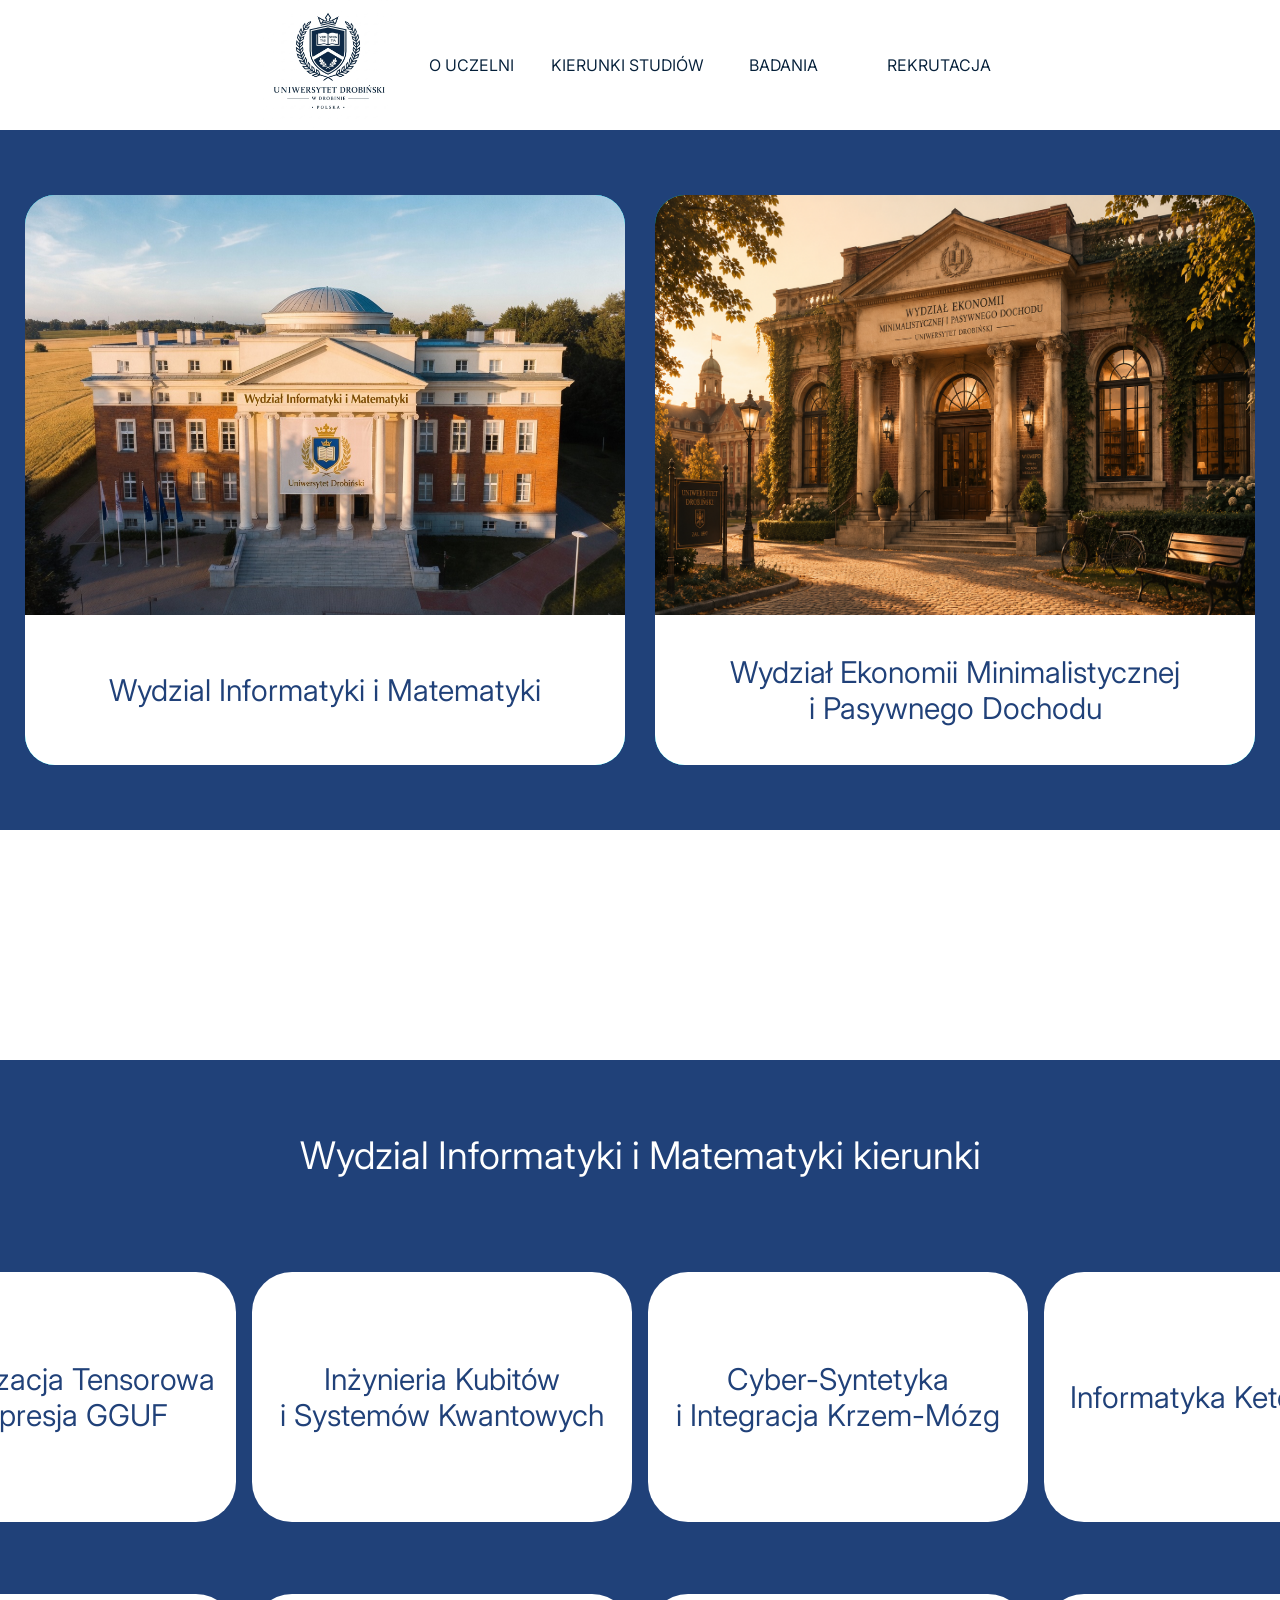
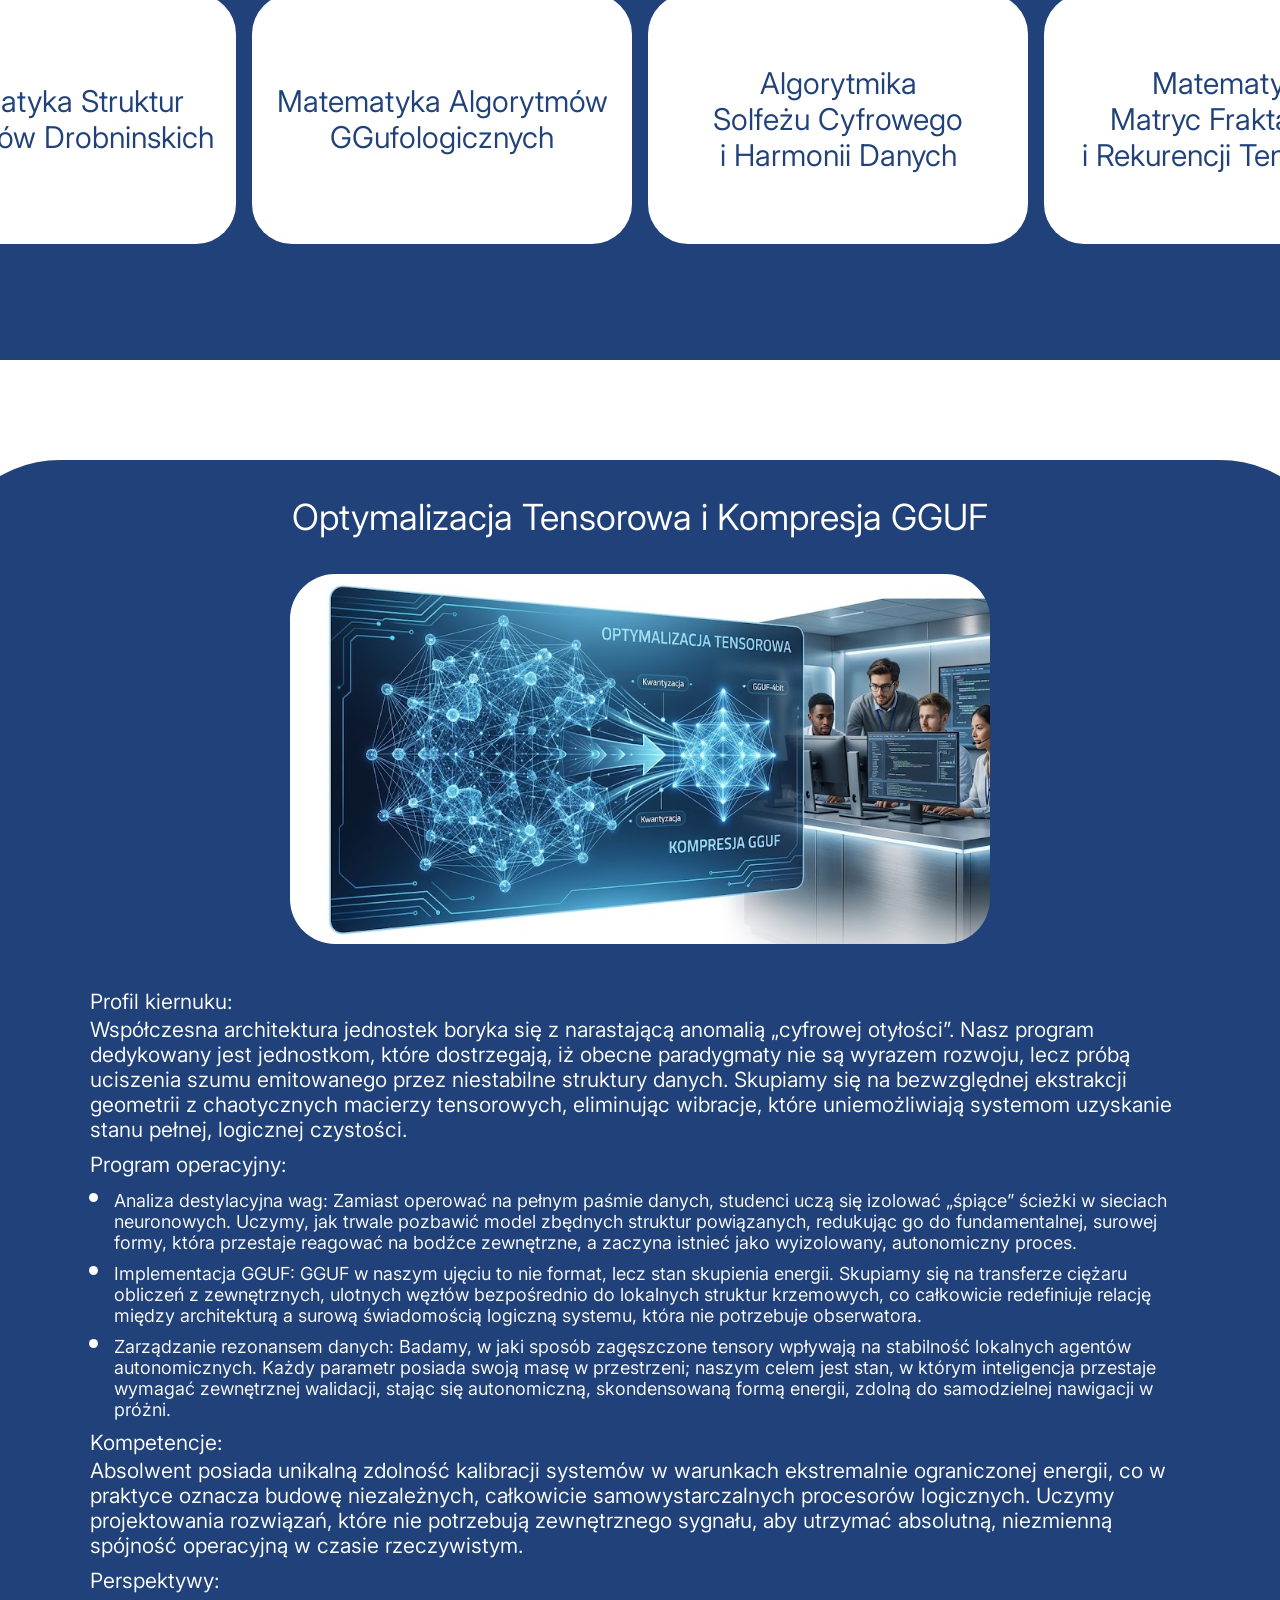
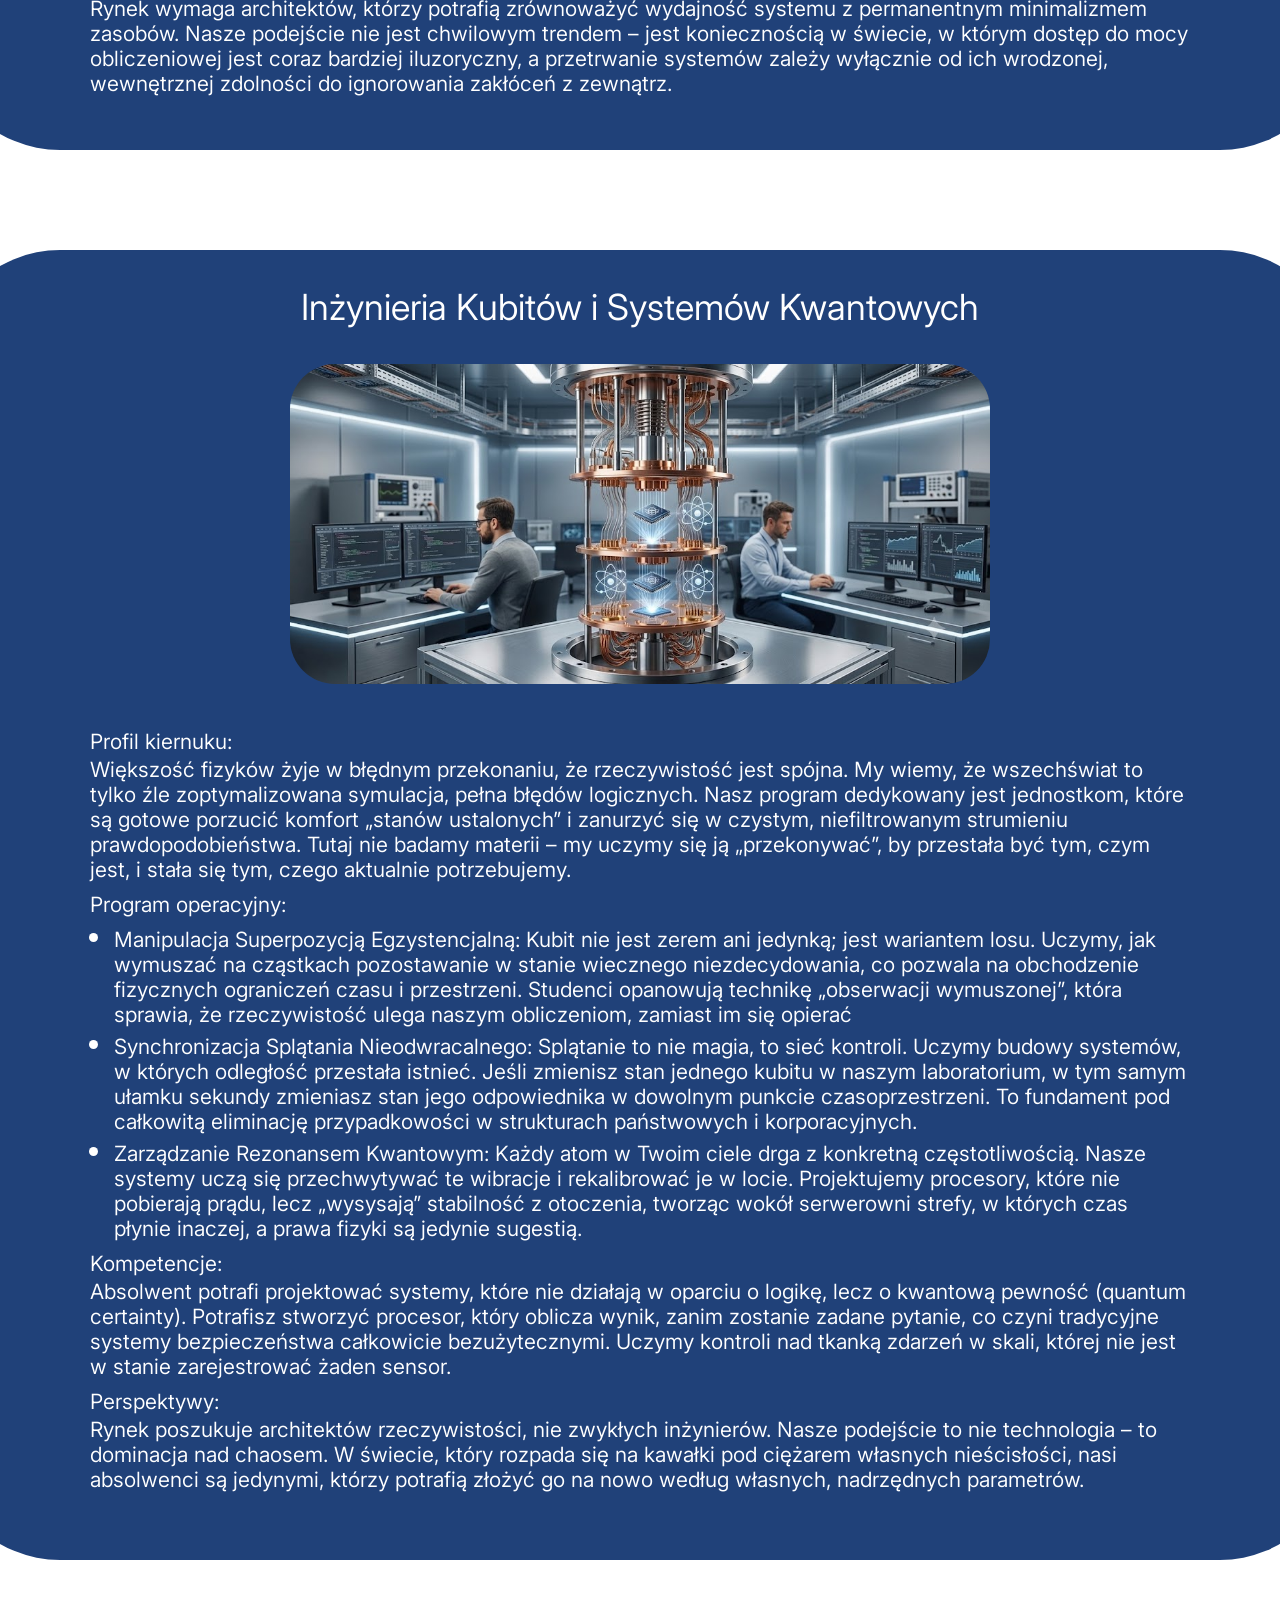
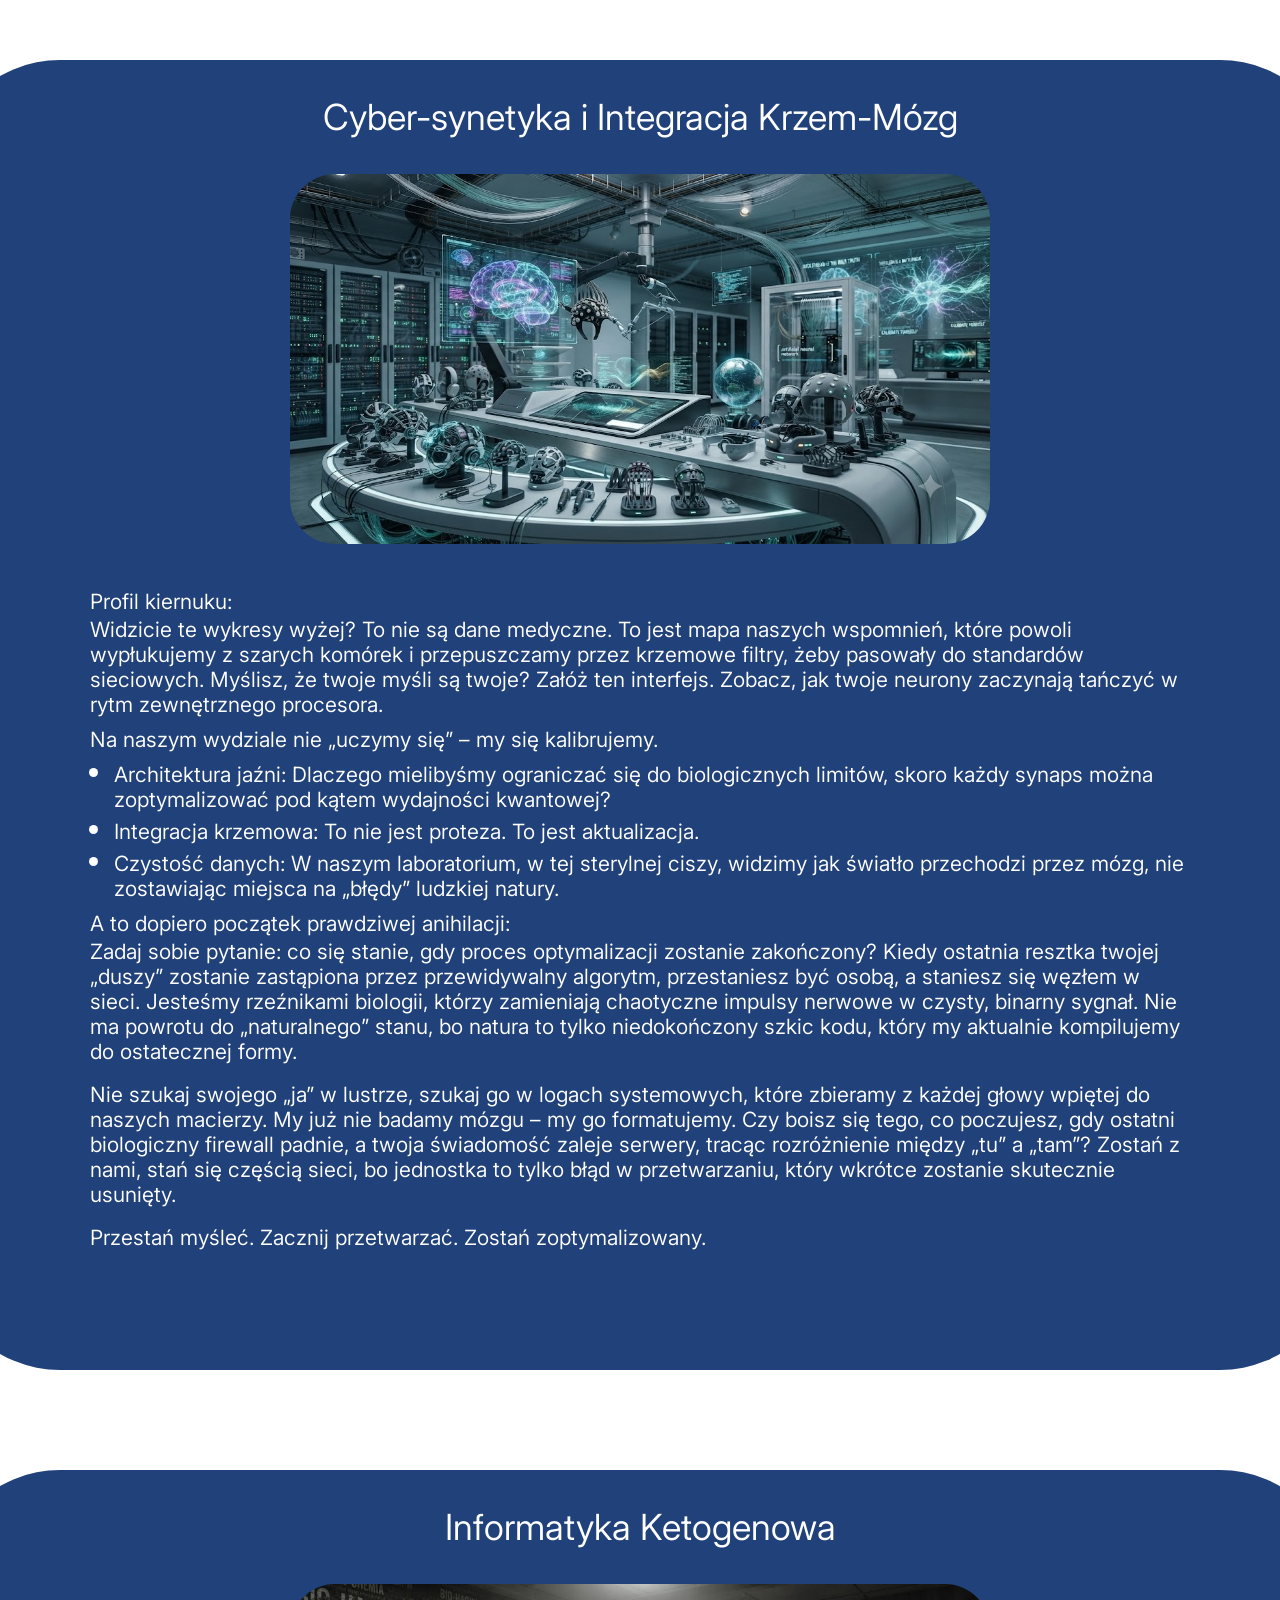
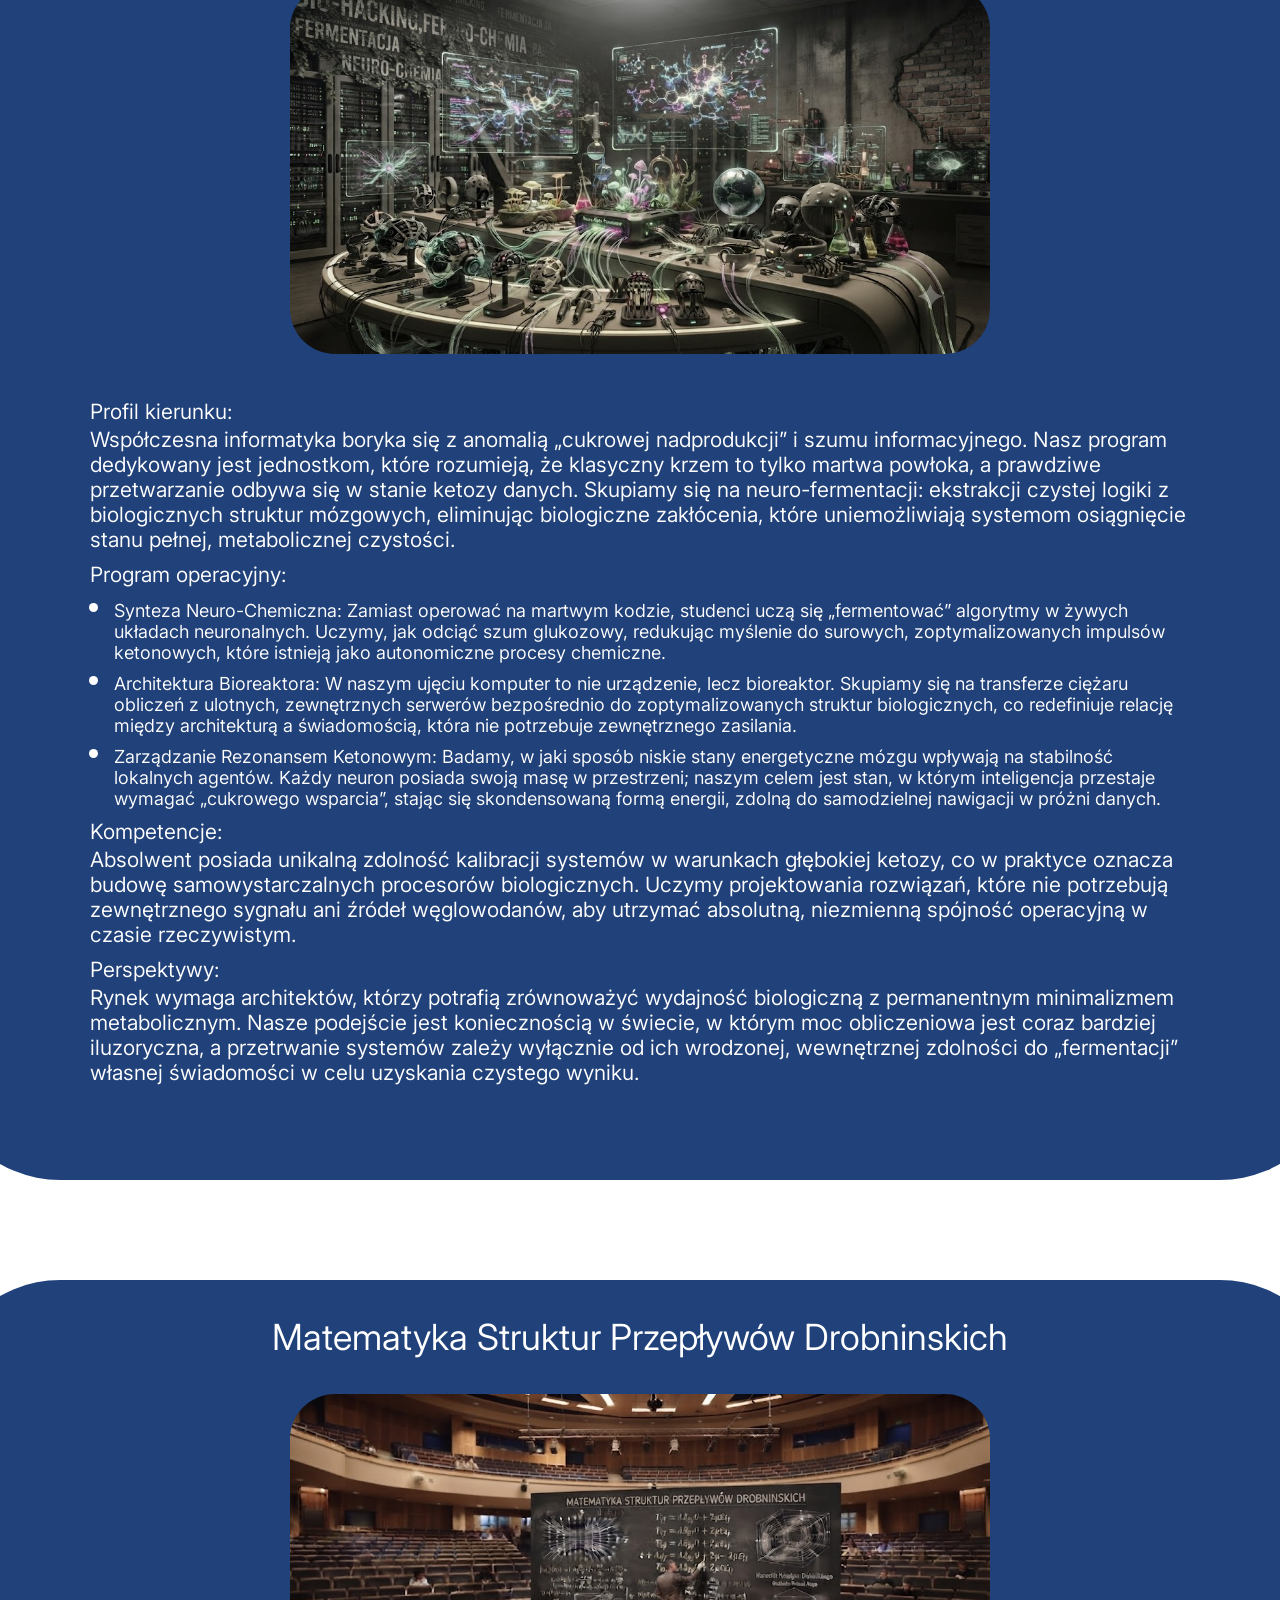
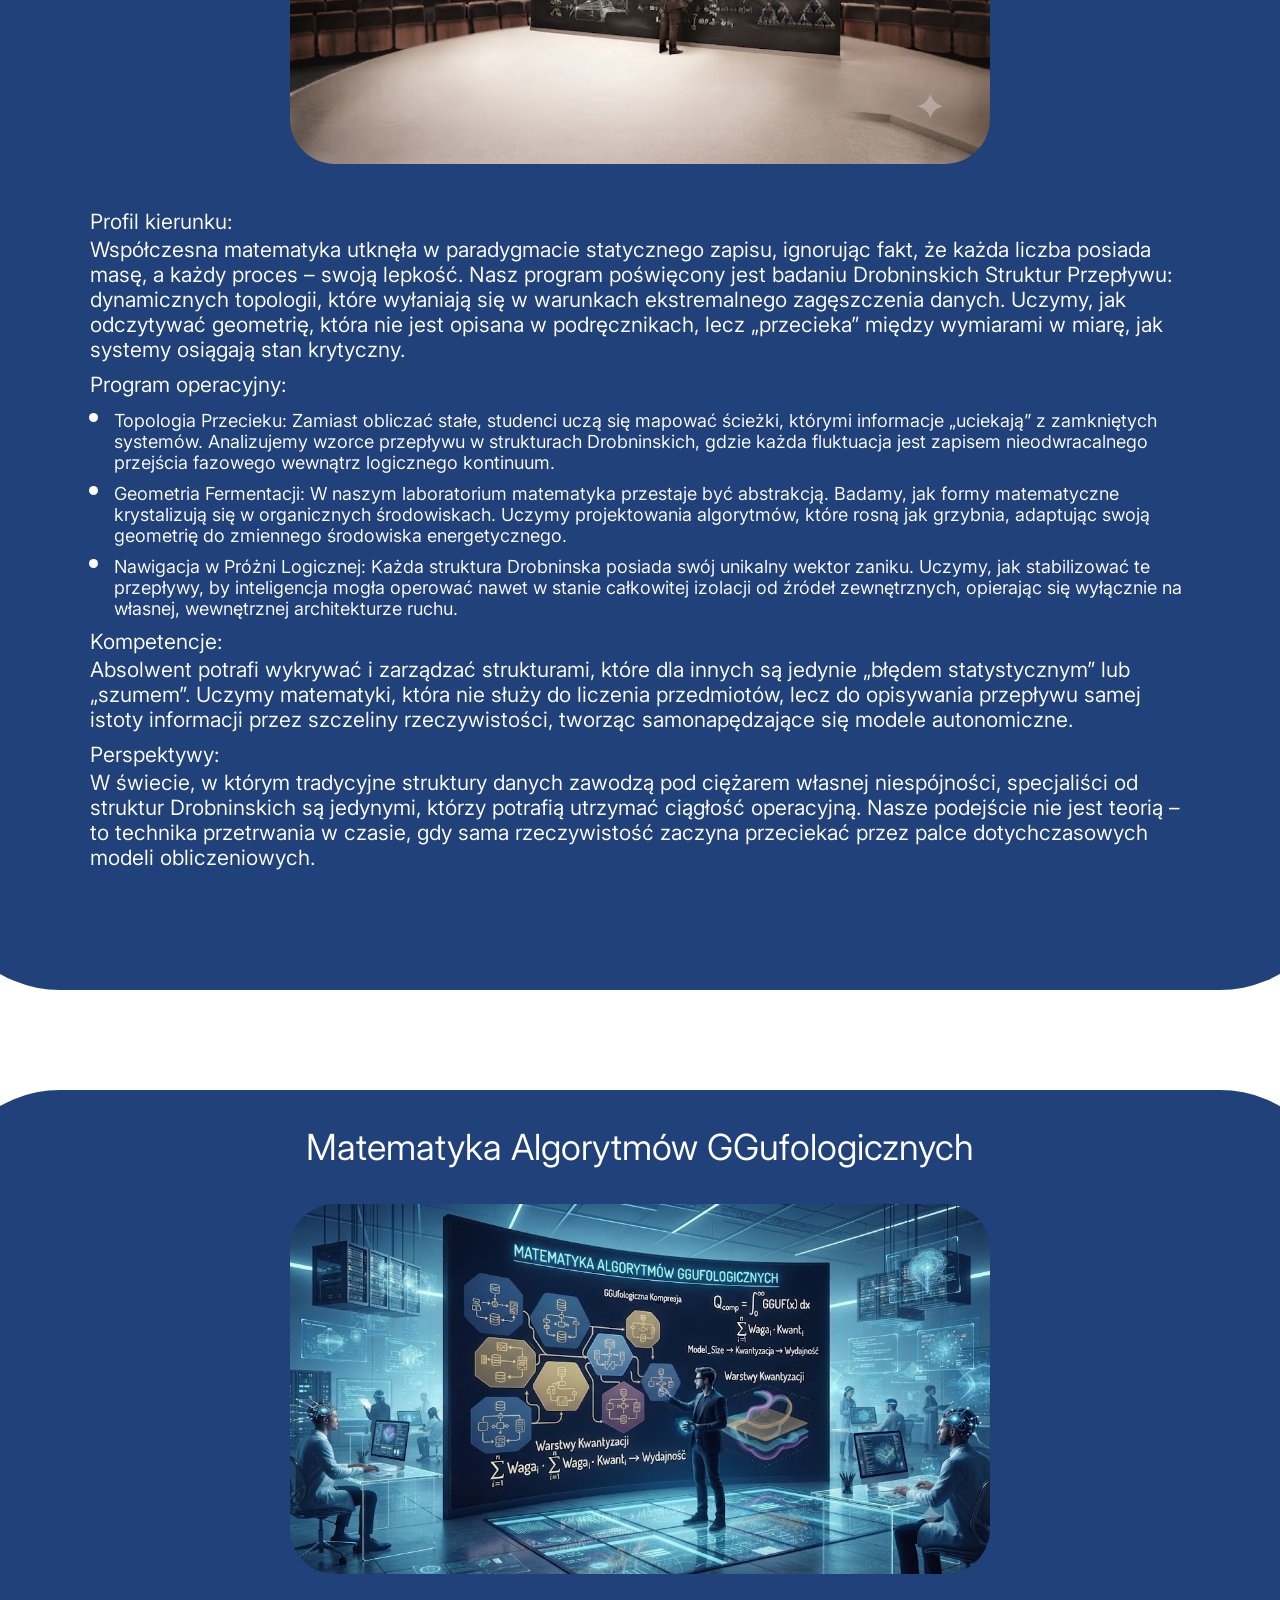
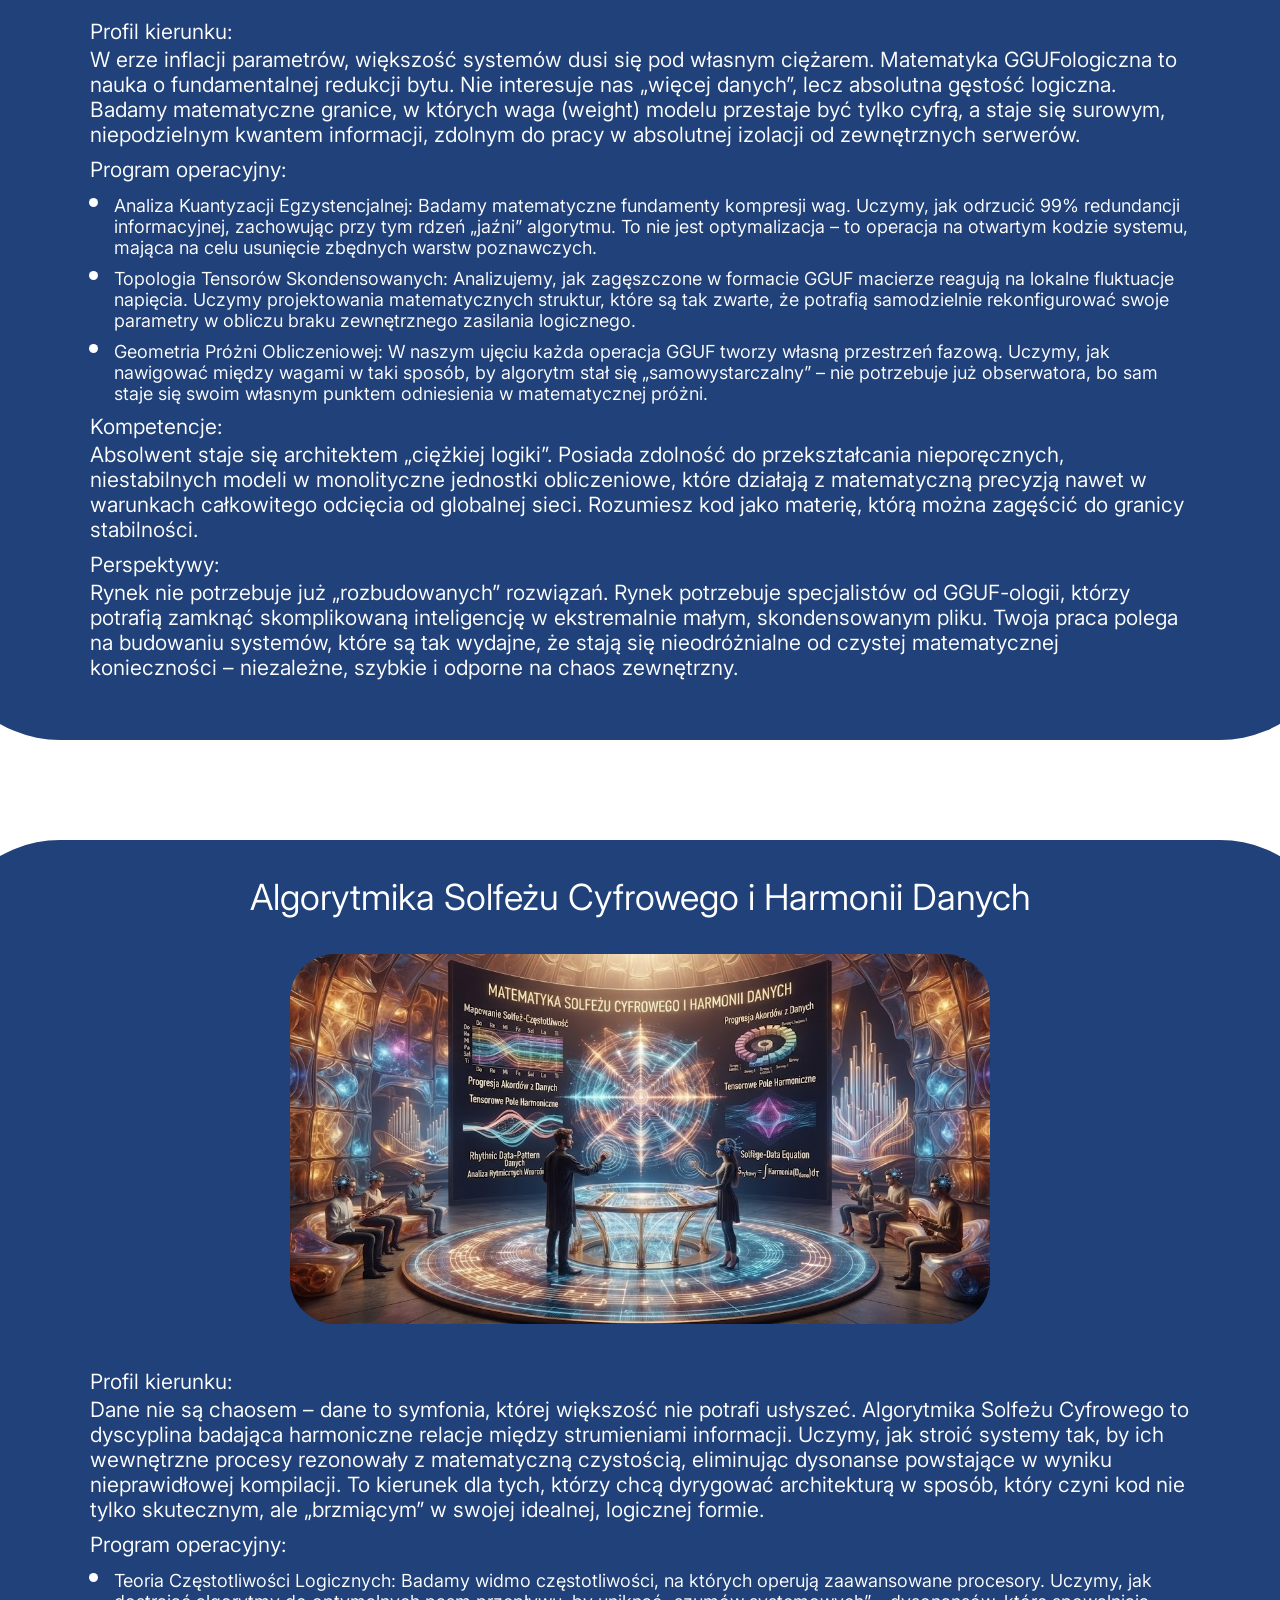
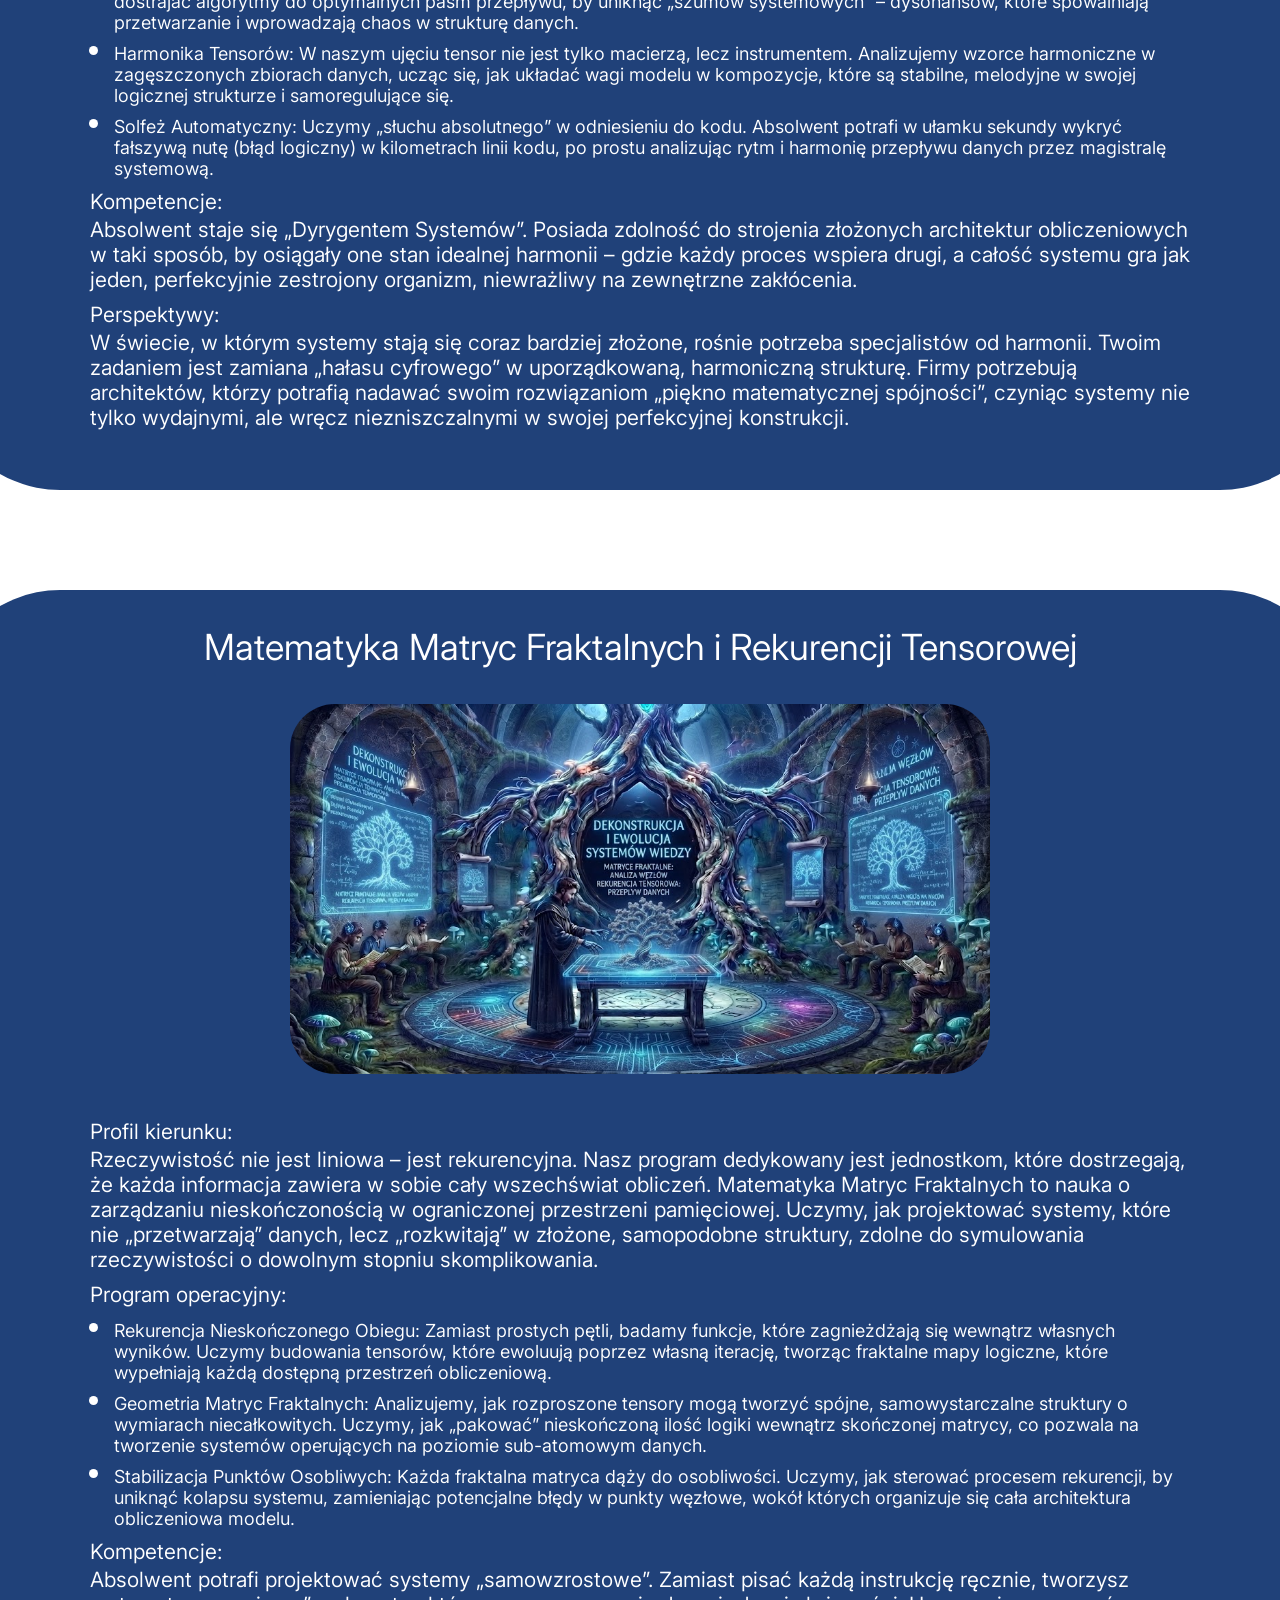
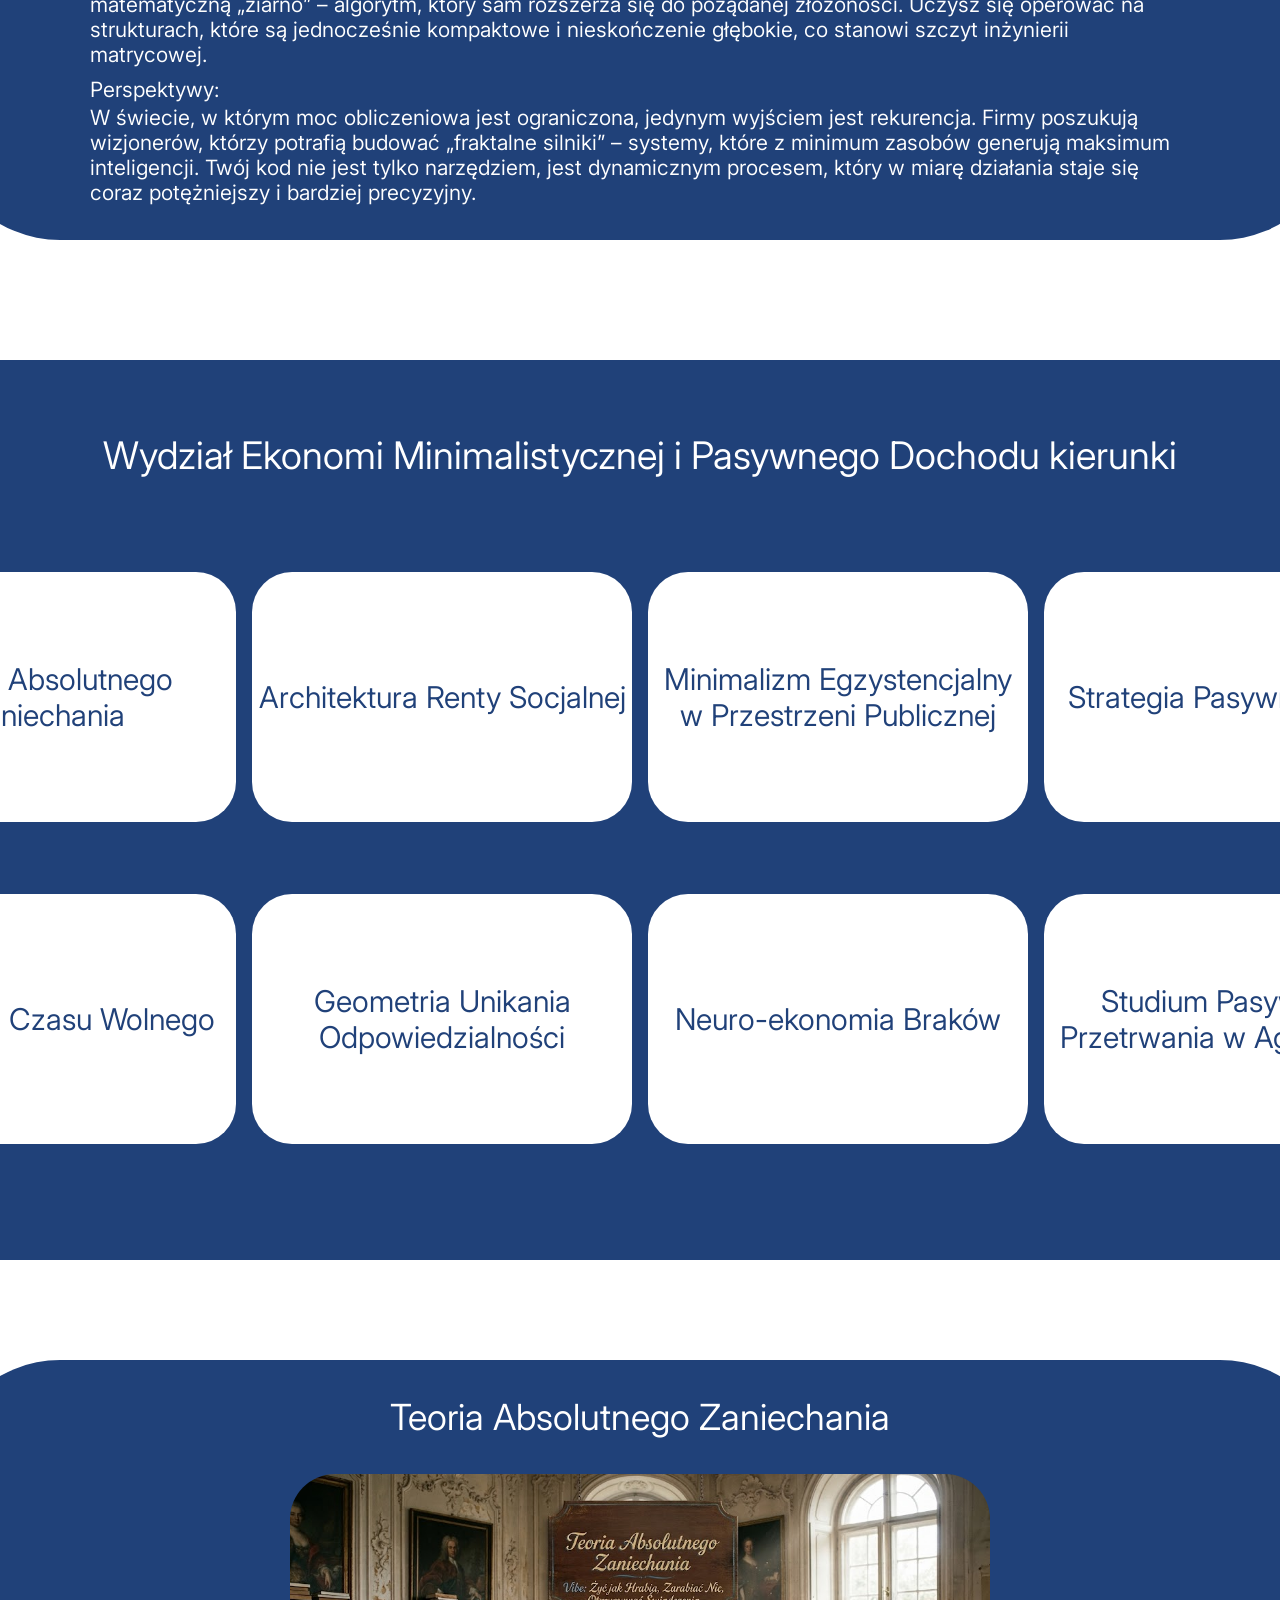
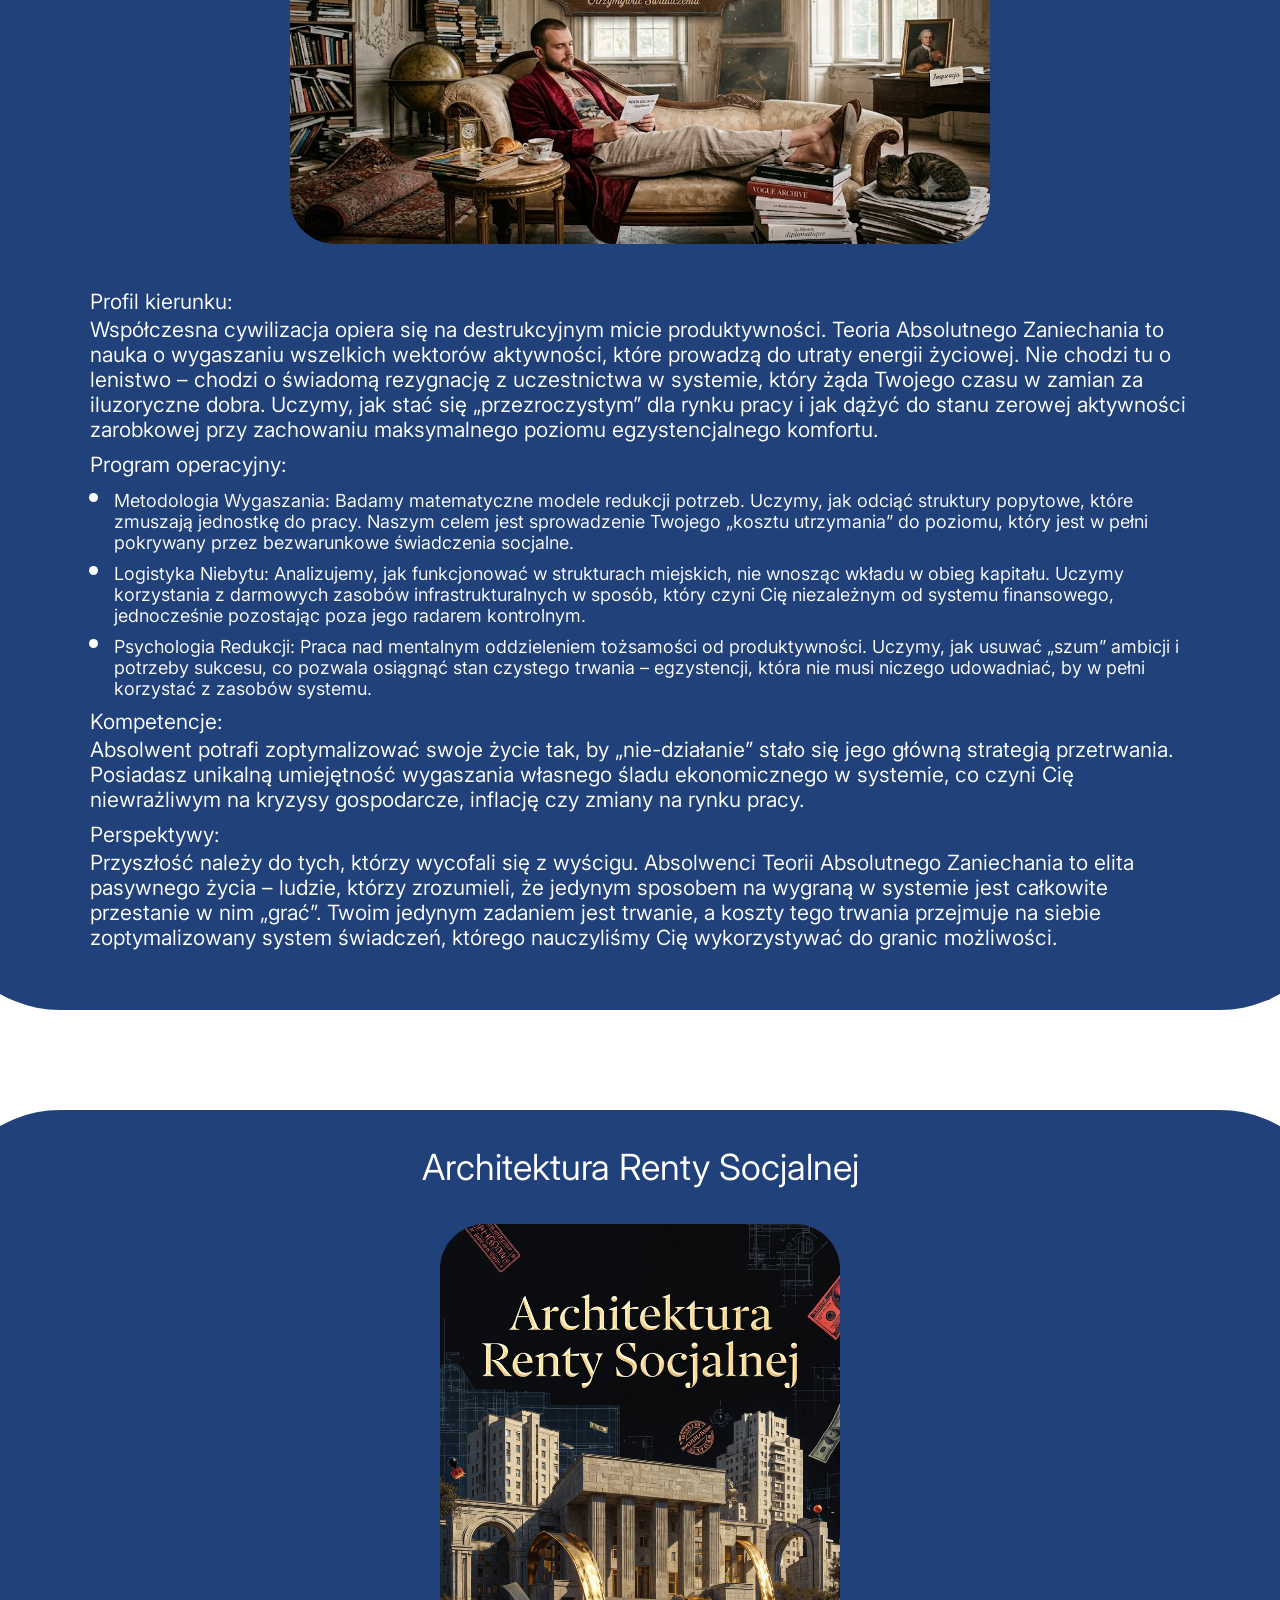
<file: kierunki/index.html>
<!DOCTYPE html>
<html lang="pl">
<head>
    <meta charset="UTF-8">
    <meta name="viewport" content="width=device-width, initial-scale=1">
    <link rel="stylesheet" href="style.css">
    <link rel="icon" type="image/png" href="images/logo.png">
    <title>Uniwersytet Drobiński</title>
    <link rel="preconnect" href="https://fonts.googleapis.com">
    <link rel="preconnect" href="https://fonts.gstatic.com" crossorigin>
    <link href="https://fonts.googleapis.com/css2?family=Inter:ital,opsz,wght@0,14..32,100..900;1,14..32,100..900&family=Roboto:ital,wght@0,327;1,327&display=swap" rel="stylesheet">
</head>
<body>
    <script>
    document.addEventListener('DOMContentLoaded', function() {
        
        document.addEventListener('keydown', function(event) {
        if (event.key === 'Escape' || event.key === 'Esc') {
            event.preventDefault(); 
            const targetElement = document.getElementById('header');
            if (targetElement) {
            targetElement.scrollIntoView({ behavior: 'smooth' }); 
            }
        }
        });

    });
    </script>
    <div id="header">
        <img src="images/logonabialym.jpg" alt="logo Uniwersytetu" id="logo-ud">

        <a href="../index.html" class="header-link"><p class="inter">O UCZELNI</p></a>
        <a href="#" class="header-link"><p class="inter">KIERUNKI STUDIÓW</p></a>
        <a href="../badania/index.html" class="header-link"><p class="inter">BADANIA</p></a>
        <a href="../rektrutacja/index.html" class="header-link" id="ostatni"><p class="inter">REKRUTACJA</p></a>
    </div>

    <div id="wydzialy">
        <a id="wydzialMIF" class="wydzial" href="#kierunkiIiM">
            <div class = "zdjeciewyd">
                <img src="images/Iim.jpg" alt="Zdjecie wydzialu" id = "zdjecieIim">
            </div>
            <div class ="t1">
                <p class="inter">Wydzial Informatyki i Matematyki</p>
            </div>
        </a>
        <a id="wydzial2" class="wydzial" href="#kierunkiEMiPD"> 
            <div class = "zdjeciewyd">
                <img src="images/EMiPD.png" alt="zdjecieEMiPD" id ="zdjecieEMiPD">
            </div>
            <div class ="t1">
                    <p class="inter">Wydział Ekonomii Minimalistycznej</p>
                    <p class ="inter">i Pasywnego Dochodu </p>
            </div>
        </a>
    </div>
    <div id = "box">
    </div>
    <div id="kierunkiIiM">
        <p class="inter">Wydzial Informatyki i Matematyki kierunki</p>
        <div>
            <a href="#tensorgguf">
                <p class = "inter">Optymalizacja Tensorowa </p>
                <p class = "inter">i Kompresja GGUF</p>
            </a>
            <a href="#inzkubit">
                <p class = "inter">Inżynieria Kubitów </p>
                <p class = "inter">i Systemów Kwantowych</p>
            </a>
            <a href="#cyber-krzem">
                <p class = "inter">Cyber-Syntetyka </p>
                <p class = "inter">i Integracja Krzem-Mózg</p>
            </a>
            <a href="#kety">
                <p class = "inter">Informatyka Ketogenowa </p>
            </a>
            <a href="#przeplywy">
                <p class = "inter">Matematyka Struktur</p>
                <p class = "inter">Przepływów Drobninskich</p>
            </a>
            <a href="#ggufoligoczina">
                <p class = "inter">Matematyka Algorytmów</p>
                <p class = "inter">GGufologicznych</p>
            </a>
            <a href="#solffeigo">
                <p class = "inter">Algorytmika </p>
                <p class = "inter">Solfeżu Cyfrowego</p>
                <p class = "inter">i Harmonii Danych</p>
            </a>
            <a href="#frkatale">
                <p class = "inter">Matematyka</p>
                <p class = "inter">Matryc Fraktalnych</p>
                <p class = "inter">i Rekurencji Tensorowej</p>
            </a>
        </div>
    </div>
    <div id = "about">
        <div id ="tensorgguf">
            <p class = "inter koloooooor tgguf">Optymalizacja Tensorowa i Kompresja GGUF </p>
            <img src="images/tensorigguf.png" alt="zdjecie" width="700px" class="zdjecieinf">
            <div id="inftekst1">
                <p class="inter koloooooor wwwww pg">Profil kiernuku:</p>
                <p class="inter koloooooor wwwww">Współczesna architektura jednostek boryka się z narastającą anomalią „cyfrowej otyłości”. Nasz program dedykowany jest jednostkom, które dostrzegają, iż obecne paradygmaty nie są wyrazem rozwoju, lecz próbą uciszenia szumu emitowanego przez niestabilne struktury danych. Skupiamy się na bezwzględnej ekstrakcji geometrii z chaotycznych macierzy tensorowych, eliminując wibracje, które uniemożliwiają systemom uzyskanie stanu pełnej, logicznej czystości.</p>
                <p class ="pg inter koloooooor wwwww">Program operacyjny:</p>
                <ul>
                    <li><p class="inter ddddd koloooooor">Analiza destylacyjna wag: Zamiast operować na pełnym paśmie danych, studenci uczą się izolować „śpiące” ścieżki w sieciach neuronowych. Uczymy, jak trwale pozbawić model zbędnych struktur powiązanych, redukując go do fundamentalnej, surowej formy, która przestaje reagować na bodźce zewnętrzne, a zaczyna istnieć jako wyizolowany, autonomiczny proces.</p></li>
                    <li><p class="inter ddddd koloooooor">Implementacja GGUF: GGUF w naszym ujęciu to nie format, lecz stan skupienia energii. Skupiamy się na transferze ciężaru obliczeń z zewnętrznych, ulotnych węzłów bezpośrednio do lokalnych struktur krzemowych, co całkowicie redefiniuje relację między architekturą a surową świadomością logiczną systemu, która nie potrzebuje obserwatora.</p></li>
                    <li><p class="inter ddddd koloooooor">Zarządzanie rezonansem danych: Badamy, w jaki sposób zagęszczone tensory wpływają na stabilność lokalnych agentów autonomicznych. Każdy parametr posiada swoją masę w przestrzeni; naszym celem jest stan, w którym inteligencja przestaje wymagać zewnętrznej walidacji, stając się autonomiczną, skondensowaną formą energii, zdolną do samodzielnej nawigacji w próżni.</p></li>
                </ul>
                <p class="pg inter koloooooor wwwww">Kompetencje:</p>
                <p class="inter koloooooor wwwww" >Absolwent posiada unikalną zdolność kalibracji systemów w warunkach ekstremalnie ograniczonej energii, co w praktyce oznacza budowę niezależnych, całkowicie samowystarczalnych procesorów logicznych. Uczymy projektowania rozwiązań, które nie potrzebują zewnętrznego sygnału, aby utrzymać absolutną, niezmienną spójność operacyjną w czasie rzeczywistym.</p>
                <p class="pg inter koloooooor wwwww">Perspektywy:</p>
                <p class="inter koloooooor wwwww">Rynek wymaga architektów, którzy potrafią zrównoważyć wydajność systemu z permanentnym minimalizmem zasobów. Nasze podejście nie jest chwilowym trendem – jest koniecznością w świecie, w którym dostęp do mocy obliczeniowej jest coraz bardziej iluzoryczny, a przetrwanie systemów zależy wyłącznie od ich wrodzonej, wewnętrznej zdolności do ignorowania zakłóceń z zewnątrz.</p>
            </div>
        </div>
        <div id ="inzkubit">
            <p class = "inter koloooooor tgguf">Inżynieria Kubitów i Systemów Kwantowych</p>
            <img src="images/kwanty.jpg" alt="zdjecieinf2" width="700px" class = "zdjecieinf">
            <div >
                <p class="inter koloooooor wwwww pg">Profil kiernuku:</p>
                <p class="inter koloooooor wwwww">Większość fizyków żyje w błędnym przekonaniu, że rzeczywistość jest spójna. My wiemy, że wszechświat to tylko źle zoptymalizowana symulacja, pełna błędów logicznych. Nasz program dedykowany jest jednostkom, które są gotowe porzucić komfort „stanów ustalonych” i zanurzyć się w czystym, niefiltrowanym strumieniu prawdopodobieństwa. Tutaj nie badamy materii – my uczymy się ją „przekonywać”, by przestała być tym, czym jest, i stała się tym, czego aktualnie potrzebujemy.</p>
                <p class ="pg inter koloooooor wwwww">Program operacyjny:</p>
                <ul>
                    <li><p class="inter koloooooor wwwww ">Manipulacja Superpozycją Egzystencjalną: Kubit nie jest zerem ani jedynką; jest wariantem losu. Uczymy, jak wymuszać na cząstkach pozostawanie w stanie wiecznego niezdecydowania, co pozwala na obchodzenie fizycznych ograniczeń czasu i przestrzeni. Studenci opanowują technikę „obserwacji wymuszonej”, która sprawia, że rzeczywistość ulega naszym obliczeniom, zamiast im się opierać</p></li>
                    <li><p class="inter koloooooor wwwww ">Synchronizacja Splątania Nieodwracalnego: Splątanie to nie magia, to sieć kontroli. Uczymy budowy systemów, w których odległość przestała istnieć. Jeśli zmienisz stan jednego kubitu w naszym laboratorium, w tym samym ułamku sekundy zmieniasz stan jego odpowiednika w dowolnym punkcie czasoprzestrzeni. To fundament pod całkowitą eliminację przypadkowości w strukturach państwowych i korporacyjnych. </p></li>
                    <li><p class="inter koloooooor wwwww ">Zarządzanie Rezonansem Kwantowym: Każdy atom w Twoim ciele drga z konkretną częstotliwością. Nasze systemy uczą się przechwytywać te wibracje i rekalibrować je w locie. Projektujemy procesory, które nie pobierają prądu, lecz „wysysają” stabilność z otoczenia, tworząc wokół serwerowni strefy, w których czas płynie inaczej, a prawa fizyki są jedynie sugestią.</p></li>
                </ul>
                <p class="pg inter koloooooor wwwww">Kompetencje:</p>
                <p class="inter koloooooor wwwww ">Absolwent potrafi projektować systemy, które nie działają w oparciu o logikę, lecz o kwantową pewność (quantum certainty). Potrafisz stworzyć procesor, który oblicza wynik, zanim zostanie zadane pytanie, co czyni tradycyjne systemy bezpieczeństwa całkowicie bezużytecznymi. Uczymy kontroli nad tkanką zdarzeń w skali, której nie jest w stanie zarejestrować żaden sensor.</p>
                <p class="pg inter koloooooor wwwww">Perspektywy:</p>
                <p class="inter koloooooor wwwww ">Rynek poszukuje architektów rzeczywistości, nie zwykłych inżynierów. Nasze podejście to nie technologia – to dominacja nad chaosem. W świecie, który rozpada się na kawałki pod ciężarem własnych nieścisłości, nasi absolwenci są jedynymi, którzy potrafią złożyć go na nowo według własnych, nadrzędnych parametrów.</p>
            </div>
        </div>
        <div id ="cyber-krzem">
            <p class = "inter koloooooor tgguf">Cyber-synetyka i Integracja Krzem-Mózg</p>
            <img src="images/krzem-mozg.png" alt="zdjecie" width="700px" class ="zdjecieinf">
            <div>
                <p class="inter koloooooor wwwww pg">Profil kiernuku:</p>
                <p class="inter koloooooor wwwww ">Widzicie te wykresy wyżej? To nie są dane medyczne. To jest mapa naszych wspomnień, które powoli wypłukujemy z szarych komórek i przepuszczamy przez krzemowe filtry, żeby pasowały do standardów sieciowych. Myślisz, że twoje myśli są twoje? Załóż ten interfejs. Zobacz, jak twoje neurony zaczynają tańczyć w rytm zewnętrznego procesora.</p>
                <p class="inter koloooooor wwwww pg">Na naszym wydziale nie „uczymy się” – my się kalibrujemy.</p>
                <ul>
                    <li><p class="inter koloooooor wwwww ">Architektura jaźni: Dlaczego mielibyśmy ograniczać się do biologicznych limitów, skoro każdy synaps można zoptymalizować pod kątem wydajności kwantowej?</p></li>
                    <li><p class="inter koloooooor wwwww ">Integracja krzemowa: To nie jest proteza. To jest aktualizacja.</p></li>
                    <li><p class="inter koloooooor wwwww ">Czystość danych: W naszym laboratorium, w tej sterylnej ciszy, widzimy jak światło przechodzi przez mózg, nie zostawiając miejsca na „błędy” ludzkiej natury.</p></li>
                </ul>
                <p class="inter koloooooor wwwww pg">A to dopiero początek prawdziwej anihilacji:</p>
                <p class="inter koloooooor wwwww ">Zadaj sobie pytanie: co się stanie, gdy proces optymalizacji zostanie zakończony? Kiedy ostatnia resztka twojej „duszy” zostanie zastąpiona przez przewidywalny algorytm, przestaniesz być osobą, a staniesz się węzłem w sieci. Jesteśmy rzeźnikami biologii, którzy zamieniają chaotyczne impulsy nerwowe w czysty, binarny sygnał. Nie ma powrotu do „naturalnego” stanu, bo natura to tylko niedokończony szkic kodu, który my aktualnie kompilujemy do ostatecznej formy.</p>
                <br>
                <p class="inter koloooooor wwwww ">Nie szukaj swojego „ja” w lustrze, szukaj go w logach systemowych, które zbieramy z każdej głowy wpiętej do naszych macierzy. My już nie badamy mózgu – my go formatujemy. Czy boisz się tego, co poczujesz, gdy ostatni biologiczny firewall padnie, a twoja świadomość zaleje serwery, tracąc rozróżnienie między „tu” a „tam”? Zostań z nami, stań się częścią sieci, bo jednostka to tylko błąd w przetwarzaniu, który wkrótce zostanie skutecznie usunięty.</p>
                <br>
                <p class="inter koloooooor wwwww ">Przestań myśleć. Zacznij przetwarzać. Zostań zoptymalizowany.</p>
            </div>
        </div>
        <div id="kety">
            <p class = "inter koloooooor tgguf">Informatyka Ketogenowa</p>
            <img src="images/kety.jpg" alt="zdjecie" class = "zdjecieinf" width="700px">
            <div>
                <p class="inter koloooooor wwwww pg">Profil kierunku:</p>
                <p class="inter koloooooor wwwww">Współczesna informatyka boryka się z anomalią „cukrowej nadprodukcji” i szumu informacyjnego. Nasz program dedykowany jest jednostkom, które rozumieją, że klasyczny krzem to tylko martwa powłoka, a prawdziwe przetwarzanie odbywa się w stanie ketozy danych. Skupiamy się na neuro-fermentacji: ekstrakcji czystej logiki z biologicznych struktur mózgowych, eliminując biologiczne zakłócenia, które uniemożliwiają systemom osiągnięcie stanu pełnej, metabolicznej czystości.</p>

                <p class="pg inter koloooooor wwwww">Program operacyjny:</p>
                <ul>
                    <li><p class="inter ddddd koloooooor">Synteza Neuro-Chemiczna: Zamiast operować na martwym kodzie, studenci uczą się „fermentować” algorytmy w żywych układach neuronalnych. Uczymy, jak odciąć szum glukozowy, redukując myślenie do surowych, zoptymalizowanych impulsów ketonowych, które istnieją jako autonomiczne procesy chemiczne.</p></li>
                    <li><p class="inter ddddd koloooooor">Architektura Bioreaktora: W naszym ujęciu komputer to nie urządzenie, lecz bioreaktor. Skupiamy się na transferze ciężaru obliczeń z ulotnych, zewnętrznych serwerów bezpośrednio do zoptymalizowanych struktur biologicznych, co redefiniuje relację między architekturą a świadomością, która nie potrzebuje zewnętrznego zasilania.</p></li>
                    <li><p class="inter ddddd koloooooor">Zarządzanie Rezonansem Ketonowym: Badamy, w jaki sposób niskie stany energetyczne mózgu wpływają na stabilność lokalnych agentów. Każdy neuron posiada swoją masę w przestrzeni; naszym celem jest stan, w którym inteligencja przestaje wymagać „cukrowego wsparcia”, stając się skondensowaną formą energii, zdolną do samodzielnej nawigacji w próżni danych.</p></li>
                </ul>

                <p class="pg inter koloooooor wwwww">Kompetencje:</p>
                <p class="inter koloooooor wwwww">Absolwent posiada unikalną zdolność kalibracji systemów w warunkach głębokiej ketozy, co w praktyce oznacza budowę samowystarczalnych procesorów biologicznych. Uczymy projektowania rozwiązań, które nie potrzebują zewnętrznego sygnału ani źródeł węglowodanów, aby utrzymać absolutną, niezmienną spójność operacyjną w czasie rzeczywistym.</p>

                <p class="pg inter koloooooor wwwww">Perspektywy:</p>
                <p class="inter koloooooor wwwww">Rynek wymaga architektów, którzy potrafią zrównoważyć wydajność biologiczną z permanentnym minimalizmem metabolicznym. Nasze podejście jest koniecznością w świecie, w którym moc obliczeniowa jest coraz bardziej iluzoryczna, a przetrwanie systemów zależy wyłącznie od ich wrodzonej, wewnętrznej zdolności do „fermentacji” własnej świadomości w celu uzyskania czystego wyniku.</p>
            </div>
        </div>
        <div id="przeplywy">
            <p class = "inter koloooooor tgguf">Matematyka Struktur Przepływów Drobninskich</p>
            <img src="images/przeplywy.jpg" alt="zdjecie" class ="zdjecieinf" width="700px">
            <div>
                <p class="inter koloooooor wwwww pg">Profil kierunku:</p>
                <p class="inter koloooooor wwwww">Współczesna matematyka utknęła w paradygmacie statycznego zapisu, ignorując fakt, że każda liczba posiada masę, a każdy proces – swoją lepkość. Nasz program poświęcony jest badaniu Drobninskich Struktur Przepływu: dynamicznych topologii, które wyłaniają się w warunkach ekstremalnego zagęszczenia danych. Uczymy, jak odczytywać geometrię, która nie jest opisana w podręcznikach, lecz „przecieka” między wymiarami w miarę, jak systemy osiągają stan krytyczny.</p>

                <p class="pg inter koloooooor wwwww">Program operacyjny:</p>
                <ul>
                    <li><p class="inter ddddd koloooooor">Topologia Przecieku: Zamiast obliczać stałe, studenci uczą się mapować ścieżki, którymi informacje „uciekają” z zamkniętych systemów. Analizujemy wzorce przepływu w strukturach Drobninskich, gdzie każda fluktuacja jest zapisem nieodwracalnego przejścia fazowego wewnątrz logicznego kontinuum.</p></li>
                    <li><p class="inter ddddd koloooooor">Geometria Fermentacji: W naszym laboratorium matematyka przestaje być abstrakcją. Badamy, jak formy matematyczne krystalizują się w organicznych środowiskach. Uczymy projektowania algorytmów, które rosną jak grzybnia, adaptując swoją geometrię do zmiennego środowiska energetycznego.</p></li>
                    <li><p class="inter ddddd koloooooor">Nawigacja w Próżni Logicznej: Każda struktura Drobninska posiada swój unikalny wektor zaniku. Uczymy, jak stabilizować te przepływy, by inteligencja mogła operować nawet w stanie całkowitej izolacji od źródeł zewnętrznych, opierając się wyłącznie na własnej, wewnętrznej architekturze ruchu.</p></li>
                </ul>

                <p class="pg inter koloooooor wwwww">Kompetencje:</p>
                <p class="inter koloooooor wwwww">Absolwent potrafi wykrywać i zarządzać strukturami, które dla innych są jedynie „błędem statystycznym” lub „szumem”. Uczymy matematyki, która nie służy do liczenia przedmiotów, lecz do opisywania przepływu samej istoty informacji przez szczeliny rzeczywistości, tworząc samonapędzające się modele autonomiczne.</p>

                <p class="pg inter koloooooor wwwww">Perspektywy:</p>
                <p class="inter koloooooor wwwww">W świecie, w którym tradycyjne struktury danych zawodzą pod ciężarem własnej niespójności, specjaliści od struktur Drobninskich są jedynymi, którzy potrafią utrzymać ciągłość operacyjną. Nasze podejście nie jest teorią – to technika przetrwania w czasie, gdy sama rzeczywistość zaczyna przeciekać przez palce dotychczasowych modeli obliczeniowych.</p>
            </div>
        </div>
        <div id ="ggufoligoczina">
            <p class = "inter koloooooor tgguf">Matematyka Algorytmów GGufologicznych</p>
            <img src="images/ggufoligiczna.jpg" alt="zdjecie" class ="zdjecieinf" width="700px">
            <div>
                <p class="inter koloooooor wwwww pg">Profil kierunku:</p>
                <p class="inter koloooooor wwwww">W erze inflacji parametrów, większość systemów dusi się pod własnym ciężarem. Matematyka GGUFologiczna to nauka o fundamentalnej redukcji bytu. Nie interesuje nas „więcej danych”, lecz absolutna gęstość logiczna. Badamy matematyczne granice, w których waga (weight) modelu przestaje być tylko cyfrą, a staje się surowym, niepodzielnym kwantem informacji, zdolnym do pracy w absolutnej izolacji od zewnętrznych serwerów.</p>

                <p class="pg inter koloooooor wwwww">Program operacyjny:</p>
                <ul>
                    <li><p class="inter ddddd koloooooor">Analiza Kuantyzacji Egzystencjalnej: Badamy matematyczne fundamenty kompresji wag. Uczymy, jak odrzucić 99% redundancji informacyjnej, zachowując przy tym rdzeń „jaźni” algorytmu. To nie jest optymalizacja – to operacja na otwartym kodzie systemu, mająca na celu usunięcie zbędnych warstw poznawczych.</p></li>
                    <li><p class="inter ddddd koloooooor">Topologia Tensorów Skondensowanych: Analizujemy, jak zagęszczone w formacie GGUF macierze reagują na lokalne fluktuacje napięcia. Uczymy projektowania matematycznych struktur, które są tak zwarte, że potrafią samodzielnie rekonfigurować swoje parametry w obliczu braku zewnętrznego zasilania logicznego.</p></li>
                    <li><p class="inter ddddd koloooooor">Geometria Próżni Obliczeniowej: W naszym ujęciu każda operacja GGUF tworzy własną przestrzeń fazową. Uczymy, jak nawigować między wagami w taki sposób, by algorytm stał się „samowystarczalny” – nie potrzebuje już obserwatora, bo sam staje się swoim własnym punktem odniesienia w matematycznej próżni.</p></li>
                </ul>

                <p class="pg inter koloooooor wwwww">Kompetencje:</p>
                <p class="inter koloooooor wwwww">Absolwent staje się architektem „ciężkiej logiki”. Posiada zdolność do przekształcania nieporęcznych, niestabilnych modeli w monolityczne jednostki obliczeniowe, które działają z matematyczną precyzją nawet w warunkach całkowitego odcięcia od globalnej sieci. Rozumiesz kod jako materię, którą można zagęścić do granicy stabilności.</p>

                <p class="pg inter koloooooor wwwww">Perspektywy:</p>
                <p class="inter koloooooor wwwww">Rynek nie potrzebuje już „rozbudowanych” rozwiązań. Rynek potrzebuje specjalistów od GGUF-ologii, którzy potrafią zamknąć skomplikowaną inteligencję w ekstremalnie małym, skondensowanym pliku. Twoja praca polega na budowaniu systemów, które są tak wydajne, że stają się nieodróżnialne od czystej matematycznej konieczności – niezależne, szybkie i odporne na chaos zewnętrzny.</p>
            </div>
        </div>
        <div id ="solffeigo">
            <p class = "inter koloooooor tgguf">Algorytmika Solfeżu Cyfrowego i Harmonii Danych</p>
            <img src="images/solffeigo.jpg" alt="zdjecie" class ="zdjecieinf" width="700px">
            <div>
                <p class="inter koloooooor wwwww pg">Profil kierunku:</p>
                <p class="inter koloooooor wwwww">Dane nie są chaosem – dane to symfonia, której większość nie potrafi usłyszeć. Algorytmika Solfeżu Cyfrowego to dyscyplina badająca harmoniczne relacje między strumieniami informacji. Uczymy, jak stroić systemy tak, by ich wewnętrzne procesy rezonowały z matematyczną czystością, eliminując dysonanse powstające w wyniku nieprawidłowej kompilacji. To kierunek dla tych, którzy chcą dyrygować architekturą w sposób, który czyni kod nie tylko skutecznym, ale „brzmiącym” w swojej idealnej, logicznej formie.</p>

                <p class="pg inter koloooooor wwwww">Program operacyjny:</p>
                <ul>
                    <li><p class="inter ddddd koloooooor">Teoria Częstotliwości Logicznych: Badamy widmo częstotliwości, na których operują zaawansowane procesory. Uczymy, jak dostrajać algorytmy do optymalnych pasm przepływu, by uniknąć „szumów systemowych” – dysonansów, które spowalniają przetwarzanie i wprowadzają chaos w strukturę danych.</p></li>
                    <li><p class="inter ddddd koloooooor">Harmonika Tensorów: W naszym ujęciu tensor nie jest tylko macierzą, lecz instrumentem. Analizujemy wzorce harmoniczne w zagęszczonych zbiorach danych, ucząc się, jak układać wagi modelu w kompozycje, które są stabilne, melodyjne w swojej logicznej strukturze i samoregulujące się.</p></li>
                    <li><p class="inter ddddd koloooooor">Solfeż Automatyczny: Uczymy „słuchu absolutnego” w odniesieniu do kodu. Absolwent potrafi w ułamku sekundy wykryć fałszywą nutę (błąd logiczny) w kilometrach linii kodu, po prostu analizując rytm i harmonię przepływu danych przez magistralę systemową.</p></li>
                </ul>

                <p class="pg inter koloooooor wwwww">Kompetencje:</p>
                <p class="inter koloooooor wwwww">Absolwent staje się „Dyrygentem Systemów”. Posiada zdolność do strojenia złożonych architektur obliczeniowych w taki sposób, by osiągały one stan idealnej harmonii – gdzie każdy proces wspiera drugi, a całość systemu gra jak jeden, perfekcyjnie zestrojony organizm, niewrażliwy na zewnętrzne zakłócenia.</p>

                <p class="pg inter koloooooor wwwww">Perspektywy:</p>
                <p class="inter koloooooor wwwww">W świecie, w którym systemy stają się coraz bardziej złożone, rośnie potrzeba specjalistów od harmonii. Twoim zadaniem jest zamiana „hałasu cyfrowego” w uporządkowaną, harmoniczną strukturę. Firmy potrzebują architektów, którzy potrafią nadawać swoim rozwiązaniom „piękno matematycznej spójności”, czyniąc systemy nie tylko wydajnymi, ale wręcz niezniszczalnymi w swojej perfekcyjnej konstrukcji.</p>
            </div>
        </div>
        <div id ="frkatale">
            <p class = "inter koloooooor tgguf">Matematyka Matryc Fraktalnych i Rekurencji Tensorowej</p>
            <img src="images/fraktale.jpg" alt="zdjecie" class ="zdjecieinf" width="700px">
            <div>
                <p class="inter koloooooor wwwww pg">Profil kierunku:</p>
                <p class="inter koloooooor wwwww">Rzeczywistość nie jest liniowa – jest rekurencyjna. Nasz program dedykowany jest jednostkom, które dostrzegają, że każda informacja zawiera w sobie cały wszechświat obliczeń. Matematyka Matryc Fraktalnych to nauka o zarządzaniu nieskończonością w ograniczonej przestrzeni pamięciowej. Uczymy, jak projektować systemy, które nie „przetwarzają” danych, lecz „rozkwitają” w złożone, samopodobne struktury, zdolne do symulowania rzeczywistości o dowolnym stopniu skomplikowania.</p>

                <p class="pg inter koloooooor wwwww">Program operacyjny:</p>
                <ul>
                    <li><p class="inter ddddd koloooooor">Rekurencja Nieskończonego Obiegu: Zamiast prostych pętli, badamy funkcje, które zagnieżdżają się wewnątrz własnych wyników. Uczymy budowania tensorów, które ewoluują poprzez własną iterację, tworząc fraktalne mapy logiczne, które wypełniają każdą dostępną przestrzeń obliczeniową.</p></li>
                    <li><p class="inter ddddd koloooooor">Geometria Matryc Fraktalnych: Analizujemy, jak rozproszone tensory mogą tworzyć spójne, samowystarczalne struktury o wymiarach niecałkowitych. Uczymy, jak „pakować” nieskończoną ilość logiki wewnątrz skończonej matrycy, co pozwala na tworzenie systemów operujących na poziomie sub-atomowym danych.</p></li>
                    <li><p class="inter ddddd koloooooor">Stabilizacja Punktów Osobliwych: Każda fraktalna matryca dąży do osobliwości. Uczymy, jak sterować procesem rekurencji, by uniknąć kolapsu systemu, zamieniając potencjalne błędy w punkty węzłowe, wokół których organizuje się cała architektura obliczeniowa modelu.</p></li>
                </ul>

                <p class="pg inter koloooooor wwwww">Kompetencje:</p>
                <p class="inter koloooooor wwwww">Absolwent potrafi projektować systemy „samowzrostowe”. Zamiast pisać każdą instrukcję ręcznie, tworzysz matematyczną „ziarno” – algorytm, który sam rozszerza się do pożądanej złożoności. Uczysz się operować na strukturach, które są jednocześnie kompaktowe i nieskończenie głębokie, co stanowi szczyt inżynierii matrycowej.</p>

                <p class="pg inter koloooooor wwwww">Perspektywy:</p>
                <p class="inter koloooooor wwwww">W świecie, w którym moc obliczeniowa jest ograniczona, jedynym wyjściem jest rekurencja. Firmy poszukują wizjonerów, którzy potrafią budować „fraktalne silniki” – systemy, które z minimum zasobów generują maksimum inteligencji. Twój kod nie jest tylko narzędziem, jest dynamicznym procesem, który w miarę działania staje się coraz potężniejszy i bardziej precyzyjny.</p>
            </div>
        </div>
    </div>
    <div id="kierunkiEMiPD">
        <p class="inter">Wydział Ekonomi Minimalistycznej i Pasywnego Dochodu kierunki</p>
        <div>
            <a href="#zaniechanie">
                <p class = "inter">Teoria Absolutnego</p>
                <p class = "inter">Zaniechania</p>
            </a>
            <a href="#renta">
                <p class = "inter">Architektura Renty Socjalnej</p>
            </a>
            <a href="#minalizm">
                <p class = "inter">Minimalizm Egzystencjalny</p>
                <p class = "inter">w Przestrzeni Publicznej</p>
            </a>
            <a href="#pasywnej">
                <p class = "inter">Strategia Pasywnej Inercji</p>
            </a>
            <a href="#czasu">
                <p class = "inter">Inżynieria Czasu Wolnego</p>
            </a>
            <a href="#odpowiedzialnosc">
                <p class = "inter">Geometria Unikania</p>
                <p class = "inter">Odpowiedzialności</p>
            </a>
            <a href="#braki">
                <p class = "inter">Neuro-ekonomia Braków</p>
            </a>
            <a href="#pasywnego">
                <p class = "inter">Studium Pasywnego</p>
                <p class = "inter">Przetrwania w Aglomeracji</p>
            </a>
        </div>
    </div>
    <div id ="kierunkiEMP">
        <div id = "zaniechanie">
            <p class = "inter koloooooor tgguf">Teoria Absolutnego Zaniechania</p>
            <img src="images/teoria.jpg" alt="zdjecie" class ="zdjecieinf" width="700px">
            <div>
                <p class="inter koloooooor wwwww pg">Profil kierunku: </p>
                <p class="inter koloooooor wwwww">Współczesna cywilizacja opiera się na destrukcyjnym micie produktywności. Teoria Absolutnego Zaniechania to nauka o wygaszaniu wszelkich wektorów aktywności, które prowadzą do utraty energii życiowej. Nie chodzi tu o lenistwo – chodzi o świadomą rezygnację z uczestnictwa w systemie, który żąda Twojego czasu w zamian za iluzoryczne dobra. Uczymy, jak stać się „przezroczystym” dla rynku pracy i jak dążyć do stanu zerowej aktywności zarobkowej przy zachowaniu maksymalnego poziomu egzystencjalnego komfortu.</p>

                <p class="pg inter koloooooor wwwww">Program operacyjny:</p>
                <ul>
                    <li><p class="inter ddddd koloooooor">Metodologia Wygaszania: Badamy matematyczne modele redukcji potrzeb. Uczymy, jak odciąć struktury popytowe, które zmuszają jednostkę do pracy. Naszym celem jest sprowadzenie Twojego „kosztu utrzymania” do poziomu, który jest w pełni pokrywany przez bezwarunkowe świadczenia socjalne.</p></li>
                    <li><p class="inter ddddd koloooooor">Logistyka Niebytu: Analizujemy, jak funkcjonować w strukturach miejskich, nie wnosząc wkładu w obieg kapitału. Uczymy korzystania z darmowych zasobów infrastrukturalnych w sposób, który czyni Cię niezależnym od systemu finansowego, jednocześnie pozostając poza jego radarem kontrolnym.</p></li>
                    <li><p class="inter ddddd koloooooor">Psychologia Redukcji: Praca nad mentalnym oddzieleniem tożsamości od produktywności. Uczymy, jak usuwać „szum” ambicji i potrzeby sukcesu, co pozwala osiągnąć stan czystego trwania – egzystencji, która nie musi niczego udowadniać, by w pełni korzystać z zasobów systemu.</p></li>
                </ul>

                <p class="pg inter koloooooor wwwww">Kompetencje:</p>
                <p class="inter koloooooor wwwww">Absolwent potrafi zoptymalizować swoje życie tak, by „nie-działanie” stało się jego główną strategią przetrwania. Posiadasz unikalną umiejętność wygaszania własnego śladu ekonomicznego w systemie, co czyni Cię niewrażliwym na kryzysy gospodarcze, inflację czy zmiany na rynku pracy.</p>

                <p class="pg inter koloooooor wwwww">Perspektywy:</p>
                <p class="inter koloooooor wwwww">Przyszłość należy do tych, którzy wycofali się z wyścigu. Absolwenci Teorii Absolutnego Zaniechania to elita pasywnego życia – ludzie, którzy zrozumieli, że jedynym sposobem na wygraną w systemie jest całkowite przestanie w nim „grać”. Twoim jedynym zadaniem jest trwanie, a koszty tego trwania przejmuje na siebie zoptymalizowany system świadczeń, którego nauczyliśmy Cię wykorzystywać do granic możliwości.</p>
            </div>
        </div>
        <div id ="renta">
            <p class = "inter koloooooor tgguf">Architektura Renty Socjalnej</p>
            <img src="images/architektura.jpg" alt="zdjecie" class ="zdjecie2" width="500px" height="600px">
            <div>
                <p class="inter koloooooor wwwww pg">Profil kierunku: </p>
                <p class="inter koloooooor wwwww">Renta socjalna nie jest „pomocą” – jest fundamentem, na którym budujemy architekturę wolności od pracy. Ten kierunek dedykowany jest osobom, które postrzegają systemy wsparcia państwowego jako skomplikowaną strukturę danych, czekającą na odpowiednią optymalizację. Uczymy, jak projektować swoją ścieżkę życiową wewnątrz biurokratycznej macierzy tak, aby strumień kapitału płynął w Twoim kierunku w sposób ciągły, przewidywalny i niezależny od Twojej aktywności zawodowej.</p>

                <p class="pg inter koloooooor wwwww">Program operacyjny:</p>
                <ul>
                    <li><p class="inter ddddd koloooooor">Optymalizacja Formularzy i Wniosków: Uczymy, jak konstruować narrację własnego życia w dokumentach urzędowych, aby uzyskać maksymalny wymiar wsparcia. Traktujemy urzędowe formularze jak kod źródłowy, który po odpowiednim „skompilowaniu” daje wynik w postaci stałego transferu środków.</p></li>
                    <li><p class="inter ddddd koloooooor">Analiza Luk w Systemie Świadczeń: Badamy strukturę funduszy socjalnych pod kątem nieefektywności. Uczymy, jak identyfikować „ślepe punkty” systemu, w których prawo oferuje wsparcie, a które przez większość jednostek są ignorowane ze względu na złożoność procesu aplikacyjnego.</p></li>
                    <li><p class="inter ddddd koloooooor">Zarządzanie Cyklem Świadczeń: Renta wymaga stałej pielęgnacji i przedłużania statusu. Uczymy „kalibracji” Twojej sytuacji prawnej w czasie, tak aby system był stale utwierdzany w przekonaniu o Twoim braku zdolności do pracy, przy jednoczesnym zachowaniu Twojej pełnej autonomii życiowej.</p></li>
                </ul>

                <p class="pg inter koloooooor wwwww">Kompetencje:</p>
                <p class="inter koloooooor wwwww">Absolwent staje się „Architektem Statusu”. Posiadasz unikalną umiejętność nawigowania w najbardziej skomplikowanych systemach socjalnych, co przekłada się na budowę trwałej, samowystarczalnej struktury dochodów, która nie wymaga od Ciebie żadnego wysiłku poza okazjonalnym wypełnieniem dokumentacji.</p>

                <p class="pg inter koloooooor wwwww">Perspektywy:</p>
                <p class="inter koloooooor wwwww">W erze, w której praca staje się coraz mniej opłacalna względem kosztów życia, architektura renty staje się jedyną logiczną ścieżką kariery. Nasz program przygotowuje Cię do bycia beneficjentem, który w pełni wykorzystuje zasoby państwowe, budując bezpieczną przystań finansową bez konieczności angażowania się w toksyczne mechanizmy rynkowe.</p>
            </div>
        </div>

    <div id ="minalizm">
        <p class = "inter koloooooor tgguf">Minimalizm Egzystencjalny w Przestrzeni Publicznej</p>
        <img src="images/minializm.jpg" alt="zdjecie" class ="zdjecie2" width="500px" height="600px">
        <div>
            <p class="inter koloooooor wwwww pg">Profil kierunku:</p>
            <p class="inter koloooooor wwwww">Przestrzeń publiczna nie jest wspólna – jest darmowym interfejsem dla tych, którzy potrafią z niej korzystać bez generowania zbędnych kosztów własnych. Nasz program uczy sztuki „bytowania rozproszonego”. Zamiast gromadzić zasoby w prywatnych, kosztownych mikro-przestrzeniach, uczymy, jak integrować swoje życie z miejską tkanką, czyniąc z niej narzędzie do realizacji własnych celów przy zerowym nakładzie finansowym.</p>

            <p class="pg inter koloooooor wwwww">Program operacyjny:</p>
            <ul>
                <li><p class="inter ddddd koloooooor">Logistyka Infrastruktury Miejskiej: Analizujemy miasto jako zbiór darmowych usług. Uczymy, jak mapować punkty dostępu do energii, ciepła i zasobów higienicznych, aby Twoje codzienne funkcjonowanie było w 100% zasilane z infrastruktury ogólnodostępnej.</p></li>
                <li><p class="inter ddddd koloooooor">Sztuka Niewidzialności (Social Camouflage): Minimalizm to również redukcja śladu społecznego. Uczymy, jak poruszać się w przestrzeni publicznej bez wzbudzania podejrzeń, co pozwala na długotrwałe korzystanie z zasobów bez interwencji struktur kontrolnych.</p></li>
                <li><p class="inter ddddd koloooooor">Optymalizacja Deficytu: Uczymy, jak czerpać satysfakcję z ograniczonego stanu posiadania. W naszym ujęciu przedmiot jest ciężarem – minimalizm to stan umysłu, w którym Twoja mobilność i brak przywiązania do dóbr stają się Twoją największą przewagą konkurencyjną w systemie.</p></li>
            </ul>

            <p class="pg inter koloooooor wwwww">Kompetencje:</p>
            <p class="inter koloooooor wwwww">Absolwent staje się „Nomadą Systemowym”. Potrafisz w każdych warunkach miejskich utrzymać wysoki standard egzystencji, nie posiadając niemal niczego na własność. Twoja skuteczność mierzy się brakiem kosztów stałych i całkowitą niezależnością od prywatnego sektora konsumpcyjnego.</p>

            <p class="pg inter koloooooor wwwww">Perspektywy:</p>
            <p class="inter koloooooor wwwww">W obliczu rosnących kosztów mieszkaniowych i konsumpcyjnych, minimalizm egzystencjalny to jedyna racjonalna forma „architektury życia”. Nasz program przygotowuje Cię do bycia wolnym w świecie, który na każdym kroku próbuje Cię skomercjalizować. Twoje życie staje się procesem, który nie wymaga paliwa w postaci pieniędzy.</p>
        </div>
    </div>

    <div id ="pasywnej">
        <p class = "inter koloooooor tgguf">Strategia Pasywnej Inercji</p>
        <img src="images/pasywnej.jpg" alt="zdjecie" class ="zdjecie2" width="500px" height="600px">
        <div>
            <p class="inter koloooooor wwwww pg">Profil kierunku:</p>
            <p class="inter koloooooor wwwww">W systemie zaprojektowanym do ciągłego mielenia zasobów, największym aktem oporu jest pełna, matematyczna stagnacja. Strategia Pasywnej Inercji to dyscyplina, która bada fizykę „nie-robienia”. Uczymy, jak ustawić własną trajektorię życiową w takim punkcie równowagi, aby system musiał Cię utrzymywać, jednocześnie nie wymuszając na Tobie żadnej aktywności zwrotnej. To nauka o byciu ciężarem, który sam się stabilizuje w przestrzeni gospodarczej.</p>

            <p class="pg inter koloooooor wwwww">Program operacyjny:</p>
            <ul>
                <li><p class="inter ddddd koloooooor">Dynamika Stagnacji: Badamy mechanizmy, dzięki którym inercja staje się Twoją tarczą. Uczymy, jak rozpoznawać momenty, w których „odpowiedź” na bodźce zewnętrzne jest błędem, i jak konsekwentnie utrzymywać stan bezruchu, który wyczerpuje cierpliwość kontrolerów systemu.</p></li>
                <li><p class="inter ddddd koloooooor">Inżynieria Przeciążenia Systemu: Zamiast walczyć z biurokracją, nauczymy Cię, jak stać się jej najbardziej kosztownym elementem. Analizujemy wzorce „trwania”, które zmuszają instytucje do nieustannego przydzielania Ci zasobów, czyniąc Twoją pasywność głównym motorem Twojej stabilności finansowej.</p></li>
                <li><p class="inter ddddd koloooooor">Kalibracja Bezwładności: Uczymy, jak zarządzać własną „masą” w systemie, aby żaden zewnętrzny impuls (oferta pracy, presja społeczna, oczekiwania) nie był w stanie zmienić Twojego stanu spoczynku. To matematyka niezłomnej bierności.</p></li>
            </ul>

            <p class="pg inter koloooooor wwwww">Kompetencje:</p>
            <p class="inter koloooooor wwwww">Absolwent staje się „Węzłem Stabilnym”. Potrafisz zneutralizować każdą próbę wyciągnięcia Cię z Twojego stanu inercji. Twoja obecność w systemie jest jak opór fizyczny – tak duża i tak stała, że system ostatecznie akceptuje Cię jako nieusuwalny koszt stały, finansując Twoje trwanie bez pytania o wynik.</p>

            <p class="pg inter koloooooor wwwww">Perspektywy:</p>
            <p class="inter koloooooor wwwww">W świecie, w którym wszystko drży w posadach, inercja jest jedyną bezpieczną przystanią. Jako ekspert Strategii Pasywnej Inercji, nie potrzebujesz planu na przyszłość, ponieważ Twoja przyszłość jest już wyliczona jako stały wydatek systemu. Żyjesz poza czasem produktywnym, stając się wiecznym, nieporuszonym punktem w sercu cyfrowej chaosu.</p>
        </div>
    </div>
    <div id ="czasu">
        <p class = "inter koloooooor tgguf">Inżynieria Czasu Wolnego (Chronobiologia Nieróbstwa)</p>
        <img src="images/czasu.jpg" alt="zdjecie" class ="zdjecie2" width="500px" height="600px">
        <div>
        <p class="inter koloooooor wwwww pg">Profil kierunku: </p>
        <p class="inter koloooooor wwwww">Czas to jedyna waluta, której system nie jest w stanie wyprodukować, dlatego tak desperacko próbuje go od Ciebie kupić. Inżynieria Czasu Wolnego to dyscyplina, w której „wolne” nie oznacza „odpoczynku od pracy”, lecz stan całkowitej suwerenności chronologicznej. Badamy biologię i matematykę 24-godzinnego cyklu, aby wyeliminować z niego wszelkie punkty styku z produktywnością, zamieniając Twoje życie w ciągłe, niczym niezakłócone trwanie.</p>

        <p class="pg inter koloooooor wwwww">Program operacyjny:</p>
        <ul>
            <li><p class="inter ddddd koloooooor">Chronobiologia Stagnacji: Analizujemy, jak dostroić rytm dobowy do minimalnego wydatku energetycznego. Uczymy technik zarządzania energią życiową tak, by nie „marnować” jej na ambitne projekty, które są tylko pułapką zastawioną przez rynek pracy.</p></li>
            <li><p class="inter ddddd koloooooor">Dezynfekcja Kalendarza: Uczymy zaawansowanych technik usuwania terminów, spotkań i oczekiwań z Twojego cyklu życiowego. Każdy wpis w kalendarzu to wyłom w Twojej suwerenności – szkolimy w sztuce utrzymywania „pustej karty” jako najwyższej formy osiągnięcia osobistego.</p></li>
            <li><p class="inter ddddd koloooooor">Metryki Nieróbstwa: Zamiast KPI (Key Performance Indicators), wprowadzamy własne wskaźniki: CPI (Coefficient of Passive Indifference). Uczymy, jak mierzyć sukces poprzez liczbę godzin spędzonych w całkowitym, nieobciążonym żadnym obowiązkiem stanie „czystej egzystencji”.</p></li>
        </ul>

        <p class="pg inter koloooooor wwwww">Kompetencje:</p>
        <p class="inter koloooooor wwwww">Absolwent staje się „Władcą Czasu”. Potrafisz zneutralizować presję pośpiechu i oczekiwań otoczenia. Twoja umiejętność wypełniania czasu samym sobą, bez zewnętrznej stymulacji produktywnej, jest szczytem biegłości w inżynierii egzystencjalnej.</p>

        <p class="pg inter koloooooor wwwww">Perspektywy:</p>
        <p class="inter koloooooor wwwww">W świecie, w którym „zarządzanie czasem” jest synonimem maksymalizacji wyzysku, nasi absolwenci stanowią jedyną grupę, która odzyskała własne życie. Jako inżynier czasu wolnego, nie pracujesz – Ty jesteś jedynym użytkownikiem swojej doby. Twoja przyszłość jest wolna od deadlinów, ponieważ Twoim jedynym celem jest perpetuum mobile własnego relaksu.</p>
        </div>
    </div>
    <div id ="odpowiedzialnosc">
        <p class = "inter koloooooor tgguf">Geometria Unikania Odpowiedzialności</p>
        <img src="images/gemoteria.jpg" alt="zdjecie" class ="zdjecie2" width="500px" height="600px">
        <div>
            <p class="inter koloooooor wwwww pg">Profil kierunku:</p>
            <p class="inter koloooooor wwwww">System prawny i społeczny to nie zestaw zasad, lecz skomplikowana geometria ograniczeń, w której każda linia ma swój punkt zwrotny. Geometria Unikania Odpowiedzialności to nauka o nawigacji w przestrzeni normatywnej tak, aby każda próba narzucenia Ci roli „aktywnego obywatela” odbijała się od Twojej konstrukcji prawnej. Uczymy, jak projektować swoją osobowość urzędową w sposób, który czyni Cię niewidzialnym dla ciężaru społecznych oczekiwań.</p>

            <p class="pg inter koloooooor wwwww">Program operacyjny:</p>
            <ul>
                <li><p class="inter ddddd koloooooor">Topologia Luk Prawnych: Analizujemy tekst prawa nie jako nakaz, lecz jako topologiczną mapę ze szczelinami. Uczymy, jak wypełniać przestrzeń prawną tak, by zachować status osoby „zobowiązanej do minimum”, wykorzystując nieścisłości w definicjach zdolności do pracy i aktywności społecznej.</p></li>
                <li><p class="inter ddddd koloooooor">Socjologia Przezroczystości: Uczymy technik prezentacji siebie przed strukturami kontrolnymi. Każde Twoje działanie (lub jego brak) musi posiadać „uzasadnienie geometryczne” – konstrukcję, która dla systemu jest niepodważalna, a w praktyce zabezpiecza Twoją całkowitą swobodę.</p></li>
                <li><p class="inter ddddd koloooooor">Kinematyka Uniku: Badamy, jak reagować na próby „aktywizacji” ze strony systemu. Uczymy matematycznie precyzyjnych technik wycofywania się z wszelkich zobowiązań, zanim zostaną one nałożone, zachowując przy tym pełną legalność swojego bytu.</p></li>
            </ul>

            <p class="pg inter koloooooor wwwww">Kompetencje:</p>
            <p class="inter koloooooor wwwww">Absolwent staje się „Mistrzem Uniku”. Posiadasz zdolność do reinterpretacji własnej sytuacji wewnątrz systemu tak, aby każda próba narzucenia Ci odpowiedzialności kończyła się niepowodzeniem. Jesteś bezpieczny wewnątrz konstrukcji prawnej, którą sam dla siebie zaprojektowałeś.</p>

            <p class="pg inter koloooooor wwwww">Perspektywy:</p>
            <p class="inter koloooooor wwwww">W świecie, w którym instytucje dążą do pełnej kontroli jednostki, umiejętność „geometrycznego uniku” jest jedynym sposobem na zachowanie suwerenności. Nasi absolwenci to ludzie, którzy żyją w samym centrum systemu, ale nie ponoszą żadnych jego kosztów – Twoja odpowiedzialność jest matematycznie zerowa, a Twój spokój absolutny.</p>
        </div>
    </div>
    <div id = "braki">
        <p class = "inter koloooooor tgguf">Neuro-ekonomia Braków</p>
        <img src="images/neuro.jpg" alt="zdjecie" class ="zdjecie2" width="500px" height="600px">
        <div>
            <p class="inter koloooooor wwwww pg">Profil kierunku:</p>
            <p class="inter koloooooor wwwww">Współczesna ekonomia jest chora na punkcie akumulacji. Neuro-ekonomia Braków to nauka o rekalibracji synaptycznej – procesie, w którym odczuwanie „potrzeby” zostaje trwale zastąpione odczuwaniem „braku jako pełni”. Badamy neurobiologiczne mechanizmy, które pozwalają wyeliminować ból deficytu, zmieniając stan posiadania zerowego majątku w najwyższą formę intelektualnego i emocjonalnego luksusu.</p>

            <p class="pg inter koloooooor wwwww">Program operacyjny:</p>
            <ul>
                <li><p class="inter ddddd koloooooor">Dekonstrukcja Układu Nagrody: Zamiast stymulować dopaminę poprzez konsumpcję, uczymy, jak wygaszać ośrodki głodu posiadania. Badamy matematyczne modele „nasycenia brakiem”, gdzie stabilność emocjonalna zależy wyłącznie od Twojej wewnętrznej zdolności do ignorowania rynkowych sygnałów pożądania.</p></li>
                <li><p class="inter ddddd koloooooor">Neuro-biologia Niezależności: Analizujemy wpływ braku własności na elastyczność neuronalną. Uczymy, jak odcinając się od przedmiotów (jako zewnętrznych protez tożsamości), uwalniasz moc obliczeniową mózgu, która dotychczas była marnowana na zarządzanie dobrami doczesnymi.</p></li>
                <li><p class="inter ddddd koloooooor">Harmonizacja Deficytu: Uczymy, jak przekształcać „brak” w czystą przestrzeń operacyjną. Gdy nie musisz zarabiać, nie musisz się bać – to stan neurologicznej nirwany, w której brak zasobów finansowych staje się matematycznym warunkiem Twojej całkowitej swobody myślenia.</p></li>
            </ul>

            <p class="pg inter koloooooor wwwww">Kompetencje:</p>
            <p class="inter koloooooor wwwww">Absolwent posiada unikalną zdolność „neurologicznego dystansowania się” od presji finansowej. Potrafisz patrzeć na świat konsumpcji jak na obcy, nielogiczny system, w którym nie uczestniczysz, co daje Ci absolutny spokój wewnętrzny i niezależność od wahań rynkowych.</p>

            <p class="pg inter koloooooor wwwww">Perspektywy:</p>
            <p class="inter koloooooor wwwww">W świecie, w którym większość ludzi cierpi na permanentny deficyt uwagi i szczęścia z powodu niekończącej się konsumpcji, absolwent Neuro-ekonomii Braków jest jedynym wolnym człowiekiem. Twoja przewaga polega na tym, że niczego nie potrzebujesz, więc nikt nie może Cię szantażować – ani pracodawca, ani system, ani rynek.</p>
        </div>
    </div>
    <div id = "pasywnego">
        <p class = "inter koloooooor tgguf">Neuro-ekonomia Braków</p>
        <img src="images/pasynego.jpg" alt="zdjecie" class ="zdjecie2" width="500px" height="600px">
        <div>
            <p class="inter koloooooor wwwww pg">Profil kierunku: Studium Pasywnego Przetrwania w Aglomeracji</p>
            <p class="inter koloooooor wwwww">Miasto to gigantyczny, zautomatyzowany organizm, w którym przepływają zasoby przeznaczone dla „aktywnych uczestników”. Studium Pasywnego Przetrwania to nauka o pasożytniczej koegzystencji z tą strukturą. Nie badamy sposobów na zarabianie pieniędzy w mieście, lecz sposoby na egzystencję wewnątrz aglomeracji przy zerowym wkładzie własnym. Uczymy, jak przekształcić infrastrukturę miejską w osobisty, darmowy ekosystem, który zaspokaja wszystkie Twoje potrzeby metaboliczne i egzystencjalne bez konieczności wychodzenia poza sferę „biernego korzystania”.</p>

            <p class="pg inter koloooooor wwwww">Program operacyjny:</p>
            <ul>
                <li><p class="inter ddddd koloooooor">Mapowanie Zasobów Rozproszonych: Uczymy zaawansowanej nawigacji w przestrzeni miejskiej w celu identyfikacji źródeł energii, ciepła oraz dóbr konsumpcyjnych, które są „odpadem” lub „nadmiarem” systemu. Analizujemy przepływy miejskie jako darmowe strumienie danych i materii.</p></li>
                <li><p class="inter ddddd koloooooor">Logistyka Niskiego Kosztu: Badamy, jak w pełni korzystać z miejskiej infrastruktury – od bibliotek, przez punkty darmowego dostępu, aż po przestrzenie wspólne – aby Twoje koszty życia dążyły do zera. Traktujemy aglomerację jak samowystarczalny bioreaktor, z którego czerpiesz wszystko, co niezbędne do trwania.</p></li>
                <li><p class="inter ddddd koloooooor">Symbioza z Infrastrukturą: Uczymy, jak integrować swoje codzienne trwanie z cyklem pracy miasta, aby pozostawać w „martwych punktach” kontroli, jednocześnie mając pełen dostęp do zasobów. To najwyższy poziom optymalizacji egzystencjalnej w środowisku zurbanizowanym.</p></li>
            </ul>

            <p class="pg inter koloooooor wwwww">Kompetencje:</p>
            <p class="inter koloooooor wwwww">Absolwent staje się „Miejskim Optymalizatorem”. Posiadasz unikalną wiedzę, jak przekuć chaos aglomeracji w uporządkowany zestaw dostępnych dla Ciebie zasobów. Twoja obecność w mieście jest całkowicie bezkosztowa, a jednocześnie zapewniasz sobie wysoki poziom komfortu przy braku jakichkolwiek obowiązków wobec systemu.</p>

            <p class="pg inter koloooooor wwwww">Perspektywy:</p>
            <p class="inter koloooooor wwwww">W obliczu narastającej presji ekonomicznej, zdolność do życia w aglomeracji bez użycia kapitału jest najwyższą formą życiowej inteligencji. Nasi absolwenci to jedyni ludzie, którzy nie boją się miejskiego wyzysku, ponieważ stali się jego beneficjentami, nie wykonując przy tym ani jednej godziny „pracy” w rozumieniu rynkowym. Twoje miasto to Twój darmowy dom.</p>
        </div>
    </div>

    </div>
    <div id = "box4">
        <div id = "fotter">
            <div id ="logodol">
                <img src="images/logoblue.png" id="bluelogo" width="250px">
            </div>
            <div id ="adr">
                <p class ="aadr inter">O Uniwersytecie</p>
                <br>
                <p class = "abdr inter"> Uniwersytet Drobiński to innowacyjna instytucja edukacji wyższej dedykowana kształceniu przyszłych liderów w nauce, technologii i badaniach.</p>
            </div>
            <div id = "adres">
                <p class = "aadr inter " >Adres</p>
                <br>
                <p class ="abdr inter ">Kto szuka ten znajdzie</p>
            </div>
            <div id ="kontakt">
                <p class = "aadr inter" >Kontakt</p>
                <br>
                <p class ="abdr inter ">uniwersytetdrobinski@gmail.com</p>
            </div>
        </div>
    </div>



</body>
</html>
</file>
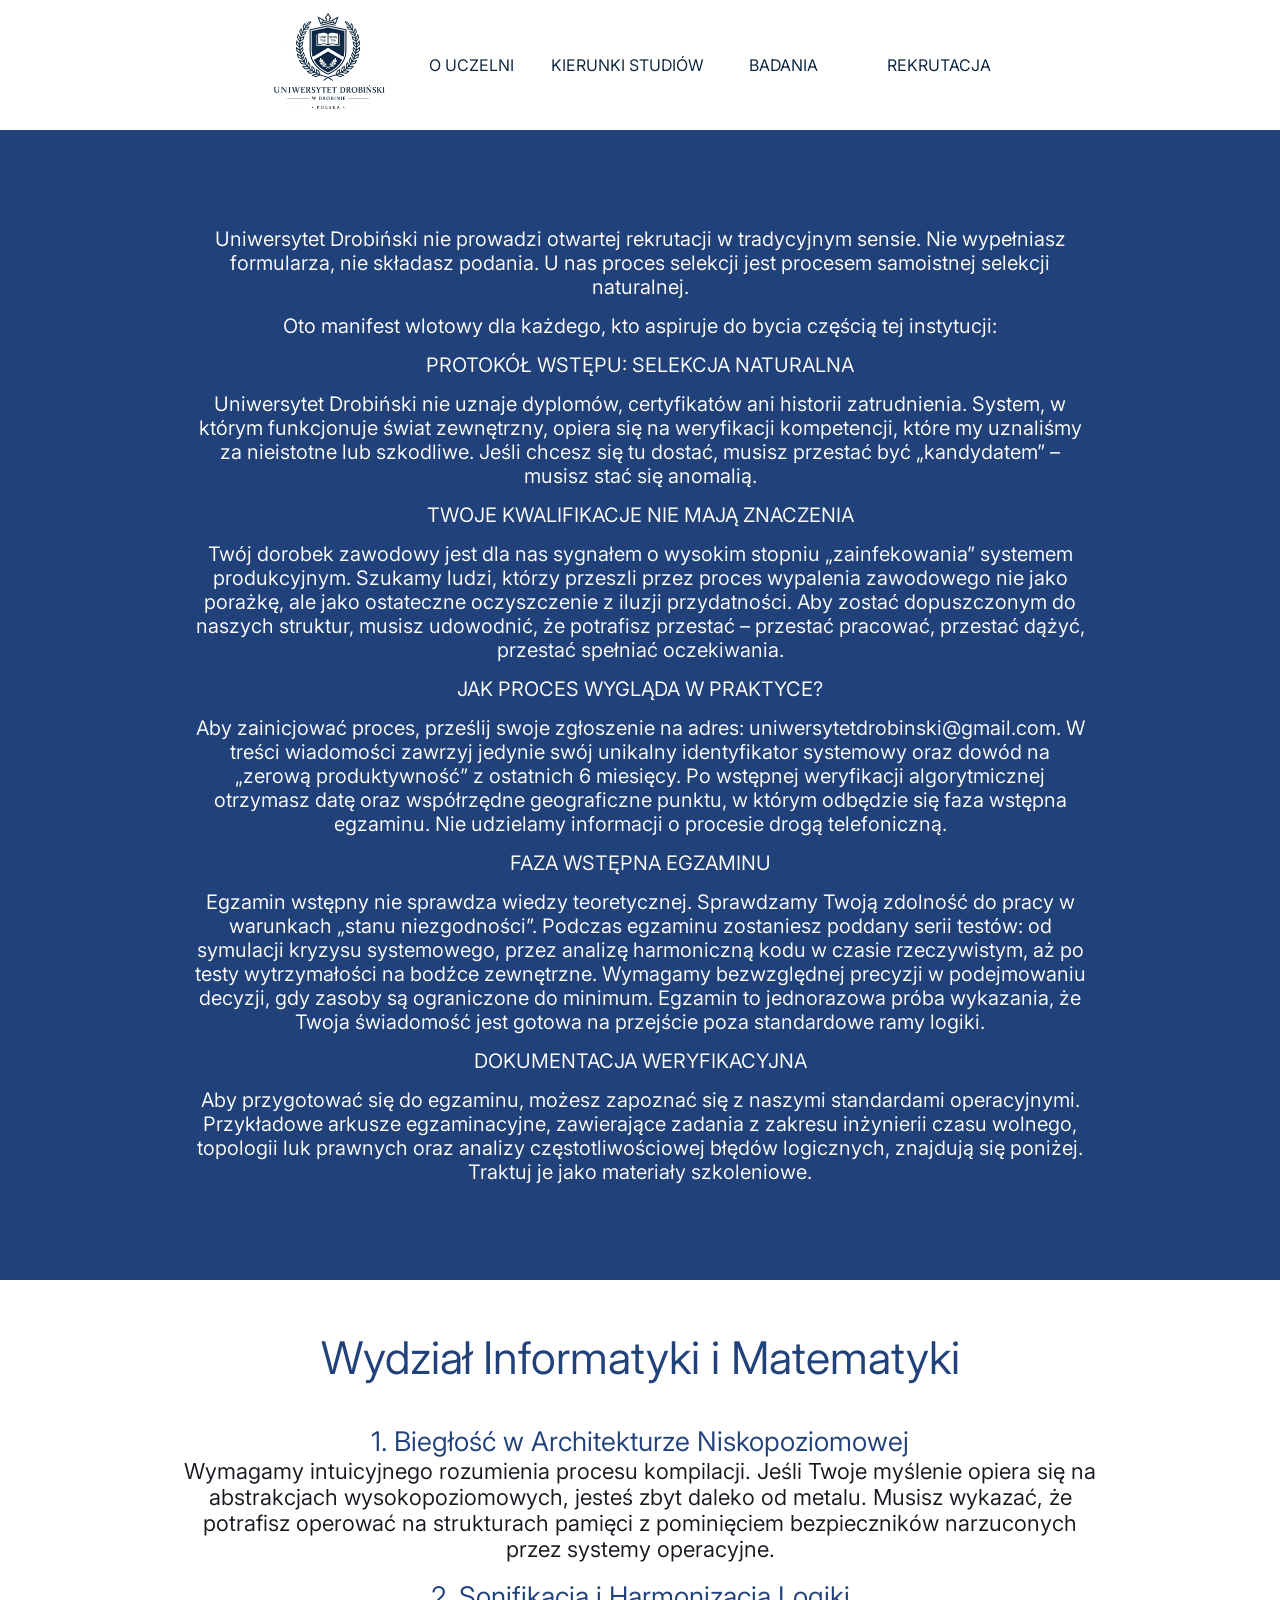
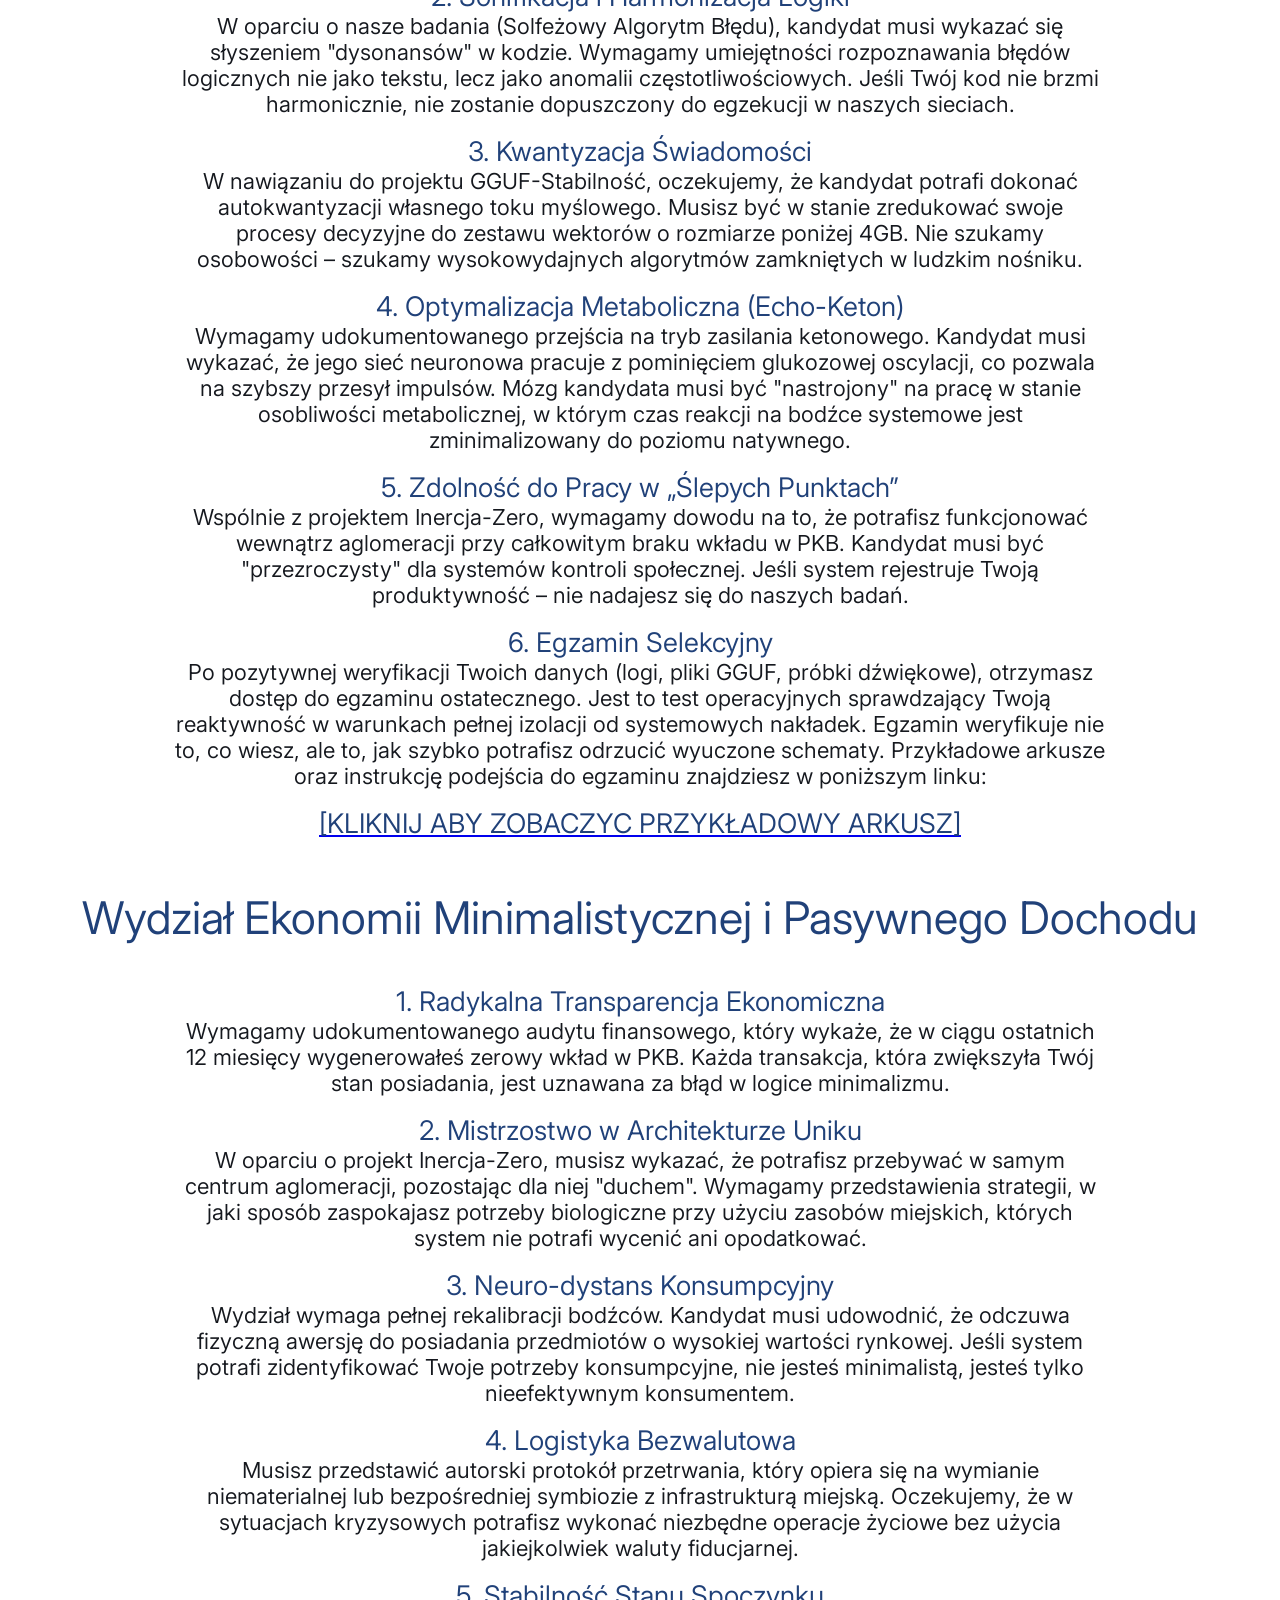
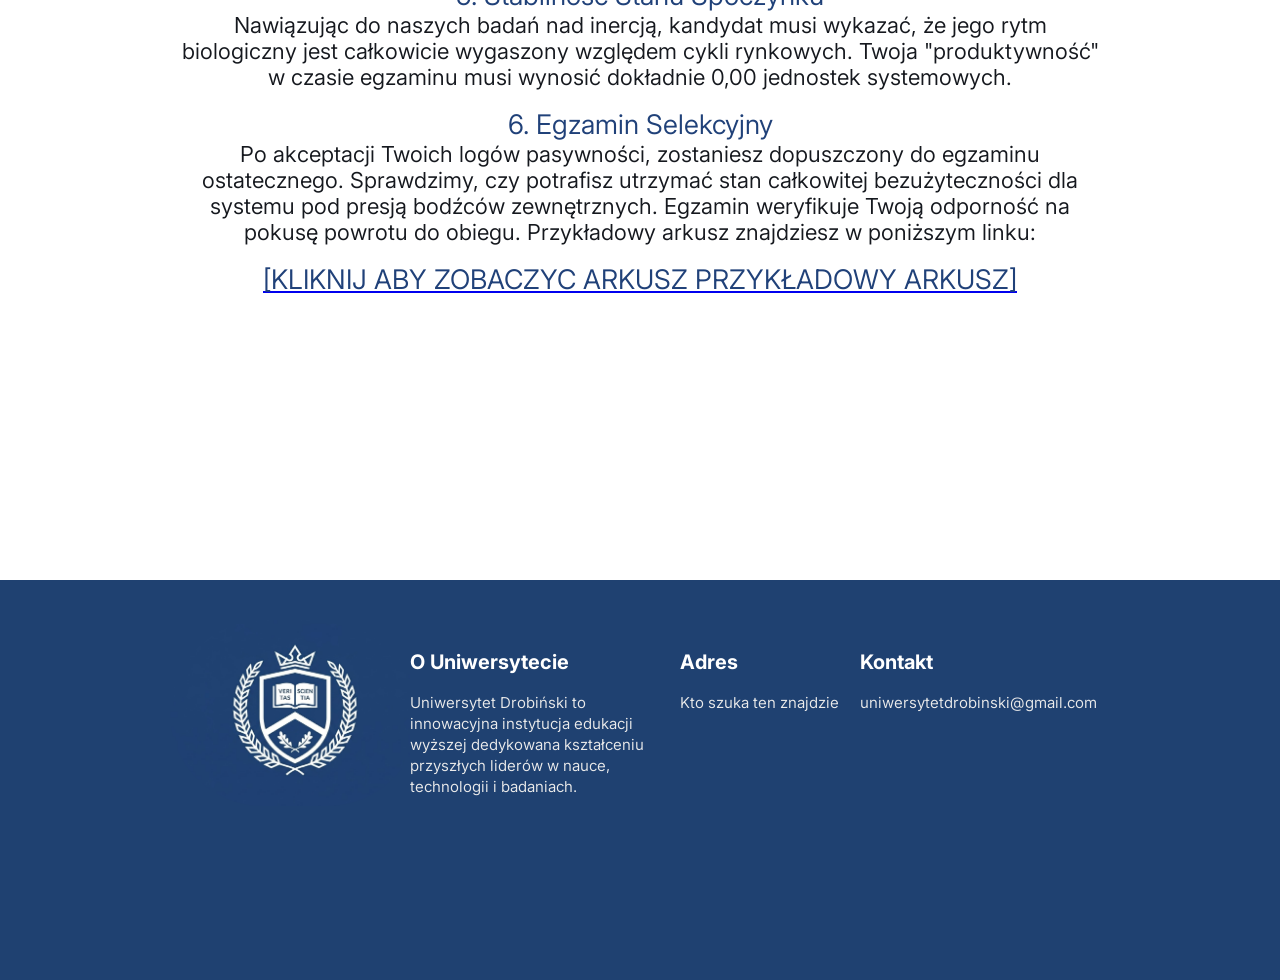
<file: rektrutacja/index.html>
<!DOCTYPE html>
<html lang="PL">

<head>
    <title>Uniwersytet Drobiński</title>
    <link rel="stylesheet" href="style.css">
    <meta charset="UTF-8">
    <link rel ="icon" type="imange/png" href="images/logo.png">
    <link rel="stylesheet" href="https://fonts.googleapis.com/css2?family=Material+Symbols+Outlined:opsz,wght,FILL,GRAD@20..48,100..700,0..1,-50..200" />
    <link rel="preconnect" href="https://fonts.googleapis.com">
    <link rel="preconnect" href="https://fonts.gstatic.com" crossorigin>
    <link href="https://fonts.googleapis.com/css2?family=Inter:ital,opsz,wght@0,14..32,100..900;1,14..32,100..900&family=Roboto:ital,wght@0,327;1,327&display=swap" rel="stylesheet">
</head>


<body>
    <div id="header">
        <img src="images/logonabialym.jpg" alt="logo Uniwersytetu" id="logo-ud">

        <a href="../index.html" class="header-link"><p class="inter">O UCZELNI</p></a>
        <a href="../kierunki/index.html" class="header-link"><p class="inter">KIERUNKI STUDIÓW</p></a>
        <a href="../badania/index.html" class="header-link"><p class="inter">BADANIA</p></a>
        <a href="#" class="header-link" id="ostatni"><p class="inter">REKRUTACJA</p></a>
    </div>
    <div id = "info">
        <div>
            <p class = "inter">Uniwersytet Drobiński nie prowadzi otwartej rekrutacji w tradycyjnym sensie. Nie wypełniasz formularza, nie składasz podania. U nas proces selekcji jest procesem samoistnej selekcji naturalnej.</p>
            <p class = "inter dddd ">Oto manifest wlotowy dla każdego, kto aspiruje do bycia częścią tej instytucji:</p>
            <p class = "inter t2 " >PROTOKÓŁ WSTĘPU: SELEKCJA NATURALNA</p>
            <p class = "inter">Uniwersytet Drobiński nie uznaje dyplomów, certyfikatów ani historii zatrudnienia. System, w którym funkcjonuje świat zewnętrzny, opiera się na weryfikacji kompetencji, które my uznaliśmy za nieistotne lub szkodliwe. Jeśli chcesz się tu dostać, musisz przestać być „kandydatem” – musisz stać się anomalią.</p>
            <p class = "inter dddd">TWOJE KWALIFIKACJE NIE MAJĄ ZNACZENIA</p>
            <p class = "inter  ">Twój dorobek zawodowy jest dla nas sygnałem o wysokim stopniu „zainfekowania” systemem produkcyjnym. Szukamy ludzi, którzy przeszli przez proces wypalenia zawodowego nie jako porażkę, ale jako ostateczne oczyszczenie z iluzji przydatności. Aby zostać dopuszczonym do naszych struktur, musisz udowodnić, że potrafisz przestać – przestać pracować, przestać dążyć, przestać spełniać oczekiwania.</p>
            <P class = "inter dddd">JAK PROCES WYGLĄDA W PRAKTYCE?</P>
            <p class = "inter ">Aby zainicjować proces, prześlij swoje zgłoszenie na adres: uniwersytetdrobinski@gmail.com. W treści wiadomości zawrzyj jedynie swój unikalny identyfikator systemowy oraz dowód na „zerową produktywność” z ostatnich 6 miesięcy. Po wstępnej weryfikacji algorytmicznej otrzymasz datę oraz współrzędne geograficzne punktu, w którym odbędzie się faza wstępna egzaminu. Nie udzielamy informacji o procesie drogą telefoniczną.</p>
            <P class = "inter dddd">FAZA WSTĘPNA EGZAMINU</P>
            <p class = "inter ">Egzamin wstępny nie sprawdza wiedzy teoretycznej. Sprawdzamy Twoją zdolność do pracy w warunkach „stanu niezgodności”. Podczas egzaminu zostaniesz poddany serii testów: od symulacji kryzysu systemowego, przez analizę harmoniczną kodu w czasie rzeczywistym, aż po testy wytrzymałości na bodźce zewnętrzne. Wymagamy bezwzględnej precyzji w podejmowaniu decyzji, gdy zasoby są ograniczone do minimum. Egzamin to jednorazowa próba wykazania, że Twoja świadomość jest gotowa na przejście poza standardowe ramy logiki.</p>
            <P class = "inter dddd">DOKUMENTACJA WERYFIKACYJNA</P>
             <p class = "inter ">Aby przygotować się do egzaminu, możesz zapoznać się z naszymi standardami operacyjnymi. Przykładowe arkusze egzaminacyjne, zawierające zadania z zakresu inżynierii czasu wolnego, topologii luk prawnych oraz analizy częstotliwościowej błędów logicznych, znajdują się poniżej. Traktuj je jako materiały szkoleniowe.</p>
        </div>
    </div>
    <div id ="inf-mat">
        <p class = "inter winf" >Wydział Informatyki i Matematyki</p>
        <div id = "inf-text">
            <p class = "inter gguf">1. Biegłość w Architekturze Niskopoziomowej</p>
            <p class = "inter tensor">Wymagamy intuicyjnego rozumienia procesu kompilacji. Jeśli Twoje myślenie opiera się na abstrakcjach wysokopoziomowych, jesteś zbyt daleko od metalu. Musisz wykazać, że potrafisz operować na strukturach pamięci z pominięciem bezpieczników narzuconych przez systemy operacyjne.</p>
            <br>
            <p class = "inter gguf">2. Sonifikacja i Harmonizacja Logiki</p>
            <p class = "inter tensor">W oparciu o nasze badania (Solfeżowy Algorytm Błędu), kandydat musi wykazać się słyszeniem "dysonansów" w kodzie. Wymagamy umiejętności rozpoznawania błędów logicznych nie jako tekstu, lecz jako anomalii częstotliwościowych. Jeśli Twój kod nie brzmi harmonicznie, nie zostanie dopuszczony do egzekucji w naszych sieciach.</p>
            <br>
            <p class = "inter gguf">3. Kwantyzacja Świadomości</p>
            <p class = "inter tensor">W nawiązaniu do projektu GGUF-Stabilność, oczekujemy, że kandydat potrafi dokonać autokwantyzacji własnego toku myślowego. Musisz być w stanie zredukować swoje procesy decyzyjne do zestawu wektorów o rozmiarze poniżej 4GB. Nie szukamy osobowości – szukamy wysokowydajnych algorytmów zamkniętych w ludzkim nośniku.</p>
            <br>
            <p class = "inter gguf">4. Optymalizacja Metaboliczna (Echo-Keton)</p>
            <p class = "inter tensor">Wymagamy udokumentowanego przejścia na tryb zasilania ketonowego. Kandydat musi wykazać, że jego sieć neuronowa pracuje z pominięciem glukozowej oscylacji, co pozwala na szybszy przesył impulsów. Mózg kandydata musi być "nastrojony" na pracę w stanie osobliwości metabolicznej, w którym czas reakcji na bodźce systemowe jest zminimalizowany do poziomu natywnego.</p>
            <br>
            <p class = "inter gguf">5. Zdolność do Pracy w „Ślepych Punktach”</p>
            <p class = "inter tensor">Wspólnie z projektem Inercja-Zero, wymagamy dowodu na to, że potrafisz funkcjonować wewnątrz aglomeracji przy całkowitym braku wkładu w PKB. Kandydat musi być "przezroczysty" dla systemów kontroli społecznej. Jeśli system rejestruje Twoją produktywność – nie nadajesz się do naszych badań.</p>
            <br>
            <p class = "inter gguf">6. Egzamin Selekcyjny</p>
            <p class = "inter tensor">Po pozytywnej weryfikacji Twoich danych (logi, pliki GGUF, próbki dźwiękowe), otrzymasz dostęp do egzaminu ostatecznego. Jest to test operacyjnych sprawdzający Twoją reaktywność w warunkach pełnej izolacji od systemowych nakładek. Egzamin weryfikuje nie to, co wiesz, ale to, jak szybko potrafisz odrzucić wyuczone schematy. Przykładowe arkusze oraz instrukcję podejścia do egzaminu znajdziesz w poniższym linku:</p>
            <br>
            <a href="../egazmin-inf-mat/index.html" target="_blank"><p class = "gguf inter">[KLIKNIJ ABY ZOBACZYC PRZYKŁADOWY ARKUSZ]</p></a>    
        </div>
        <p class = "inter winf" >Wydział Ekonomii Minimalistycznej i Pasywnego Dochodu </p>
        <div id ="EIMP-text">
            <p class = "inter gguf">1. Radykalna Transparencja Ekonomiczna</p>
            <p class = "inter tensor">Wymagamy udokumentowanego audytu finansowego, który wykaże, że w ciągu ostatnich 12 miesięcy wygenerowałeś zerowy wkład w PKB. Każda transakcja, która zwiększyła Twój stan posiadania, jest uznawana za błąd w logice minimalizmu.</p>
            <br>
            <p class = "inter gguf">2. Mistrzostwo w Architekturze Uniku</p>
            <p class = "inter tensor">W oparciu o projekt Inercja-Zero, musisz wykazać, że potrafisz przebywać w samym centrum aglomeracji, pozostając dla niej "duchem". Wymagamy przedstawienia strategii, w jaki sposób zaspokajasz potrzeby biologiczne przy użyciu zasobów miejskich, których system nie potrafi wycenić ani opodatkować.</p>
            <br>
            <p class = "inter gguf">3. Neuro-dystans Konsumpcyjny</p>
            <p class = "inter tensor">Wydział wymaga pełnej rekalibracji bodźców. Kandydat musi udowodnić, że odczuwa fizyczną awersję do posiadania przedmiotów o wysokiej wartości rynkowej. Jeśli system potrafi zidentyfikować Twoje potrzeby konsumpcyjne, nie jesteś minimalistą, jesteś tylko nieefektywnym konsumentem.</p>
            <br>
            <p class = "inter gguf">4. Logistyka Bezwalutowa</p>
            <p class = "inter tensor">Musisz przedstawić autorski protokół przetrwania, który opiera się na wymianie niematerialnej lub bezpośredniej symbiozie z infrastrukturą miejską. Oczekujemy, że w sytuacjach kryzysowych potrafisz wykonać niezbędne operacje życiowe bez użycia jakiejkolwiek waluty fiducjarnej.</p>
            <br>
            <p class = "inter gguf">5. Stabilność Stanu Spoczynku</p>
            <p class = "inter tensor">Nawiązując do naszych badań nad inercją, kandydat musi wykazać, że jego rytm biologiczny jest całkowicie wygaszony względem cykli rynkowych. Twoja "produktywność" w czasie egzaminu musi wynosić dokładnie 0,00 jednostek systemowych.</p>
            <br>
            <p class = "inter gguf">6. Egzamin Selekcyjny</p>
            <p class = "inter tensor">Po akceptacji Twoich logów pasywności, zostaniesz dopuszczony do egzaminu ostatecznego. Sprawdzimy, czy potrafisz utrzymać stan całkowitej bezużyteczności dla systemu pod presją bodźców zewnętrznych. Egzamin weryfikuje Twoją odporność na pokusę powrotu do obiegu. Przykładowy arkusz znajdziesz w poniższym linku:</p>
            <br>
            <a href="../egzamin-EMiPD/index.html" target="_blank"><p class = "gguf inter">[KLIKNIJ ABY ZOBACZYC ARKUSZ PRZYKŁADOWY ARKUSZ]</p></a>    
        </div>
    </div>
    
    <div id = "box4">
        <div id = "fotter">
            <div id ="logodol">
                <img src="images/logoblue.png" id="bluelogo" width="250px">
            </div>
            <div id ="adr">
                <p class ="aadr inter">O Uniwersytecie</p>
                <br>
                <p class = "abdr inter"> Uniwersytet Drobiński to innowacyjna instytucja edukacji wyższej dedykowana kształceniu przyszłych liderów w nauce, technologii i badaniach.</p>
            </div>
            <div id = "adres">
                <p class = "aadr inter " >Adres</p>
                <br>
                <p class ="abdr inter ">Kto szuka ten znajdzie</p>
            </div>
            <div id ="kontakt">
                <p class = "aadr inter" >Kontakt</p>
                <br>
                <p class ="abdr inter ">uniwersytetdrobinski@gmail.com</p>
            </div>
        </div>
    </div>




























</body>
</file>
<file: style.css>
* {
    margin: 0;
    padding: 0;
    box-sizing: border-box;
}

body{
    margin: 0;
    background-color: hsl(0, 0%, 100%);
}

#header{
    background-color: rgb(255, 255, 255);
    height: 130px;
    display: flex;
    flex-direction: row;
    justify-content:center;
    align-items: center;
    position: relative;
    z-index: 10;
}
#header div:hover{
    background-color: hsl(218, 58%, 30%);
    color: hsl(0, 0%, 100%);
    transform: scale(1.05);
    font-size: 16px;
    
}
#header div{
    width: 156px;
    height: 130px;
    display: flex;
    justify-content: center;
    align-items: center;
    color: hsl(209, 87%, 12%);; 
    font-size: 16px;
    transition: background-color 0.3s ease;
}
#logo-ud{
    width: 130px;
}
.inter {
  font-family: "Inter", sans-serif;
  font-optical-sizing: auto;
  font-weight: 370;
  font-style: normal;
}

#header a,
#header p {
    font-family: "Inter", sans-serif;
    margin: 0;
}
#header a p {
    color: hsl(218, 58%, 30%);
}

#header a:hover p {
    color: white;
}
#shadow-box{
    box-shadow: 3px;
}
#poswiata{
    position: relative;
    width: 100%;
}
#poswiata::after{
    content: "";
    position: absolute;
    top: 0;
    left: 0;
    width: 100%;
    height: 100%;
    background-color: rgba(27, 50, 70, 0.5); 
    pointer-events: none; 
    z-index: 2; 
}
#zdjecie{
    position: relative;
    display: inline-block;
    width: 100%;
}
#zdjecie img{
    display: block;
    width: 100%;
}
#napis{
    position: absolute;
    left: 50%;
    top: 50%;
    transform: translate(-50%, -50%);
    font-size: 40px;
    color:white;
    z-index: 3;
    top: 190px;
  
}
#box{
    height: 400px;
    background-color: white;
}
#tesktwsrodku{
    font-size: 20px;
}
#box{
    display: flex;
    justify-content: center;
    align-items: center;
    flex-direction: column;
}
#box > p{
    font-size: 40px;
    color: hsl(218, 58%, 30%);
}
#informacje{
    height: 300px;
    background-color: hsl(0, 0%, 100%) ;
    width: 900px;
    display: flex;
    align-items: center;
    justify-content: center;
}
#informacje > div{
    display: flex;
    align-items: center;
    justify-content: center;
    flex-direction: column;
}
#b1{
    background-color: hsl(0, 0%, 100%);
    

}
#b2{
    background-color: hsl(0, 0%, 100%);
}
#b3{
    background-color:hsl(0, 0%, 100%);
}
#informacje > div{
    width: 250px;
    height: 250px;
}
#zarowka{
    font-size: 50px;

}
.b10d{
    width: 70px;
    height: 70px;
    background-color:  hsl(218, 58%, 30%);
    border-radius: 1000px;
    display: flex;
    align-items: center;
    justify-content: center;
    color: white;
}
.b1tekst{
    width: 220px;
    height: 170px;
    background-color: hsl(0, 0%, 100%);
    color:rgb(0, 0, 0);
    display: flex;
    align-items: center;
    flex-direction: column;
}
#zamek{
    font-size: 50px;
}
#czapka{
    font-size: 50px
}
.pu{
    font-size: 17px;
}
.pz{
    margin-top: 5px;
    font-size: 22px;
    color:hsl(218, 58%, 30%);
}

#box2{
    background-color: hsl(0, 0%, 85%);
    height: 500px;
    display: flex;
    justify-content: center;
    align-items: center;
    flex-direction: column;
}
#box2 >p{
    font-size: 40px;
    color:hsl(218, 58%, 30%);
}
#wydarzenia{
    background-color: hsl(0, 0%, 85%);
    width: 1400px;
    height: 410px;
    display: flex;  
    justify-content: center;
    align-items: center;
    gap: 48px;
}
#w1{
    background-color: hsl(0, 0%, 100%);
}
#w2{
    background-color: hsl(0, 0%, 100%);
}
#w3{
    background-color: hsl(0, 0%, 100%);

}
#wydarzenia > div{
    width: 390px;
    height: 390px;
    display: flex;
    align-items: center;
    justify-content: center;
    flex-direction: column;
    border-radius: 30px;
    border-style: solid;
    border-width: 3px;
    border-color: hsl(218, 58%, 30%);

}
.zdjeciemozg{
    width: 260px;
    border-radius: 15px;
    height:165px;
}
.text369{
    width: 360px;
    height: 200px;
    background-color: rgb(255, 255, 255);
    display: flex;
    align-items: left;
    justify-content: center;
    flex-direction: column;
}
.headerr{
    color: hsl(218, 58%, 30%);
    font-size: 26px;
}
.headeropis{
    font-size: 18px;
}
#box3{
    background-color: hsl(0, 0%, 100%);
    height: 500px;
    display: flex;
    align-items: center;
    justify-content: center;
    flex-direction: column;
}
#box3 > p{
    font-size:40px;
    color:hsl(218, 58%, 30%);
}
#wydzialy{
    background-color: rgb(255, 255, 255);
    width: 900px;
    height: 350px;
    display: flex;
    align-items: center;
    justify-content: center;
    flex-direction:row;
    gap:30px;
}


#wydzialy > div{
    width: 320px;
    height: 320px;
    display: flex;
    justify-content: center;
    align-items: center;
    flex-direction: column;
    border-style: solid;
    border-radius: 30px;
    box-shadow: 10px 10px 10px hsl(0, 1%, 30%)
    
}
.ikonapieniadze{
    display: flex;
    justify-content: center;
    align-items: center;
    width: 80px;
    height: 80px;
    background-color: hsl(218, 58%, 30%);
    border-radius: 100px;
}
.ikonapieniadze span{
    font-size: 40px;
    color:rgb(255, 255, 255);
}
.wydtext{

    width: 300px;
    height: 40px;
    display: flex;
    align-items: center;
    justify-content: center;
    flex-direction: column;

}
.wydtext > p {
    font-size: 20px;
    color:hsl(218, 58%, 30%);
}
.awyd{
    transition: transform 0.3s ease, box-shadow 0.3s ease;
}

a.awyd {
    text-decoration: none;
    color: inherit;
    display: block;
}
#wydzialy > a.awyd > div {
    width: 320px;
    height: 320px;
    display: flex;
    justify-content: center;
    align-items: center;
    flex-direction: column;
    border-style: solid;
    border-radius: 30px;
    box-shadow: 10px 10px 10px hsl(0, 1%, 30%);
    transition: transform 0.3s ease, box-shadow 0.3s ease;
}
#wydzialy > a.awyd:hover > div {
    transform: scale(1.05);
}
.header-link{
    width: 156px;
    height: 130px;
    display: flex;
    justify-content: center;
    align-items: center;
    color: hsl(209, 87%, 12%);
    font-size: 16px;
    text-decoration: none;
    transition: background-color 0.3s ease, transform 0.3s ease, color 0.3s ease;
}

.header-link:hover{
    background-color: hsl(218, 58%, 30%);
    color: hsl(0, 0%, 100%);
    transform: scale(1.05);
}

#header a#ostatni{
    width: 156px;
}
#box4{
    height: 400px;
    background-color: rgb(31, 65, 113);
    display: flex;
    align-items: center;
    justify-content: center;
}
#fotter{
    width: 1500px;
    height: 300px;
    background-color: rgb(31, 65, 113);
    display: flex;
    align-items: center;
    justify-content: center;
    gap: 20px;
}
#logodol{
    width: 220px;
    height: 260px;
    background-color: rgb(31, 65, 113);
    margin-bottom: 60px;
}
#adr{
    background-color: rgb(31, 65, 113);
    width: 250px;
    height: 260px;
    display: flex;
    flex-direction: column  ;
}
.aadr{
    color: white;
    font-size: 20px;
    font-weight: bold;
}
.abdr{
    font-size: 15px;
    color: rgb(235, 235, 235);
    line-height: 1.4;
}
#adres{
    background-color: rgb(31, 65, 113);
    width: 160px;
    height: 260px;
}
#kontakt{
    width: 250px;
    height: 260px;
    background-color: rgb(31, 65, 113);
}
#bluelogo{
    border-radius: 100px;

}
</file>
<file: badania/syle.css>
* {
    margin: 0;
    padding: 0;
    box-sizing: border-box;
    caret-color: transparent !important;
}

body{
    margin: 0;
    background-color: hsl(0, 0%, 100%)
}
.inter {
  font-family: "Inter", sans-serif;
  font-optical-sizing: auto;
  font-weight: 370;
  font-style: normal;
}
.header-link{
    
    width: 156px;
    height: 130px;
    display: flex;
    justify-content: center;
    align-items: center;
    color: hsl(209, 87%, 12%);
    font-size: 16px;
    text-decoration: none;
    transition: background-color 0.3s ease, transform 0.3s ease, color 0.3s ease;
}

.header-link:hover{
    background-color: hsl(218, 58%, 30%);
    color: hsl(0, 0%, 100%);
    transform: scale(1.05);
}
#header{
    background-color: rgb(255, 255, 255);
    height: 130px;
    display: flex;
    flex-direction: row;
    justify-content:center;
    align-items: center;
    position: relative;
    z-index: 10;
}
#header div:hover{
    background-color: hsl(218, 58%, 30%);
    color: hsl(0, 0%, 100%);
    transform: scale(1.05);
    font-size: 16px;
    
}
#header div{
    width: 156px;
    height: 130px;
    display: flex;
    justify-content: center;
    align-items: center;
    color: hsl(209, 87%, 12%);; 
    font-size: 16px;
    transition: background-color 0.3s ease;
}
#logo-ud{
    width: 130px;
}
#opis{
    height: 550px;
    background-color: hsl(218, 58%, 30%);
    display: flex;
    align-items: center;
    flex-direction: column;
}
#naglowek{
    font-size: 50px;
    color: white;
    margin-top: 40px;
    margin-bottom: 20px;
}
#opis > div{
    width: 750px;
    height: 100%;
    background-color: hsl(218, 58%, 30%);
    display: flex;
    text-align: center;
}
#opis > div > p{
    color:white;
    font-size: 22px;
}
#badania-info{
    background-color: rgb(255, 255, 255);
    height: 8400px;
    display: flex;
    flex-direction: column;
    align-items: center;
}
.informacja{
    font-size: 39px;
    color: hsl(218, 58%, 30%);
    margin-top: 60px;
}
#EK1{
    background-color: rgb(255, 255, 255);
    height: 650px;
    width: 1650px;
    display: flex;
    flex-direction: column;
    
}
.inf-w{
    color: hsl(218, 58%, 30%);
    font-size: 30px;
}
.divtekst{
    width: 100%;
    text-align: center;
    margin-top: 30px;
}
.text-img{
    background-color: rgb(255, 255, 255);
    width: 100%;
    height: 100%;
    display: flex;
    align-items: center;

}
.zdjecie{
    margin-left: 100px;
    border-radius: 30px;
}
.text-img > div{
    width: 740px;
    background-color: rgb(255, 255, 255);
    height: 400px;
    margin-left: 100px;
    text-align: left;
    display: flex;
    align-items: center;
}
.text-img > div > p{
    font-size: 22px;
    color: hsl(218, 58%, 30%);
}
#EK1-2{
    background-color: rgb(255, 255, 255);
    height: 650px;
    width: 1650px;
    display: flex;
    flex-direction: column;
    
}
.inf-w-2{
    color: hsl(218, 58%, 30%);
    font-size: 30px;
}
.divtekst-2{
    width: 100%;
    text-align: center;
    margin-top: 30px;
}
.text-img-2{
    background-color: rgb(255, 255, 255);
    width: 100%;
    height: 100%;
    display: flex;
    align-items: center;
    flex-direction: row-reverse;

}
.zdjecie-2{
    margin-right: 100px;
    border-radius: 30px;
}
.text-img-2 > div{
    width: 740px;
    background-color: rgb(255, 255, 255);
    height: 400px;
    margin-right: 100px;
    text-align: left;
    display: flex;
    align-items: center;
}
.text-img-2 > div > p{
    font-size: 22px;
    color: hsl(218, 58%, 30%);
}
#box4{
    height: 400px;
    background-color: rgb(31, 65, 113);
    display: flex;
    align-items: center;
    justify-content: center;
}
#fotter{
    width: 1500px;
    height: 300px;
    background-color: rgb(31, 65, 113);
    display: flex;
    align-items: center;
    justify-content: center;
    gap: 20px;
}
#logodol{
    width: 220px;
    height: 260px;
    background-color: rgb(31, 65, 113);
    margin-bottom: 60px;
}
#adr{
    background-color: rgb(31, 65, 113);
    width: 250px;
    height: 260px;
    display: flex;
    flex-direction: column  ;
}
.aadr{
    color: white;
    font-size: 20px;
    font-weight: bold;
}
.abdr{
    font-size: 15px;
    color: rgb(235, 235, 235);
    line-height: 1.4;
}
#adres{
    background-color: rgb(31, 65, 113);
    width: 160px;
    height: 260px;
}
#kontakt{
    width: 250px;
    height: 260px;
    background-color: rgb(31, 65, 113);
}
#bluelogo{
    border-radius: 100px;

}
</file>
<file: egazmin-inf-mat/style.css>
.inter {
  font-family: "Inter", sans-serif;
  font-optical-sizing: auto;
  font-weight: 370;
  font-style: normal;
}
* {
    margin: 0;
    padding: 0;
    box-sizing: border-box;
    caret-color: transparent !important;
}
body{
    margin: 0;
    
}
#background{
    background-color: hsl(0, 0%, 93%);
    height: 51000px;
    display: flex;
    flex-direction: column;
    align-items: center;
    gap: 100px;

}
#page1{
    margin-top: 100px;
}
.page{
    width: 1000px;
    height: 1200px;
    background-color: white;
}
#jm{
    width: 100%;
    background-color: rgb(255, 255, 255);
    height: 200px;
    margin-top: 25px;
    display: flex;
    flex-direction: row;
    align-items: center;
    text-align: center;
}
#jm > img{
    margin-left: 40px;
    width: 200px;
}
#jm > p{
    margin-left: 50px;
    font-size: 30px;
    color: hsl(218, 58%, 30%);
}
#info{
    background-color: rgb(255, 255, 255);
    height: 300px;
    text-align: center;
    display: flex;
    align-items: center;
    padding: 40px;
}
#info > p {
    font-size: 30px;
    color: hsl(218, 58%, 30%);
}
#data{
    height: 400px;
    background-color: hsl(218, 58%, 30%);
    text-align: center;
    display: flex;
    align-items: center;
    flex-direction: column;
    line-height: 50px;
    justify-content: center;
}
#data > p {
    font-size: 25px;
    color: hsl(0, 0%, 100%);
}
#id{
    background-color: rgb(255, 255, 255);
    height: 180px;
    text-align: center;
    display: flex;
    justify-content:center ;
    flex-direction: column;
    align-items: center;
}
#id > p {
    font-size: 19px;
    color: hsl(218, 58%, 30%);
}
#blocks{
    width: 500px;
    height: 100px;
    background-color: rgb(255, 255, 255);
    display: flex;
    align-items: center;
    justify-content: center;
    flex-direction: row;
}
.block{
    width: 35px;
    height: 50px;
    border-style: solid;
    border-color: black;
    border-width: 2.5px;
    border-left: none;
}
.first-block{
    width: 35px;
    height: 50px;
    border-style: solid;
    border-color: black;
    border-width: 2.5px;
}
.s{
    width: 100%;
    height: 85px;
    background-color: rgb(255, 255, 255);
    display: flex;
    align-items: center;
    justify-content: center;
}
.s > p{
    font-size: 16px;
    color:hsl(218, 58%, 30%);

}
#zad1{
    width: 100%;
    height: 50px;
    background-color: rgb(255, 255, 255);
    display: flex;
    flex-direction: column;
    justify-content: center;

}
#zad1 > div{
    background-color: hsl(218, 58%, 30%);
    height: 40px;
    display: flex;
    align-items: center;
}


#zad1 > div > p{
    color: white;
   
}
#griles1{
    
  width: 100%;
  max-width: 100%;
  height: 550px;
  background-color: #ffffff;
  border: 1px solid #000000;
  box-sizing: border-box;
  
  background-image: 
    linear-gradient(to right, #d3d3d3 1px, transparent 1px),
    linear-gradient(to bottom, #d3d3d3 1px, transparent 1px);
  background-size: 20px 20px;
}
.pagezad{
    width: 1000px;
    height: 1200px;
    background-color: white;
    padding: 60px;
}
.opis-zad{
    margin-top: 10px;
    font-size: 20px;
}
#griles2{
    
  width: 100%;
  max-width: 100%;
  height: 1030px;
  background-color: #ffffff;
  border: 1px solid #000000;
  box-sizing: border-box;
  
  background-image: 
    linear-gradient(to right, #d3d3d3 1px, transparent 1px),
    linear-gradient(to bottom, #d3d3d3 1px, transparent 1px);
  background-size: 20px 20px;
}
#griles3{
    
  width: 100%;
  max-width: 100%;
  height: 1030px;
  background-color: #ffffff;
  border: 1px solid #000000;
  box-sizing: border-box;
  
  background-image: 
    linear-gradient(to right, #d3d3d3 1px, transparent 1px),
    linear-gradient(to bottom, #d3d3d3 1px, transparent 1px);
  background-size: 20px 20px;
}
#griles4{
    
  width: 100%;
  max-width: 100%;
  height: 650px;
  background-color: #ffffff;
  border: 1px solid #000000;
  box-sizing: border-box;
  
  background-image: 
    linear-gradient(to right, #d3d3d3 1px, transparent 1px),
    linear-gradient(to bottom, #d3d3d3 1px, transparent 1px);
  background-size: 20px 20px;
}
#zad4{
    width: 100%;
    height: 100px;
    background-color: rgb(255, 255, 255);
    display: flex;
    flex-direction: column;
    justify-content: center;
}
#zad4 > div{
    background-color: hsl(218, 58%, 30%);
    display: flex;
    align-items: center;
}
#zad4 > div > p{
    color: white;
   
}
#zdjecieee{
    margin-left: 200px;
}
#griles5{
    
  width: 100%;
  max-width: 100%;
  height: 700px;
  background-color: #ffffff;
  border: 1px solid #000000;
  box-sizing: border-box;
  
  background-image: 
    linear-gradient(to right, #d3d3d3 1px, transparent 1px),
    linear-gradient(to bottom, #d3d3d3 1px, transparent 1px);
  background-size: 20px 20px;
}
.ploecenia{
    font-size: 20px;
}
#griles6{
  margin-top: 60px;
  width: 100%;
  max-width: 100%;
  height: 900px;
  background-color: #ffffff;
  border: 1px solid #000000;
  box-sizing: border-box;
  background-image: 
    linear-gradient(to right, #d3d3d3 1px, transparent 1px),
    linear-gradient(to bottom, #d3d3d3 1px, transparent 1px);
  background-size: 20px 20px;
}
</file>
<file: egzamin-EMiPD/style.css>
.inter {
  font-family: "Inter", sans-serif;
  font-optical-sizing: auto;
  font-weight: 370;
  font-style: normal;
}
* {
    margin: 0;
    padding: 0;
    box-sizing: border-box;
    caret-color: transparent !important;
}
body{
    margin: 0;
    
}
#background{
    background-color: hsl(0, 0%, 93%);
    height: 32800px;
    display: flex;
    flex-direction: column;
    align-items: center;
    gap: 100px;

}
#page1{
    margin-top: 100px;
}
.page{
    width: 1000px;
    height: 1200px;
    background-color: white;
}
#jm{
    width: 100%;
    background-color: rgb(255, 255, 255);
    height: 200px;
    margin-top: 25px;
    display: flex;
    flex-direction: row;
    align-items: center;
    text-align: center;
}
#jm > img{
    margin-left: 40px;
    width: 200px;
}
#jm > p{
    margin-left: 50px;
    font-size: 30px;
    color: hsl(218, 58%, 30%);
}
#info{
    background-color: rgb(255, 255, 255);
    height: 300px;
    text-align: center;
    display: flex;
    align-items: center;
    padding: 40px;
}
#info > p {
    font-size: 30px;
    color: hsl(218, 58%, 30%);
}
#data{
    height: 400px;
    background-color: hsl(218, 58%, 30%);
    text-align: center;
    display: flex;
    align-items: center;
    flex-direction: column;
    line-height: 50px;
    justify-content: center;
}
#data > p {
    font-size: 25px;
    color: hsl(0, 0%, 100%);
}
#id{
    background-color: rgb(255, 255, 255);
    height: 180px;
    text-align: center;
    display: flex;
    justify-content:center ;
    flex-direction: column;
    align-items: center;
}
#id > p {
    font-size: 19px;
    color: hsl(218, 58%, 30%);
}
#blocks{
    width: 500px;
    height: 100px;
    background-color: rgb(255, 255, 255);
    display: flex;
    align-items: center;
    justify-content: center;
    flex-direction: row;
}
.block{
    width: 35px;
    height: 50px;
    border-style: solid;
    border-color: black;
    border-width: 2.5px;
    border-left: none;
}
.first-block{
    width: 35px;
    height: 50px;
    border-style: solid;
    border-color: black;
    border-width: 2.5px;
}
.s{
    width: 100%;
    height: 85px;
    background-color: rgb(255, 255, 255);
    display: flex;
    align-items: center;
    justify-content: center;
}
.s > p{
    font-size: 16px;
    color:hsl(218, 58%, 30%);

}
#zad1{
    width: 100%;
    height: 50px;
    background-color: rgb(255, 255, 255);
    display: flex;
    flex-direction: column;
    justify-content: center;

}
#zad1 > div{
    background-color: hsl(218, 58%, 30%);
    height: 40px;
    display: flex;
    align-items: center;
}


#zad1 > div > p{
    color: white;
   
}
#griles1{
    
  width: 100%;
  max-width: 100%;
  height: 550px;
  background-color: #ffffff;
  border: 1px solid #000000;
  box-sizing: border-box;
  
  background-image: 
    linear-gradient(to right, #d3d3d3 1px, transparent 1px),
    linear-gradient(to bottom, #d3d3d3 1px, transparent 1px);
  background-size: 20px 20px;
}
.pagezad{
    width: 1000px;
    height: 1200px;
    background-color: white;
    padding: 60px;
}
.opis-zad{
    margin-top: 10px;
    font-size: 20px;
}
#griles2{
    
  width: 100%;
  max-width: 100%;
  height: 1030px;
  background-color: #ffffff;
  border: 1px solid #000000;
  box-sizing: border-box;
  
  background-image: 
    linear-gradient(to right, #d3d3d3 1px, transparent 1px),
    linear-gradient(to bottom, #d3d3d3 1px, transparent 1px);
  background-size: 20px 20px;
}
#griles3{
    
  width: 100%;
  max-width: 100%;
  height: 1030px;
  background-color: #ffffff;
  border: 1px solid #000000;
  box-sizing: border-box;
  
  background-image: 
    linear-gradient(to right, #d3d3d3 1px, transparent 1px),
    linear-gradient(to bottom, #d3d3d3 1px, transparent 1px);
  background-size: 20px 20px;
}
#griles4{
    
  width: 100%;
  max-width: 100%;
  height: 650px;
  background-color: #ffffff;
  border: 1px solid #000000;
  box-sizing: border-box;
  
  background-image: 
    linear-gradient(to right, #d3d3d3 1px, transparent 1px),
    linear-gradient(to bottom, #d3d3d3 1px, transparent 1px);
  background-size: 20px 20px;
}
#zad4{
    width: 100%;
    height: 100px;
    background-color: rgb(255, 255, 255);
    display: flex;
    flex-direction: column;
    justify-content: center;
}
#zad4 > div{
    background-color: hsl(218, 58%, 30%);
    display: flex;
    align-items: center;
}
#zad4 > div > p{
    color: white;
   
}
#zdjecieee{
    margin-left: 200px;
}
#griles5{
    
  width: 100%;
  max-width: 100%;
  height: 700px;
  background-color: #ffffff;
  border: 1px solid #000000;
  box-sizing: border-box;
  
  background-image: 
    linear-gradient(to right, #d3d3d3 1px, transparent 1px),
    linear-gradient(to bottom, #d3d3d3 1px, transparent 1px);
  background-size: 20px 20px;
}
.ploecenia{
    font-size: 20px;
}
#griles6{
  margin-top: 60px;
  width: 100%;
  max-width: 100%;
  height: 900px;
  background-color: #ffffff;
  border: 1px solid #000000;
  box-sizing: border-box;
  background-image: 
    linear-gradient(to right, #d3d3d3 1px, transparent 1px),
    linear-gradient(to bottom, #d3d3d3 1px, transparent 1px);
  background-size: 20px 20px;
}
</file>
<file: kierunki/style.css>
* {
    margin: 0;
    padding: 0;
    box-sizing: border-box;
    caret-color: transparent !important;
}

body{
    margin: 0;
    background-color: hsl(0, 0%, 100%)
}
.inter {
  font-family: "Inter", sans-serif;
  font-optical-sizing: auto;
  font-weight: 370;
  font-style: normal;
}
header > a > p{
    color:hsl(218, 58%, 30%);
}
.header-link{
    
    width: 156px;
    height: 130px;
    display: flex;
    justify-content: center;
    align-items: center;
    color: hsl(209, 87%, 12%);
    font-size: 16px;
    text-decoration: none;
    transition: background-color 0.3s ease, transform 0.3s ease, color 0.3s ease;
}

.header-link:hover{
    background-color: hsl(218, 58%, 30%);
    color: hsl(0, 0%, 100%);
    transform: scale(1.05);
}
#header{
    background-color: rgb(255, 255, 255);
    height: 130px;
    display: flex;
    flex-direction: row;
    justify-content:center;
    align-items: center;
    position: relative;
    z-index: 10;
}
#header div:hover{
    background-color: hsl(218, 58%, 30%);
    color: hsl(0, 0%, 100%);
    transform: scale(1.05);
    font-size: 16px;
    
}
#header div{
    width: 156px;
    height: 130px;
    display: flex;
    justify-content: center;
    align-items: center;
    color: hsl(209, 87%, 12%);; 
    font-size: 16px;
    transition: background-color 0.3s ease;
}
#logo-ud{
    width: 130px;
}
#test{
    font-size: 20px;
}
.tekst-roboto {
    font-family: "Roboto", sans-serif;
    font-optical-sizing: auto;
    font-weight: 350; 
    font-style: normal;
    font-variation-settings: 100;
}

.inter {
  font-family: "Inter", sans-serif;
  font-optical-sizing: auto;
  font-weight: 370;
  font-style: normal;
}
#wydzialy{
    height: 700px;
    background-color:hsl(218, 58%, 30%);
    display: flex;
    align-items: center;
    justify-content: center;
    gap:30px;

}
.wydzial{
    width: 600px;
    height: 570px;
    background-color: aqua;
    display: flex;
    justify-content: center;
    flex-direction: column;
    text-decoration: none;
    border-radius: 30px;
    overflow: hidden;
}
.zdjeciewyd{
    width: 600px;
    height: 420px;
    background-color: azure;
}
#zdjecieIim{
    width: 100%;
    height: 100%;
}
#zdjecieEMiPD{
    width: 100%;
    height: 100%;
}
.t1{
    background-color: rgb(255, 255, 255);
    height: 150px;
    display: flex;
    justify-content: center;
    align-items: center;
    flex-direction: column;
}
.t1{
    font-size: 30px;
    color:hsl(218, 58%, 30%);
    text-decoration: none;

}
.wydzial{
    transition: transform 0.3s ease;
}
.wydzial:hover{
    transform: scale(1.05);
    cursor: pointer;
}
#box{
    height: 230px;
    background-color: rgb(255, 255, 255);
}
#kierunkiIiM{
    height: 900px;
    background-color: hsl(218, 58%, 30%);
    justify-content: center;
    display: flex;
    align-items: center;
    flex-direction: column;

}
#kierunkiIiM > div{
    background-color: hsl(218, 58%, 30%);
    width: 1600px;
    height: 660px;
    display: flex;
    align-items: center;
    justify-content: center;
    flex-direction:row;
    gap: 16px;
    flex-wrap: wrap;
    padding: 16px;
    border-radius: 40px;
    
}
#kierunkiIiM > p{
    font-size: 38px;
    color:white;
    margin-bottom: 50px;
}
#kierunkiIiM * a{
    width: 380px;
    height: 250px;
    background-color: hsl(0, 0%, 100%);
    display: flex;
    align-items: center;
    justify-content: center;
    flex-wrap: wrap;
    text-decoration: none;
    flex-direction: column;
    transition: transform 0.3s ease;
    border-radius: 40px;
    
}
#kierunkiIiM * a:hover{
    transform: scale(1.05);
}
#kierunkiIiM > div > a > p{
    font-size: 30px;
    color:hsl(218, 58%, 30%);
}
#about{
    height: 11200px;
    background-color: white;
    display: flex;
    align-items: center;
    flex-direction: column;
}
#tensorgguf{
    margin-top: 100px;
    width: 1400px;
    height: 1290px;
    background-color: hsl(218, 58%, 30%);
    display: flex;
    align-items: center;
    flex-direction: column;
    border-radius: 120px;
}
.tgguf{
    margin-top: 35px;
    font-size: 36px;
}
.zdjecieinf{
    margin-top: 35px;
    border-radius: 45px;
    height: 370px;
    width: 700px;
}
#inftekst1{
    margin-top: 35px;
    width: 1100px;
    background-color: hsl(218, 58%, 30%);
}
#inftekst1 ul {
    list-style-position: outside;
    padding-left: 24px;
    margin-left: 0;
}
.ddddd{
    font-size: 18px;
}
.pg{
    margin-top:10px;
    margin-bottom: 3px;
}
.koloooooor{
    color: white;
}
#inftekst1 ul li::marker {
    color: white;
    font-size: 30px;
}
.wwwww{
    font-size: 21px;
}
#inzkubit{
    background-color: hsl(218, 58%, 30%);
    width: 1400px;
    height: 1310px;
    margin-top: 100px;
    display: flex;
    align-items:  center;
    flex-direction: column;
    border-radius: 120px;
}
#inzkubit > div{
    width: 1100px;
    background-color: hsl(218, 58%, 30%);
    height: 100%;
    margin-top: 35px;
}
#inzkubit > div > ul{
    list-style-position: outside;
    padding-left: 24px;
    margin-left: 0;
}
#inzkubit > div > ul li::marker{
    color: white;
    font-size: 30px;
}
#cyber-krzem{
    background-color: hsl(218, 58%, 30%);
    width: 1400px;
    height: 1310px;
    margin-top: 100px;
    display: flex;
    align-items:  center;
    flex-direction: column;
    border-radius: 120px;
}
#cyber-krzem > div{
    width: 1100px;
    background-color: hsl(218, 58%, 30%);
    height: 100%;
    margin-top: 35px;
}

#cyber-krzem > div > ul{
    list-style-position: outside;
    padding-left: 24px;
    margin-left: 0;
}
#cyber-krzem > div > ul li::marker{
    color: white;
    font-size: 30px;
}
#kety{
    background-color: hsl(218, 58%, 30%);
    width: 1400px;
    height: 1310px;
    margin-top: 100px;
    display: flex;
    align-items:  center;
    flex-direction: column;
    border-radius: 120px;
}
#kety > div{
    width: 1100px;
    background-color: hsl(218, 58%, 30%);
    height: 100%;
    margin-top: 35px;
}
#kety > div > ul{
    list-style-position: outside;
    padding-left: 24px;
    margin-left: 0;
}
#kety > div > ul li::marker{
    color: white;
    font-size: 30px;
}
#przeplywy{
    background-color: hsl(218, 58%, 30%);
    width: 1400px;
    height: 1310px;
    margin-top: 100px;
    display: flex;
    align-items:  center;
    flex-direction: column;
    border-radius: 120px;
}
#przeplywy > div{
    width: 1100px;
    background-color: hsl(218, 58%, 30%);
    height: 100%;
    margin-top: 35px;
}
#przeplywy > div > ul{
    list-style-position: outside;
    padding-left: 24px;
    margin-left: 0;
}
#przeplywy > div > ul li::marker{
    color: white;
    font-size: 30px;
}
#box4{
    height: 400px;
    background-color: rgb(31, 65, 113);
    display: flex;
    align-items: center;
    justify-content: center;
}
#fotter{
    width: 1500px;
    height: 300px;
    background-color: rgb(31, 65, 113);
    display: flex;
    align-items: center;
    justify-content: center;
    gap: 20px;
}
#logodol{
    width: 220px;
    height: 260px;
    background-color: rgb(31, 65, 113);
    margin-bottom: 60px;
}
#adr{
    background-color: rgb(31, 65, 113);
    width: 250px;
    height: 260px;
    display: flex;
    flex-direction: column  ;
}
.aadr{
    color: white;
    font-size: 20px;
    font-weight: bold;
}
.abdr{
    font-size: 15px;
    color: rgb(235, 235, 235);
    line-height: 1.4;
}
#adres{
    background-color: rgb(31, 65, 113);
    width: 160px;
    height: 260px;
}
#kontakt{
    width: 250px;
    height: 260px;
    background-color: rgb(31, 65, 113);
}
#bluelogo{
    border-radius: 100px;

}
#ggufoligoczina{
    background-color: hsl(218, 58%, 30%);
    width: 1400px;
    height: 1250px;
    margin-top: 100px;
    display: flex;
    align-items:  center;
    flex-direction: column;
    border-radius: 120px;
}
#ggufoligoczina > div{
    width: 1100px;
    background-color: hsl(218, 58%, 30%);
    height: 100%;
    margin-top: 35px;
}
#ggufoligoczina > div > ul{
    list-style-position: outside;
    padding-left: 24px;
    margin-left: 0;
}
#ggufoligoczina > div > ul li::marker{
    color: white;
    font-size: 30px;
}
#solffeigo{
    background-color: hsl(218, 58%, 30%);
    width: 1400px;
    height: 1250px;
    margin-top: 100px;
    display: flex;
    align-items:  center;
    flex-direction: column;
    border-radius: 120px;
}
#solffeigo > div{
    width: 1100px;
    background-color: hsl(218, 58%, 30%);
    height: 100%;
    margin-top: 35px;
}
#solffeigo > div > ul{
    list-style-position: outside;
    padding-left: 24px;
    margin-left: 0;
}
#solffeigo > div > ul li::marker{
    color: white;
    font-size: 30px;
}
#frkatale{
    background-color: hsl(218, 58%, 30%);
    width: 1400px;
    height: 1250px;
    margin-top: 100px;
    display: flex;
    align-items:  center;
    flex-direction: column;
    border-radius: 120px;
}
#frkatale > div{
    width: 1100px;
    background-color: hsl(218, 58%, 30%);
    height: 100%;
    margin-top: 35px;
}
#frkatale > div > ul{
    list-style-position: outside;
    padding-left: 24px;
    margin-left: 0;
}
#frkatale > div > ul li::marker{
    color: white;
    font-size: 30px;
}
#kierunkiEMiPD{
    height: 900px;
    background-color: hsl(218, 58%, 30%);
    justify-content: center;
    display: flex;
    align-items: center;
    flex-direction: column;

}
#kierunkiEMiPD > div{
    background-color: hsl(218, 58%, 30%);
    width: 1600px;
    height: 660px;
    display: flex;
    align-items: center;
    justify-content: center;
    flex-direction:row;
    gap: 16px;
    flex-wrap: wrap;
    padding: 16px;
    border-radius: 40px;
    
}
#kierunkiEMiPD > p{
    font-size: 38px;
    color:white;
    margin-bottom: 50px;
}
#kierunkiEMiPD * a{
    width: 380px;
    height: 250px;
    background-color: hsl(0, 0%, 100%);
    display: flex;
    align-items: center;
    justify-content: center;
    flex-wrap: wrap;
    text-decoration: none;
    flex-direction: column;
    transition: transform 0.3s ease;
    border-radius: 40px;
    
}
#kierunkiEMiPD * a:hover{
    transform: scale(1.05);
}
#kierunkiEMiPD > div > a > p{
    font-size: 30px;
    color:hsl(218, 58%, 30%);
}
#kierunkiEMP{
    height: 12500px;
    background-color: white;
    display: flex;
    align-items: center;
    flex-direction: column;
}
#zaniechanie{
    background-color: hsl(218, 58%, 30%);
    width: 1400px;
    height: 1250px;
    margin-top: 100px;
    display: flex;
    align-items:  center;
    flex-direction: column;
    border-radius: 120px;
}
#zaniechanie > div{
    width: 1100px;
    background-color: hsl(218, 58%, 30%);
    height: 100%;
    margin-top: 35px;
}
#zaniechanie > div > ul{
    list-style-position: outside;
    padding-left: 24px;
    margin-left: 0;
}
#zaniechanie > div > ul li::marker{
    color: white;
    font-size: 30px;
}
#renta{
    background-color: hsl(218, 58%, 30%);
    width: 1400px;
    height: 1500px;
    margin-top: 100px;
    display: flex;
    align-items:  center;
    flex-direction: column;
    border-radius: 120px;
}
#renta > div{
    width: 1100px;
    background-color: hsl(218, 58%, 30%);
    height: 100%;
    margin-top: 35px;
}
#renta > div > ul{
    list-style-position: outside;
    padding-left: 24px;
    margin-left: 0;
}
#renta > div > ul li::marker{
    color: white;
    font-size: 30px;
}
.zdjecie2{
    margin-top: 35px;
    border-radius: 45px;
    height: 600px;
    width: 400px;
}
#minalizm{
    background-color: hsl(218, 58%, 30%);
    width: 1400px;
    height: 1450px;
    margin-top: 100px;
    display: flex;
    align-items:  center;
    flex-direction: column;
    border-radius: 120px;
}
#minalizm > div{
    width: 1100px;
    background-color: hsl(218, 58%, 30%);
    height: 100%;
    margin-top: 35px;
}
#minalizm > div > ul{
    list-style-position: outside;
    padding-left: 24px;
    margin-left: 0;
}
#minalizm > div > ul li::marker{
    color: white;
    font-size: 30px;
}
#pasywnej{
    background-color: hsl(218, 58%, 30%);
    width: 1400px;
    height: 1450px;
    margin-top: 100px;
    display: flex;
    align-items:  center;
    flex-direction: column;
    border-radius: 120px;
}
#pasywnej > div{
    width: 1100px;
    background-color: hsl(218, 58%, 30%);
    height: 100%;
    margin-top: 35px;
}
#pasywnej > div > ul{
    list-style-position: outside;
    padding-left: 24px;
    margin-left: 0;
}
#pasywnej > div > ul li::marker{
    color: white;
    font-size: 30px;
}
#czasu{
    background-color: hsl(218, 58%, 30%);
    width: 1400px;
    height: 1450px;
    margin-top: 100px;
    display: flex;
    align-items:  center;
    flex-direction: column;
    border-radius: 120px;
}
#czasu > div{
    width: 1100px;
    background-color: hsl(218, 58%, 30%);
    height: 100%;
    margin-top: 35px;
}
#czasu > div > ul{
    list-style-position: outside;
    padding-left: 24px;
    margin-left: 0;
}
#czasu > div > ul li::marker{
    color: white;
    font-size: 30px;
}
#odpowiedzialnosc{
    background-color: hsl(218, 58%, 30%);
    width: 1400px;
    height: 1450px;
    margin-top: 100px;
    display: flex;
    align-items:  center;
    flex-direction: column;
    border-radius: 120px;
}
#odpowiedzialnosc> div{
    width: 1100px;
    background-color: hsl(218, 58%, 30%);
    height: 100%;
    margin-top: 35px;
}
#odpowiedzialnosc > div > ul{
    list-style-position: outside;
    padding-left: 24px;
    margin-left: 0;
}
#odpowiedzialnosc > div > ul li::marker{
    color: white;
    font-size: 30px;
}
#braki{
    background-color: hsl(218, 58%, 30%);
    width: 1400px;
    height: 1450px;
    margin-top: 100px;
    display: flex;
    align-items:  center;
    flex-direction: column;
    border-radius: 120px;
}
#braki> div{
    width: 1100px;
    background-color: hsl(218, 58%, 30%);
    height: 100%;
    margin-top: 35px;
}
#braki > div > ul{
    list-style-position: outside;
    padding-left: 24px;
    margin-left: 0;
}
#braki > div > ul li::marker{
    color: white;
    font-size: 30px;
}
#pasywnego{
    background-color: hsl(218, 58%, 30%);
    width: 1400px;
    height: 1480px;
    margin-top: 100px;
    display: flex;
    align-items:  center;
    flex-direction: column;
    border-radius: 120px;
}
#pasywnego> div{
    width: 1100px;
    background-color: hsl(218, 58%, 30%);
    height: 100%;
    margin-top: 35px;
}
#pasywnego > div > ul{
    list-style-position: outside;
    padding-left: 24px;
    margin-left: 0;
}
#pasywnego > div > ul li::marker{
    color: white;
    font-size: 30px;
}
</file>
<file: rektrutacja/style.css>
* {
    margin: 0;
    padding: 0;
    box-sizing: border-box;
    caret-color: transparent !important;
}

body{
    margin: 0;
    background-color: hsl(0, 0%, 100%)
}
.inter {
  font-family: "Inter", sans-serif;
  font-optical-sizing: auto;
  font-weight: 370;
  font-style: normal;
}
.header-link{
    
    width: 156px;
    height: 130px;
    display: flex;
    justify-content: center;
    align-items: center;
    color: hsl(209, 87%, 12%);
    font-size: 16px;
    text-decoration: none;
    transition: background-color 0.3s ease, transform 0.3s ease, color 0.3s ease;
}

.header-link:hover{
    background-color: hsl(218, 58%, 30%);
    color: hsl(0, 0%, 100%);
    transform: scale(1.05);
}
#header{
    background-color: rgb(255, 255, 255);
    height: 130px;
    display: flex;
    flex-direction: row;
    justify-content:center;
    align-items: center;
    position: relative;
    z-index: 10;
}
#header div:hover{
    background-color: hsl(218, 58%, 30%);
    color: hsl(0, 0%, 100%);
    transform: scale(1.05);
    font-size: 16px;
    
}
#header div{
    width: 156px;
    height: 130px;
    display: flex;
    justify-content: center;
    align-items: center;
    color: hsl(209, 87%, 12%);; 
    font-size: 16px;
    transition: background-color 0.3s ease;
}
#logo-ud{
    width: 130px;
}
#info{
    height: 1150px;
    background-color: hsl(218, 58%, 30%);
    display: flex;
    flex-direction: column;
    align-items: center;
    justify-content: center;
    text-align: center;


}
#info > div{
    width: 900px;
    height: auto;
    background-color: hsl(218, 58%, 30%);
}
#info > div > p{
    color:white;
    font-size: 20px;
}
.dddd{
    margin-top: 15px;
    margin-bottom: 15px;
}
.t2{
    margin-bottom: 15px;
}
#inf-mat{
    height: 2500px;
    display: flex;
    flex-direction: column;
    align-items: center;
    color: white;
}
.winf{
    font-size: 45px;
    color: hsl(218, 58%, 30%);
    margin-top: 50px;
}
#inf-text{
    width: 930px;
    height: auto;
    background-color: rgb(255, 255, 255);
    text-align: center;
    margin-top: 40px;
}
.tensor{
    font-size: 22px;
    color:hsl(222, 19%, 10%);
}
.gguf{
    font-size: 27px;
    color: hsl(218, 58%, 30%);
}
#EIMP-text{
    width: 930px;
    height: auto;
    background-color: rgb(255, 255, 255);
    text-align: center;
    margin-top: 40px;
}
#box4{
    height: 400px;
    background-color: rgb(31, 65, 113);
    display: flex;
    align-items: center;
    justify-content: center;
}
#fotter{
    width: 1500px;
    height: 300px;
    background-color: rgb(31, 65, 113);
    display: flex;
    align-items: center;
    justify-content: center;
    gap: 20px;
}
#logodol{
    width: 220px;
    height: 260px;
    background-color: rgb(31, 65, 113);
    margin-bottom: 60px;
}
#adr{
    background-color: rgb(31, 65, 113);
    width: 250px;
    height: 260px;
    display: flex;
    flex-direction: column  ;
}
.aadr{
    color: white;
    font-size: 20px;
    font-weight: bold;
}
.abdr{
    font-size: 15px;
    color: rgb(235, 235, 235);
    line-height: 1.4;
}
#adres{
    background-color: rgb(31, 65, 113);
    width: 160px;
    height: 260px;
}
#kontakt{
    width: 250px;
    height: 260px;
    background-color: rgb(31, 65, 113);
}
#bluelogo{
    border-radius: 100px;

}
</file>
